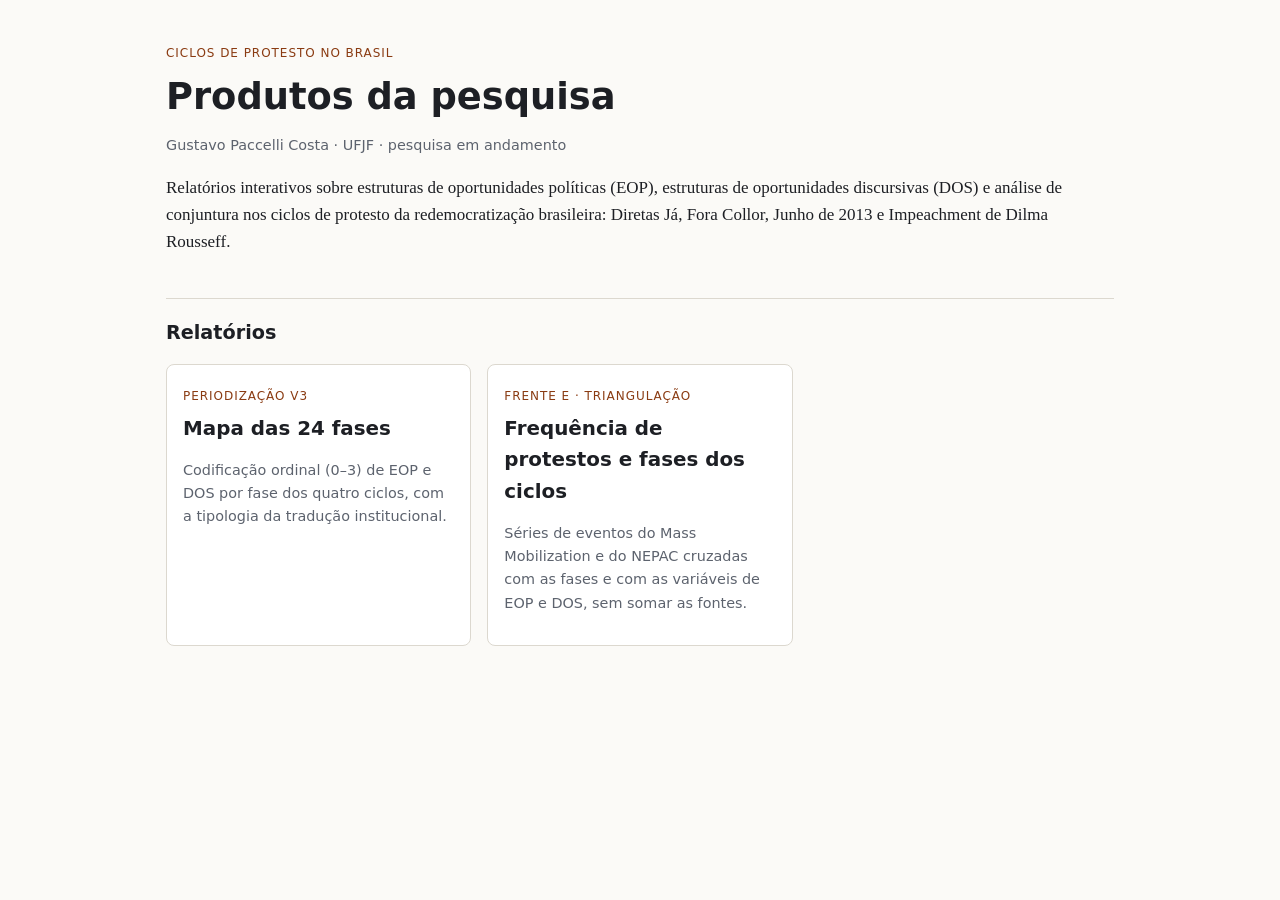
<file: produtos/index.html>
<!doctype html>
<html lang="pt-BR">
<head>
<meta charset="utf-8">
<meta name="viewport" content="width=device-width, initial-scale=1">
<title>Ciclos de Protesto: Produtos</title>
<meta name="description" content="Relatórios interativos da pesquisa Ciclos de Protesto no Brasil (Gustavo Paccelli Costa, UFJF).">
<link rel="stylesheet" href="estilo.css">
</head>
<body>
<main>
  <p class="kicker">Ciclos de Protesto no Brasil</p>
  <h1>Produtos da pesquisa</h1>
  <p class="meta">Gustavo Paccelli Costa · UFJF · pesquisa em andamento</p>
  <p>Relatórios interativos sobre estruturas de oportunidades políticas (EOP), estruturas de oportunidades discursivas (DOS) e análise de conjuntura nos ciclos de protesto da redemocratização brasileira: Diretas Já, Fora Collor, Junho de 2013 e Impeachment de Dilma Rousseff.</p>
  <h2>Relatórios</h2>
  <div class="cards">
    <a class="card" href="mapa-fases/">
      <span class="kicker">Periodização v3</span>
      <h3>Mapa das 24 fases</h3>
      <p class="meta">Codificação ordinal (0–3) de EOP e DOS por fase dos quatro ciclos, com a tipologia da tradução institucional.</p>
    </a>
    <a class="card" href="e1-triangulacao/">
      <span class="kicker">Frente E · Triangulação</span>
      <h3>Frequência de protestos e fases dos ciclos</h3>
      <p class="meta">Séries de eventos do Mass Mobilization e do NEPAC cruzadas com as fases e com as variáveis de EOP e DOS, sem somar as fontes.</p>
    </a>
  </div>
</main>
</body>
</html>
</file>
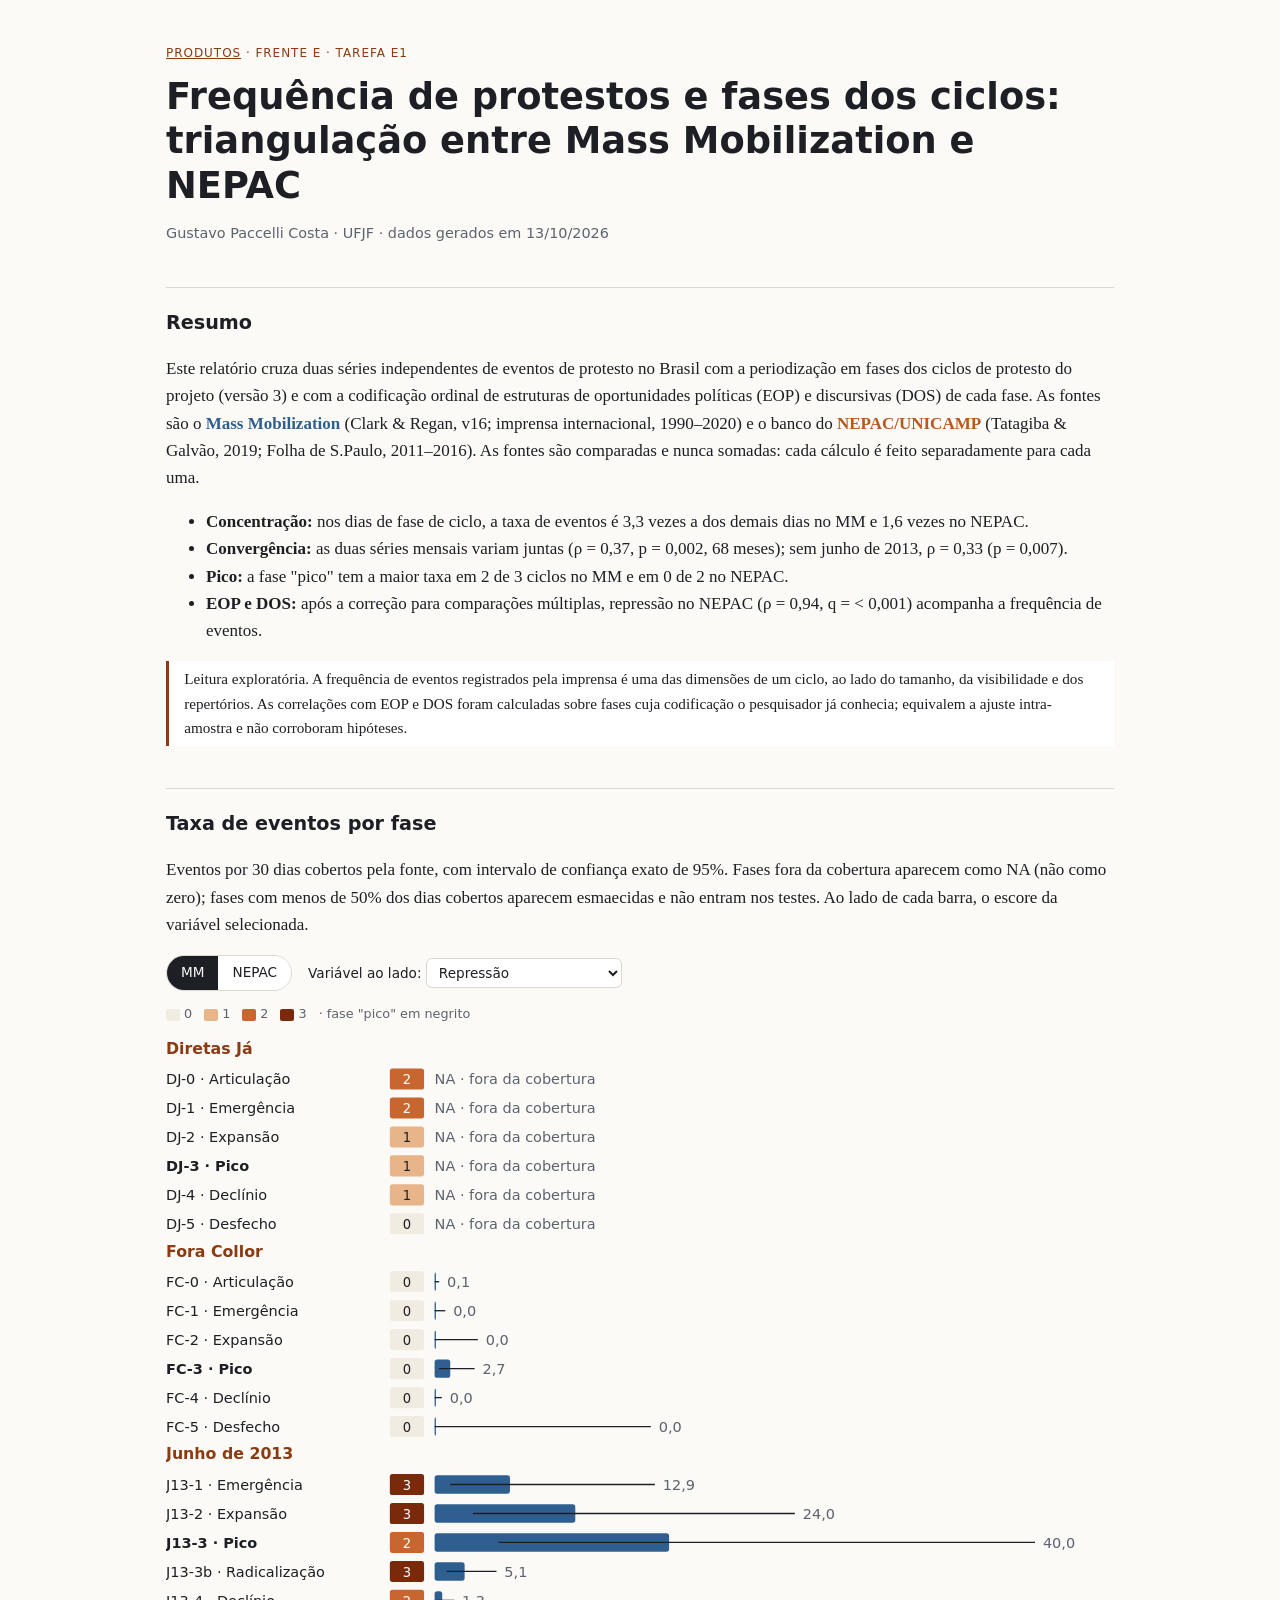
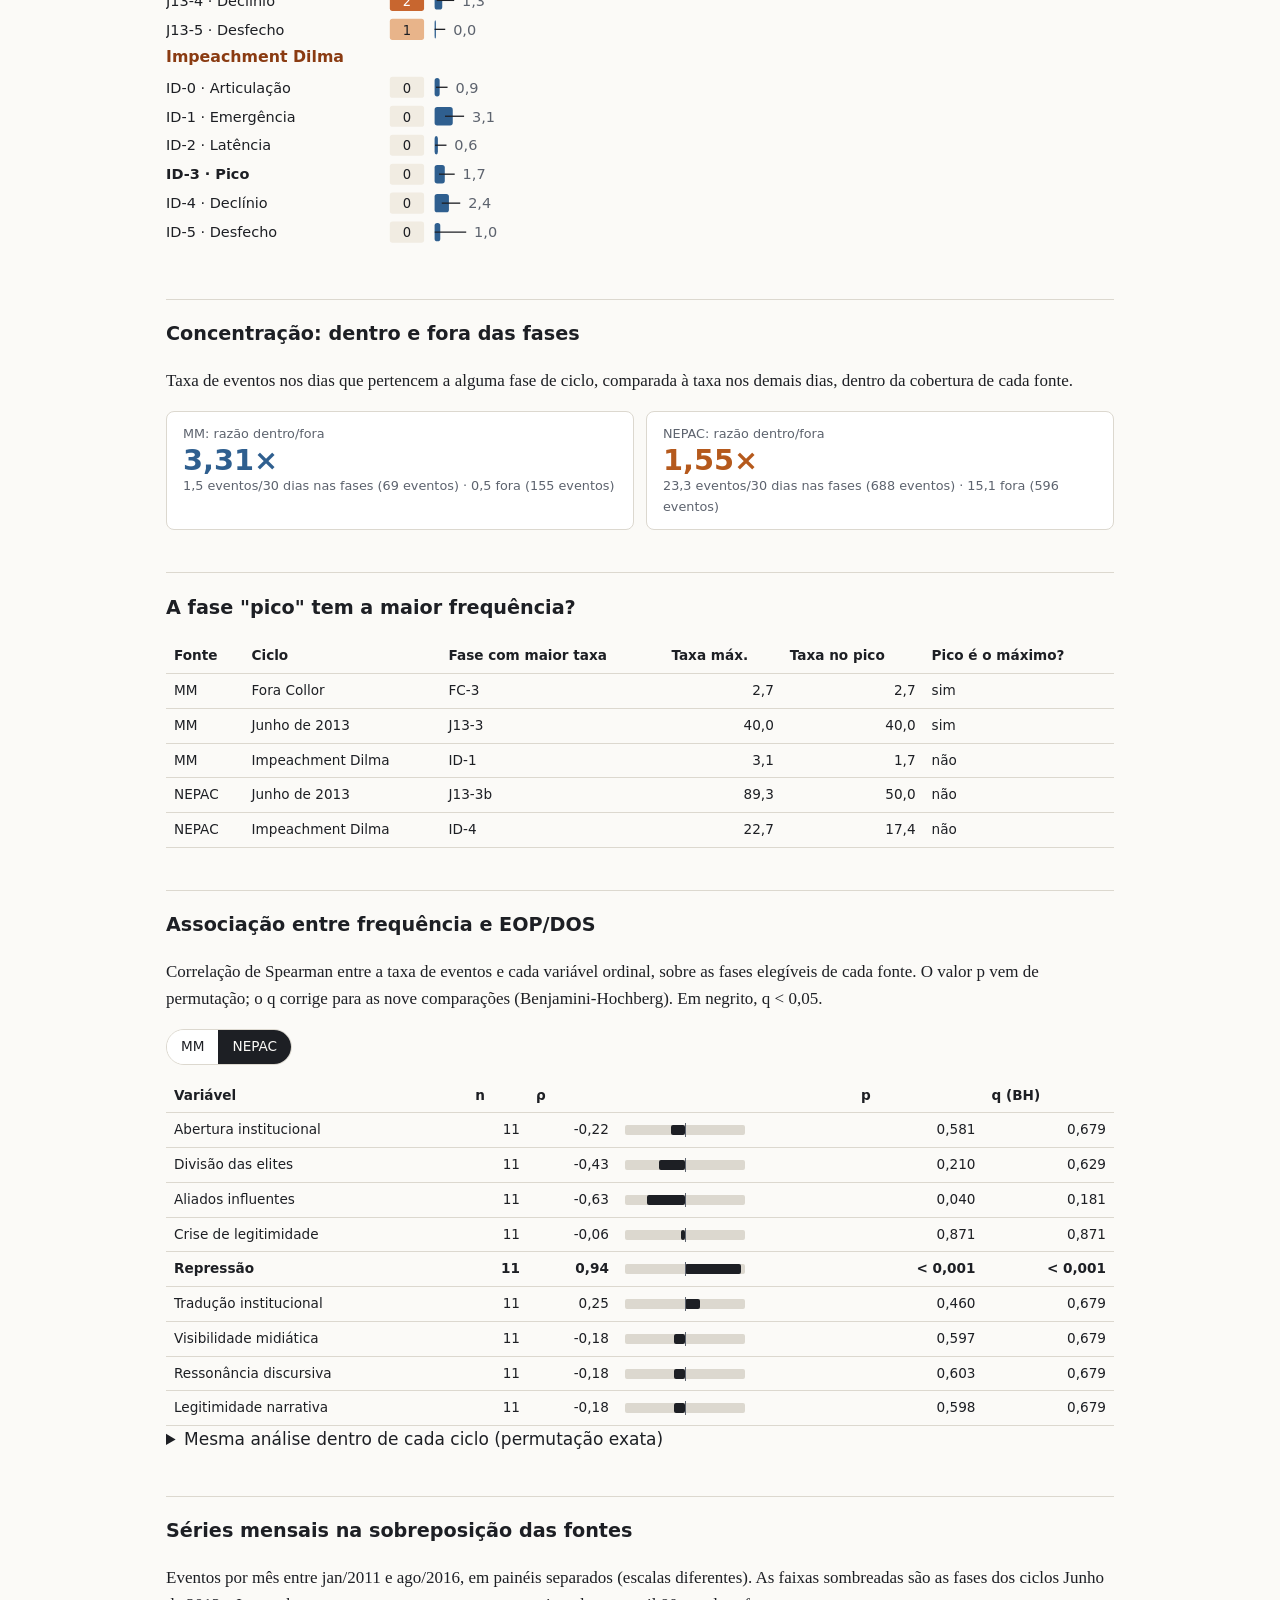
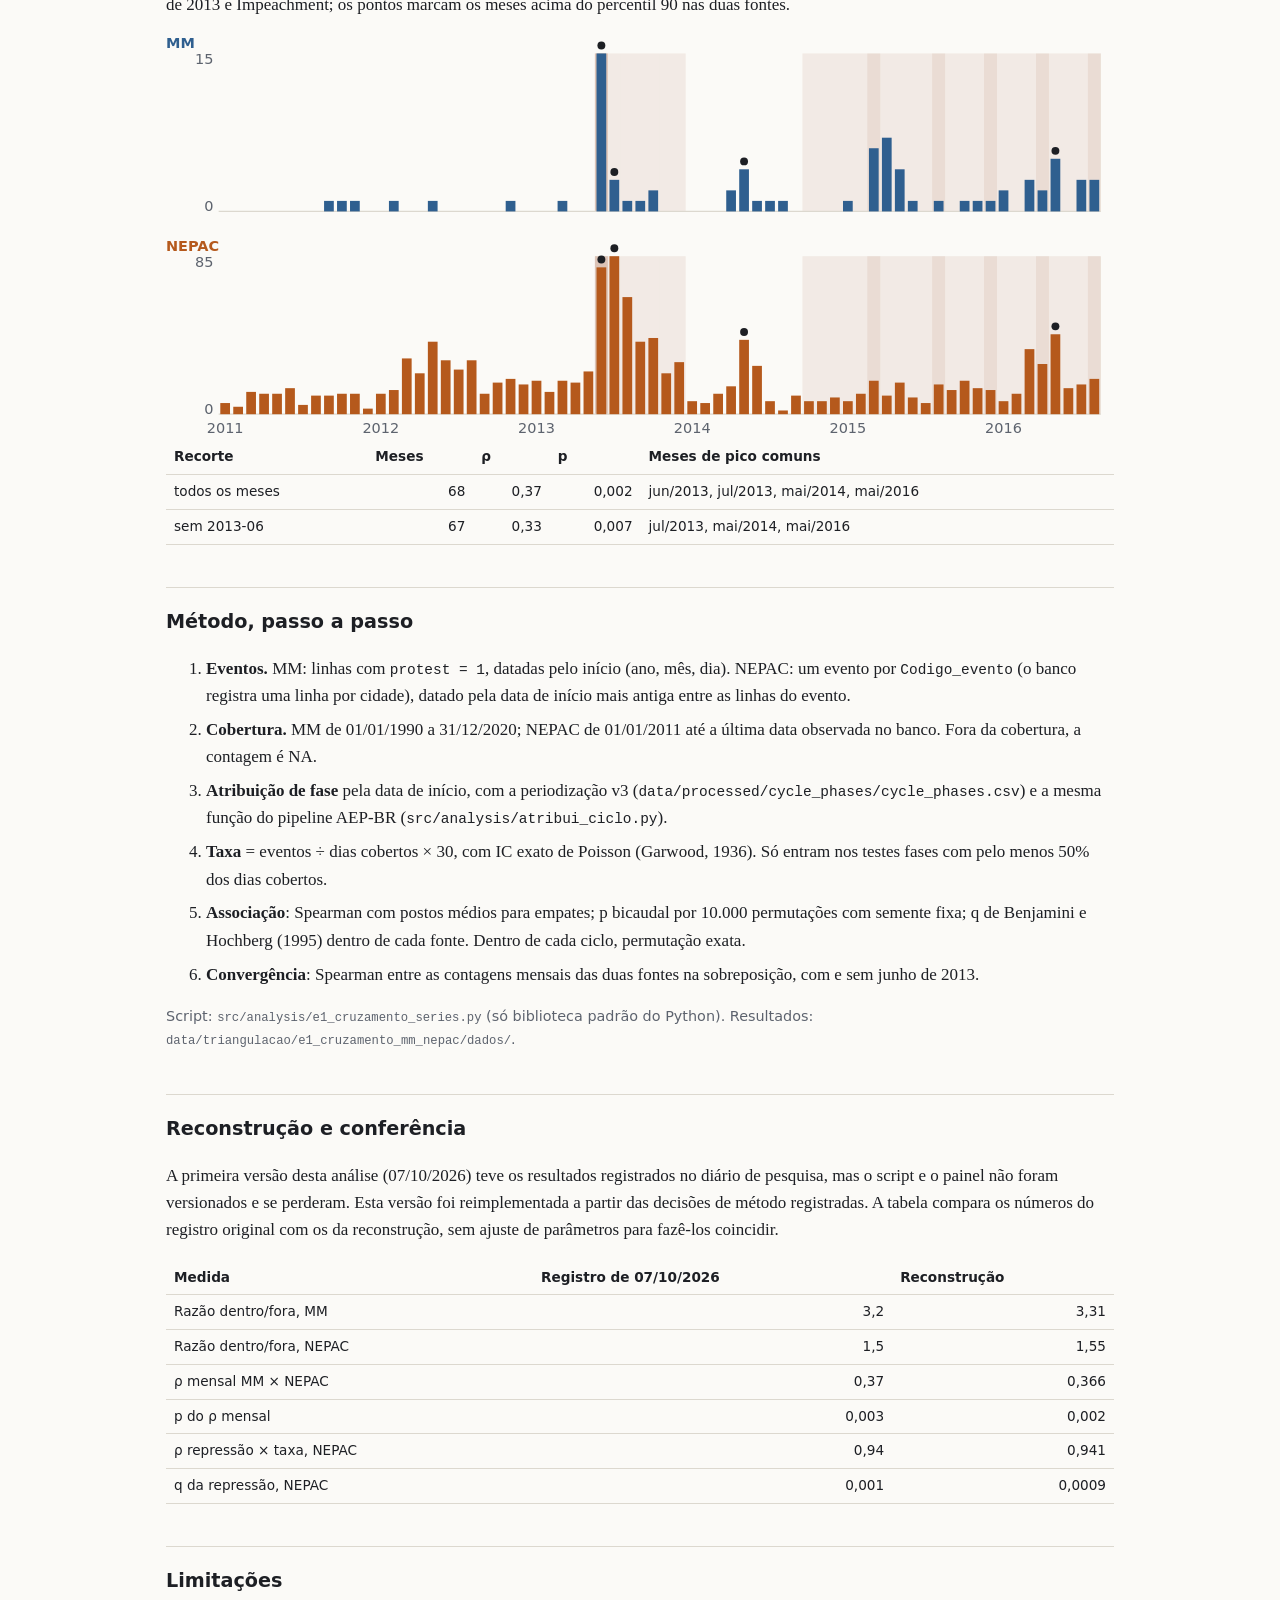
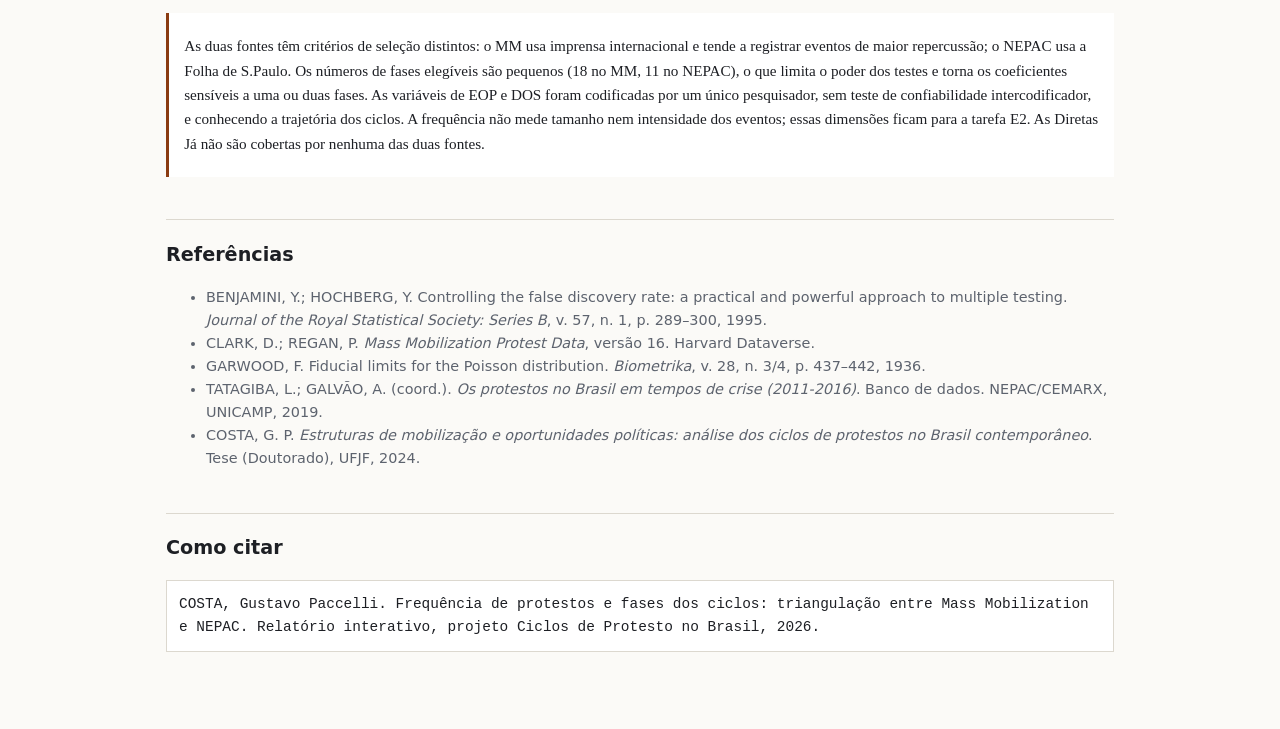
<file: produtos/e1-triangulacao/index.html>
<!doctype html>
<html lang="pt-BR">
<head>
<meta charset="utf-8">
<meta name="viewport" content="width=device-width, initial-scale=1">
<title>Triangulação MM × NEPAC</title>
<meta name="description" content="Cruzamento das séries de eventos do Mass Mobilization e do NEPAC com as fases dos ciclos de protesto no Brasil (tarefa E1).">
<link rel="stylesheet" href="../estilo.css">
<style>
  :root { --mm: #2f5f8f; --nepac: #b5591c; --faixa: rgba(138, 59, 18, .08); }
  @media (prefers-color-scheme: dark) { :root:not([data-theme="light"]) { --mm: #7fb0e0; --nepac: #f0a06a; --faixa: rgba(240, 160, 106, .10); } }
  :root[data-theme="dark"] { --mm: #7fb0e0; --nepac: #f0a06a; --faixa: rgba(240, 160, 106, .10); }
  .controles { display: flex; flex-wrap: wrap; gap: 8px 16px; align-items: center; margin: 1em 0; font-family: var(--sans); font-size: .85rem; }
  .seg { display: inline-flex; border: 1px solid var(--line); border-radius: 999px; overflow: hidden; }
  .seg button { font: inherit; padding: 6px 14px; border: 0; background: var(--card); color: var(--fg); cursor: pointer; }
  .seg button[aria-pressed="true"] { background: var(--fg); color: var(--bg); }
  select { font: inherit; padding: 5px 8px; background: var(--card); color: var(--fg); border: 1px solid var(--line); border-radius: 6px; max-width: 100%; }
  .tiles { display: grid; grid-template-columns: repeat(auto-fit, minmax(200px, 1fr)); gap: 12px; margin: 1em 0; }
  .tile { background: var(--card); border: 1px solid var(--line); border-radius: 8px; padding: 12px 16px; font-family: var(--sans); }
  .tile .num { font-size: 1.8rem; font-weight: 700; line-height: 1.1; }
  .tile .rot { font-size: .8rem; color: var(--muted); }
  .mm { color: var(--mm); } .nepac { color: var(--nepac); }
  svg { display: block; width: 100%; height: auto; font-family: var(--sans); }
  .grafico { min-width: 600px; }
  svg text { fill: var(--fg); font-size: 11px; }
  svg .muted { fill: var(--muted); }
  svg .eixo { stroke: var(--line); }
  table.dados { border-collapse: collapse; font-family: var(--sans); font-size: .85rem; width: 100%; }
  .dados th, .dados td { text-align: left; padding: 6px 8px; border-bottom: 1px solid var(--line); vertical-align: middle; }
  .dados td.n { text-align: right; font-variant-numeric: tabular-nums; }
  .dados tr.destaque td { font-weight: 700; }
  .rho { display: inline-block; width: 120px; height: 10px; background: var(--line); position: relative; vertical-align: middle; border-radius: 2px; }
  .rho span { position: absolute; top: 0; height: 10px; background: var(--fg); border-radius: 2px; }
  .rho::after { content: ""; position: absolute; left: 50%; top: -2px; height: 14px; border-left: 1px solid var(--muted); }
  .legenda { display: flex; flex-wrap: wrap; gap: 12px; font-family: var(--sans); font-size: .8rem; color: var(--muted); align-items: center; }
  .sw { display: inline-block; width: 14px; height: 12px; border-radius: 2px; vertical-align: middle; margin-right: 4px; }
  .v0 { background: var(--s0); } .v1 { background: var(--s1); } .v2 { background: var(--s2); } .v3 { background: var(--s3); }
  ol.passos li { margin-bottom: .4em; }
</style>
</head>
<body>
<main>
  <p class="kicker"><a href="../">Produtos</a> · Frente E · Tarefa E1</p>
  <h1>Frequência de protestos e fases dos ciclos: triangulação entre Mass Mobilization e NEPAC</h1>
  <p class="meta">Gustavo Paccelli Costa · UFJF · dados gerados em <span id="gerado"></span></p>

  <h2>Resumo</h2>
  <p>Este relatório cruza duas séries independentes de eventos de protesto no Brasil com a periodização em fases dos ciclos de protesto do projeto (versão 3) e com a codificação ordinal de estruturas de oportunidades políticas (EOP) e discursivas (DOS) de cada fase. As fontes são o <strong class="mm">Mass Mobilization</strong> (Clark &amp; Regan, v16; imprensa internacional, 1990–2020) e o banco do <strong class="nepac">NEPAC/UNICAMP</strong> (Tatagiba &amp; Galvão, 2019; Folha de S.Paulo, 2011–2016). As fontes são comparadas e nunca somadas: cada cálculo é feito separadamente para cada uma.</p>
  <ul id="resumo"></ul>
  <p class="nota">Leitura exploratória. A frequência de eventos registrados pela imprensa é uma das dimensões de um ciclo, ao lado do tamanho, da visibilidade e dos repertórios. As correlações com EOP e DOS foram calculadas sobre fases cuja codificação o pesquisador já conhecia; equivalem a ajuste intra-amostra e não corroboram hipóteses.</p>

  <h2>Taxa de eventos por fase</h2>
  <p>Eventos por 30 dias cobertos pela fonte, com intervalo de confiança exato de 95%. Fases fora da cobertura aparecem como NA (não como zero); fases com menos de 50% dos dias cobertos aparecem esmaecidas e não entram nos testes. Ao lado de cada barra, o escore da variável selecionada.</p>
  <div class="controles">
    <span class="seg" role="group" aria-label="Fonte" id="fonteTaxa"></span>
    <label>Variável ao lado: <select id="varTaxa"></select></label>
  </div>
  <div class="legenda"><span><span class="sw v0"></span>0</span><span><span class="sw v1"></span>1</span><span><span class="sw v2"></span>2</span><span><span class="sw v3"></span>3</span><span>· fase "pico" em negrito</span></div>
  <div class="scroll"><div id="graficoTaxa" class="grafico"></div></div>

  <h2>Concentração: dentro e fora das fases</h2>
  <p>Taxa de eventos nos dias que pertencem a alguma fase de ciclo, comparada à taxa nos demais dias, dentro da cobertura de cada fonte.</p>
  <div class="tiles" id="tiles"></div>

  <h2>A fase "pico" tem a maior frequência?</h2>
  <div class="scroll"><table class="dados" id="picos"></table></div>

  <h2>Associação entre frequência e EOP/DOS</h2>
  <p>Correlação de Spearman entre a taxa de eventos e cada variável ordinal, sobre as fases elegíveis de cada fonte. O valor p vem de permutação; o q corrige para as nove comparações (Benjamini-Hochberg). Em negrito, q &lt; 0,05.</p>
  <div class="controles"><span class="seg" role="group" aria-label="Fonte" id="fonteAssoc"></span></div>
  <div class="scroll"><table class="dados" id="assoc"></table></div>
  <details>
    <summary class="sans">Mesma análise dentro de cada ciclo (permutação exata)</summary>
    <p class="meta">Com 5 ou 6 fases por ciclo, o menor p possível é cerca de 0,003 (1/720 ou 1/120 ordenações); sem correção para comparações múltiplas. Células vazias: a variável não varia dentro do ciclo.</p>
    <div class="scroll"><table class="dados" id="intra"></table></div>
  </details>

  <h2>Séries mensais na sobreposição das fontes</h2>
  <p>Eventos por mês entre <span id="perMensal"></span>, em painéis separados (escalas diferentes). As faixas sombreadas são as fases dos ciclos Junho de 2013 e Impeachment; os pontos marcam os meses acima do percentil 90 nas duas fontes.</p>
  <div class="scroll"><div id="graficoMensal" class="grafico"></div></div>
  <div class="scroll"><table class="dados" id="conv"></table></div>

  <h2>Método, passo a passo</h2>
  <ol class="passos">
    <li><strong>Eventos.</strong> MM: linhas com <code>protest = 1</code>, datadas pelo início (ano, mês, dia). NEPAC: um evento por <code>Codigo_evento</code> (o banco registra uma linha por cidade), datado pela data de início mais antiga entre as linhas do evento.</li>
    <li><strong>Cobertura.</strong> MM de 01/01/1990 a 31/12/2020; NEPAC de 01/01/2011 até a última data observada no banco. Fora da cobertura, a contagem é NA.</li>
    <li><strong>Atribuição de fase</strong> pela data de início, com a periodização v3 (<code>data/processed/cycle_phases/cycle_phases.csv</code>) e a mesma função do pipeline AEP-BR (<code>src/analysis/atribui_ciclo.py</code>).</li>
    <li><strong>Taxa</strong> = eventos ÷ dias cobertos × 30, com IC exato de Poisson (Garwood, 1936). Só entram nos testes fases com pelo menos 50% dos dias cobertos.</li>
    <li><strong>Associação</strong>: Spearman com postos médios para empates; p bicaudal por 10.000 permutações com semente fixa; q de Benjamini e Hochberg (1995) dentro de cada fonte. Dentro de cada ciclo, permutação exata.</li>
    <li><strong>Convergência</strong>: Spearman entre as contagens mensais das duas fontes na sobreposição, com e sem junho de 2013.</li>
  </ol>
  <p class="meta">Script: <code>src/analysis/e1_cruzamento_series.py</code> (só biblioteca padrão do Python). Resultados: <code>data/triangulacao/e1_cruzamento_mm_nepac/dados/</code>.</p>

  <h2>Reconstrução e conferência</h2>
  <p>A primeira versão desta análise (07/10/2026) teve os resultados registrados no diário de pesquisa, mas o script e o painel não foram versionados e se perderam. Esta versão foi reimplementada a partir das decisões de método registradas. A tabela compara os números do registro original com os da reconstrução, sem ajuste de parâmetros para fazê-los coincidir.</p>
  <div class="scroll"><table class="dados" id="comparacao"></table></div>

  <h2>Limitações</h2>
  <div class="nota">
    <p>As duas fontes têm critérios de seleção distintos: o MM usa imprensa internacional e tende a registrar eventos de maior repercussão; o NEPAC usa a Folha de S.Paulo. Os números de fases elegíveis são pequenos (18 no MM, 11 no NEPAC), o que limita o poder dos testes e torna os coeficientes sensíveis a uma ou duas fases. As variáveis de EOP e DOS foram codificadas por um único pesquisador, sem teste de confiabilidade intercodificador, e conhecendo a trajetória dos ciclos. A frequência não mede tamanho nem intensidade dos eventos; essas dimensões ficam para a tarefa E2. As Diretas Já não são cobertas por nenhuma das duas fontes.</p>
  </div>

  <h2>Referências</h2>
  <ul class="meta">
    <li>BENJAMINI, Y.; HOCHBERG, Y. Controlling the false discovery rate: a practical and powerful approach to multiple testing. <em>Journal of the Royal Statistical Society: Series B</em>, v. 57, n. 1, p. 289–300, 1995.</li>
    <li>CLARK, D.; REGAN, P. <em>Mass Mobilization Protest Data</em>, versão 16. Harvard Dataverse.</li>
    <li>GARWOOD, F. Fiducial limits for the Poisson distribution. <em>Biometrika</em>, v. 28, n. 3/4, p. 437–442, 1936.</li>
    <li>TATAGIBA, L.; GALVÃO, A. (coord.). <em>Os protestos no Brasil em tempos de crise (2011-2016)</em>. Banco de dados. NEPAC/CEMARX, UNICAMP, 2019.</li>
    <li>COSTA, G. P. <em>Estruturas de mobilização e oportunidades políticas: análise dos ciclos de protestos no Brasil contemporâneo</em>. Tese (Doutorado), UFJF, 2024.</li>
  </ul>

  <h2>Como citar</h2>
  <pre>COSTA, Gustavo Paccelli. Frequência de protestos e fases dos ciclos: triangulação entre Mass Mobilization e NEPAC. Relatório interativo, projeto Ciclos de Protesto no Brasil, 2026.</pre>
</main>
<script>
const D = {"meta": {"gerado_em": "2026-10-13", "n_permutacoes": 10000, "semente": 20261007, "cobertura_min": 0.5, "fontes": {"MM": {"n_eventos": 224, "ini": "1990-01-01", "fim": "2020-12-31"}, "NEPAC": {"n_eventos": 1284, "ini": "2011-01-01", "fim": "2016-08-31"}}, "comparacao_log": [{"medida": "razao_dentro_fora_MM", "log_2026_10_07": 3.2, "reconstrucao": 3.31}, {"medida": "razao_dentro_fora_NEPAC", "log_2026_10_07": 1.5, "reconstrucao": 1.55}, {"medida": "rho_mensal", "log_2026_10_07": 0.37, "reconstrucao": 0.366}, {"medida": "p_mensal", "log_2026_10_07": 0.003, "reconstrucao": 0.002}, {"medida": "rho_repressao_NEPAC", "log_2026_10_07": 0.94, "reconstrucao": 0.941}, {"medida": "q_repressao_NEPAC", "log_2026_10_07": 0.001, "reconstrucao": 0.0009}]}, "variaveis": ["op_abertura_institucional", "op_divisao_elites", "op_aliados_influentes", "op_crise_legitimidade", "op_repressao", "traducao_institucional", "od_visibilidade_midia", "od_ressonancia_discursiva", "od_legitimidade_narrativa"], "fases": [{"phase_id": "DJ-0", "cycle": "diretas_ja", "phase": "articulacao", "date_start": "1982-11-15", "date_end": "1983-02-28", "fonte": "MM", "dias": 106, "dias_cobertos": 0, "cobertura": 0.0, "n_eventos": null, "taxa_30d": null, "ic_inf": null, "ic_sup": null, "elegivel": false, "op_abertura_institucional": "1", "op_divisao_elites": "1", "op_aliados_influentes": "1", "op_crise_legitimidade": "1", "op_repressao": "2", "traducao_institucional": "0", "od_visibilidade_midia": "1", "od_ressonancia_discursiva": "1", "od_legitimidade_narrativa": "1"}, {"phase_id": "DJ-0", "cycle": "diretas_ja", "phase": "articulacao", "date_start": "1982-11-15", "date_end": "1983-02-28", "fonte": "NEPAC", "dias": 106, "dias_cobertos": 0, "cobertura": 0.0, "n_eventos": null, "taxa_30d": null, "ic_inf": null, "ic_sup": null, "elegivel": false, "op_abertura_institucional": "1", "op_divisao_elites": "1", "op_aliados_influentes": "1", "op_crise_legitimidade": "1", "op_repressao": "2", "traducao_institucional": "0", "od_visibilidade_midia": "1", "od_ressonancia_discursiva": "1", "od_legitimidade_narrativa": "1"}, {"phase_id": "DJ-1", "cycle": "diretas_ja", "phase": "emergencia", "date_start": "1983-03-01", "date_end": "1983-12-31", "fonte": "MM", "dias": 306, "dias_cobertos": 0, "cobertura": 0.0, "n_eventos": null, "taxa_30d": null, "ic_inf": null, "ic_sup": null, "elegivel": false, "op_abertura_institucional": "1", "op_divisao_elites": "1", "op_aliados_influentes": "1", "op_crise_legitimidade": "2", "op_repressao": "2", "traducao_institucional": "0", "od_visibilidade_midia": "1", "od_ressonancia_discursiva": "2", "od_legitimidade_narrativa": "2"}, {"phase_id": "DJ-1", "cycle": "diretas_ja", "phase": "emergencia", "date_start": "1983-03-01", "date_end": "1983-12-31", "fonte": "NEPAC", "dias": 306, "dias_cobertos": 0, "cobertura": 0.0, "n_eventos": null, "taxa_30d": null, "ic_inf": null, "ic_sup": null, "elegivel": false, "op_abertura_institucional": "1", "op_divisao_elites": "1", "op_aliados_influentes": "1", "op_crise_legitimidade": "2", "op_repressao": "2", "traducao_institucional": "0", "od_visibilidade_midia": "1", "od_ressonancia_discursiva": "2", "od_legitimidade_narrativa": "2"}, {"phase_id": "DJ-2", "cycle": "diretas_ja", "phase": "expansao", "date_start": "1984-01-01", "date_end": "1984-03-31", "fonte": "MM", "dias": 91, "dias_cobertos": 0, "cobertura": 0.0, "n_eventos": null, "taxa_30d": null, "ic_inf": null, "ic_sup": null, "elegivel": false, "op_abertura_institucional": "1", "op_divisao_elites": "2", "op_aliados_influentes": "2", "op_crise_legitimidade": "2", "op_repressao": "1", "traducao_institucional": "0", "od_visibilidade_midia": "2", "od_ressonancia_discursiva": "3", "od_legitimidade_narrativa": "3"}, {"phase_id": "DJ-2", "cycle": "diretas_ja", "phase": "expansao", "date_start": "1984-01-01", "date_end": "1984-03-31", "fonte": "NEPAC", "dias": 91, "dias_cobertos": 0, "cobertura": 0.0, "n_eventos": null, "taxa_30d": null, "ic_inf": null, "ic_sup": null, "elegivel": false, "op_abertura_institucional": "1", "op_divisao_elites": "2", "op_aliados_influentes": "2", "op_crise_legitimidade": "2", "op_repressao": "1", "traducao_institucional": "0", "od_visibilidade_midia": "2", "od_ressonancia_discursiva": "3", "od_legitimidade_narrativa": "3"}, {"phase_id": "DJ-3", "cycle": "diretas_ja", "phase": "pico", "date_start": "1984-04-01", "date_end": "1984-04-30", "fonte": "MM", "dias": 30, "dias_cobertos": 0, "cobertura": 0.0, "n_eventos": null, "taxa_30d": null, "ic_inf": null, "ic_sup": null, "elegivel": false, "op_abertura_institucional": "1", "op_divisao_elites": "3", "op_aliados_influentes": "3", "op_crise_legitimidade": "3", "op_repressao": "1", "traducao_institucional": "0", "od_visibilidade_midia": "3", "od_ressonancia_discursiva": "3", "od_legitimidade_narrativa": "3"}, {"phase_id": "DJ-3", "cycle": "diretas_ja", "phase": "pico", "date_start": "1984-04-01", "date_end": "1984-04-30", "fonte": "NEPAC", "dias": 30, "dias_cobertos": 0, "cobertura": 0.0, "n_eventos": null, "taxa_30d": null, "ic_inf": null, "ic_sup": null, "elegivel": false, "op_abertura_institucional": "1", "op_divisao_elites": "3", "op_aliados_influentes": "3", "op_crise_legitimidade": "3", "op_repressao": "1", "traducao_institucional": "0", "od_visibilidade_midia": "3", "od_ressonancia_discursiva": "3", "od_legitimidade_narrativa": "3"}, {"phase_id": "DJ-4", "cycle": "diretas_ja", "phase": "declinio", "date_start": "1984-05-01", "date_end": "1984-12-31", "fonte": "MM", "dias": 245, "dias_cobertos": 0, "cobertura": 0.0, "n_eventos": null, "taxa_30d": null, "ic_inf": null, "ic_sup": null, "elegivel": false, "op_abertura_institucional": "1", "op_divisao_elites": "3", "op_aliados_influentes": "2", "op_crise_legitimidade": "2", "op_repressao": "1", "traducao_institucional": "1", "od_visibilidade_midia": "2", "od_ressonancia_discursiva": "2", "od_legitimidade_narrativa": "2"}, {"phase_id": "DJ-4", "cycle": "diretas_ja", "phase": "declinio", "date_start": "1984-05-01", "date_end": "1984-12-31", "fonte": "NEPAC", "dias": 245, "dias_cobertos": 0, "cobertura": 0.0, "n_eventos": null, "taxa_30d": null, "ic_inf": null, "ic_sup": null, "elegivel": false, "op_abertura_institucional": "1", "op_divisao_elites": "3", "op_aliados_influentes": "2", "op_crise_legitimidade": "2", "op_repressao": "1", "traducao_institucional": "1", "od_visibilidade_midia": "2", "od_ressonancia_discursiva": "2", "od_legitimidade_narrativa": "2"}, {"phase_id": "DJ-5", "cycle": "diretas_ja", "phase": "desfecho", "date_start": "1985-01-01", "date_end": "1985-03-31", "fonte": "MM", "dias": 90, "dias_cobertos": 0, "cobertura": 0.0, "n_eventos": null, "taxa_30d": null, "ic_inf": null, "ic_sup": null, "elegivel": false, "op_abertura_institucional": "2", "op_divisao_elites": "3", "op_aliados_influentes": "3", "op_crise_legitimidade": "2", "op_repressao": "0", "traducao_institucional": "2", "od_visibilidade_midia": "2", "od_ressonancia_discursiva": "2", "od_legitimidade_narrativa": "2"}, {"phase_id": "DJ-5", "cycle": "diretas_ja", "phase": "desfecho", "date_start": "1985-01-01", "date_end": "1985-03-31", "fonte": "NEPAC", "dias": 90, "dias_cobertos": 0, "cobertura": 0.0, "n_eventos": null, "taxa_30d": null, "ic_inf": null, "ic_sup": null, "elegivel": false, "op_abertura_institucional": "2", "op_divisao_elites": "3", "op_aliados_influentes": "3", "op_crise_legitimidade": "2", "op_repressao": "0", "traducao_institucional": "2", "od_visibilidade_midia": "2", "od_ressonancia_discursiva": "2", "od_legitimidade_narrativa": "2"}, {"phase_id": "FC-0", "cycle": "fora_collor", "phase": "articulacao", "date_start": "1991-11-01", "date_end": "1992-05-31", "fonte": "MM", "dias": 213, "dias_cobertos": 213, "cobertura": 1.0, "n_eventos": 1, "taxa_30d": 0.141, "ic_inf": 0.004, "ic_sup": 0.785, "elegivel": true, "op_abertura_institucional": "2", "op_divisao_elites": "1", "op_aliados_influentes": "1", "op_crise_legitimidade": "2", "op_repressao": "0", "traducao_institucional": "0", "od_visibilidade_midia": "1", "od_ressonancia_discursiva": "1", "od_legitimidade_narrativa": "1"}, {"phase_id": "FC-0", "cycle": "fora_collor", "phase": "articulacao", "date_start": "1991-11-01", "date_end": "1992-05-31", "fonte": "NEPAC", "dias": 213, "dias_cobertos": 0, "cobertura": 0.0, "n_eventos": null, "taxa_30d": null, "ic_inf": null, "ic_sup": null, "elegivel": false, "op_abertura_institucional": "2", "op_divisao_elites": "1", "op_aliados_influentes": "1", "op_crise_legitimidade": "2", "op_repressao": "0", "traducao_institucional": "0", "od_visibilidade_midia": "1", "od_ressonancia_discursiva": "1", "od_legitimidade_narrativa": "1"}, {"phase_id": "FC-1", "cycle": "fora_collor", "phase": "emergencia", "date_start": "1992-06-01", "date_end": "1992-07-31", "fonte": "MM", "dias": 61, "dias_cobertos": 61, "cobertura": 1.0, "n_eventos": 0, "taxa_30d": 0.0, "ic_inf": 0.0, "ic_sup": 1.814, "elegivel": true, "op_abertura_institucional": "2", "op_divisao_elites": "2", "op_aliados_influentes": "1", "op_crise_legitimidade": "2", "op_repressao": "0", "traducao_institucional": "0", "od_visibilidade_midia": "2", "od_ressonancia_discursiva": "1", "od_legitimidade_narrativa": "2"}, {"phase_id": "FC-1", "cycle": "fora_collor", "phase": "emergencia", "date_start": "1992-06-01", "date_end": "1992-07-31", "fonte": "NEPAC", "dias": 61, "dias_cobertos": 0, "cobertura": 0.0, "n_eventos": null, "taxa_30d": null, "ic_inf": null, "ic_sup": null, "elegivel": false, "op_abertura_institucional": "2", "op_divisao_elites": "2", "op_aliados_influentes": "1", "op_crise_legitimidade": "2", "op_repressao": "0", "traducao_institucional": "0", "od_visibilidade_midia": "2", "od_ressonancia_discursiva": "1", "od_legitimidade_narrativa": "2"}, {"phase_id": "FC-2", "cycle": "fora_collor", "phase": "expansao", "date_start": "1992-08-01", "date_end": "1992-08-15", "fonte": "MM", "dias": 15, "dias_cobertos": 15, "cobertura": 1.0, "n_eventos": 0, "taxa_30d": 0.0, "ic_inf": 0.0, "ic_sup": 7.378, "elegivel": true, "op_abertura_institucional": "3", "op_divisao_elites": "3", "op_aliados_influentes": "2", "op_crise_legitimidade": "3", "op_repressao": "0", "traducao_institucional": "1", "od_visibilidade_midia": "3", "od_ressonancia_discursiva": "2", "od_legitimidade_narrativa": "3"}, {"phase_id": "FC-2", "cycle": "fora_collor", "phase": "expansao", "date_start": "1992-08-01", "date_end": "1992-08-15", "fonte": "NEPAC", "dias": 15, "dias_cobertos": 0, "cobertura": 0.0, "n_eventos": null, "taxa_30d": null, "ic_inf": null, "ic_sup": null, "elegivel": false, "op_abertura_institucional": "3", "op_divisao_elites": "3", "op_aliados_influentes": "2", "op_crise_legitimidade": "3", "op_repressao": "0", "traducao_institucional": "1", "od_visibilidade_midia": "3", "od_ressonancia_discursiva": "2", "od_legitimidade_narrativa": "3"}, {"phase_id": "FC-3", "cycle": "fora_collor", "phase": "pico", "date_start": "1992-08-16", "date_end": "1992-09-29", "fonte": "MM", "dias": 45, "dias_cobertos": 45, "cobertura": 1.0, "n_eventos": 4, "taxa_30d": 2.667, "ic_inf": 0.727, "ic_sup": 6.828, "elegivel": true, "op_abertura_institucional": "3", "op_divisao_elites": "3", "op_aliados_influentes": "3", "op_crise_legitimidade": "3", "op_repressao": "0", "traducao_institucional": "2", "od_visibilidade_midia": "3", "od_ressonancia_discursiva": "3", "od_legitimidade_narrativa": "3"}, {"phase_id": "FC-3", "cycle": "fora_collor", "phase": "pico", "date_start": "1992-08-16", "date_end": "1992-09-29", "fonte": "NEPAC", "dias": 45, "dias_cobertos": 0, "cobertura": 0.0, "n_eventos": null, "taxa_30d": null, "ic_inf": null, "ic_sup": null, "elegivel": false, "op_abertura_institucional": "3", "op_divisao_elites": "3", "op_aliados_influentes": "3", "op_crise_legitimidade": "3", "op_repressao": "0", "traducao_institucional": "2", "od_visibilidade_midia": "3", "od_ressonancia_discursiva": "3", "od_legitimidade_narrativa": "3"}, {"phase_id": "FC-4", "cycle": "fora_collor", "phase": "declinio", "date_start": "1992-09-30", "date_end": "1992-12-28", "fonte": "MM", "dias": 90, "dias_cobertos": 90, "cobertura": 1.0, "n_eventos": 0, "taxa_30d": 0.0, "ic_inf": 0.0, "ic_sup": 1.23, "elegivel": true, "op_abertura_institucional": "3", "op_divisao_elites": "2", "op_aliados_influentes": "2", "op_crise_legitimidade": "2", "op_repressao": "0", "traducao_institucional": "3", "od_visibilidade_midia": "2", "od_ressonancia_discursiva": "2", "od_legitimidade_narrativa": "2"}, {"phase_id": "FC-4", "cycle": "fora_collor", "phase": "declinio", "date_start": "1992-09-30", "date_end": "1992-12-28", "fonte": "NEPAC", "dias": 90, "dias_cobertos": 0, "cobertura": 0.0, "n_eventos": null, "taxa_30d": null, "ic_inf": null, "ic_sup": null, "elegivel": false, "op_abertura_institucional": "3", "op_divisao_elites": "2", "op_aliados_influentes": "2", "op_crise_legitimidade": "2", "op_repressao": "0", "traducao_institucional": "3", "od_visibilidade_midia": "2", "od_ressonancia_discursiva": "2", "od_legitimidade_narrativa": "2"}, {"phase_id": "FC-5", "cycle": "fora_collor", "phase": "desfecho", "date_start": "1992-12-29", "date_end": "1992-12-31", "fonte": "MM", "dias": 3, "dias_cobertos": 3, "cobertura": 1.0, "n_eventos": 0, "taxa_30d": 0.0, "ic_inf": 0.0, "ic_sup": 36.889, "elegivel": true, "op_abertura_institucional": "3", "op_divisao_elites": "1", "op_aliados_influentes": "2", "op_crise_legitimidade": "1", "op_repressao": "0", "traducao_institucional": "3", "od_visibilidade_midia": "2", "od_ressonancia_discursiva": "1", "od_legitimidade_narrativa": "2"}, {"phase_id": "FC-5", "cycle": "fora_collor", "phase": "desfecho", "date_start": "1992-12-29", "date_end": "1992-12-31", "fonte": "NEPAC", "dias": 3, "dias_cobertos": 0, "cobertura": 0.0, "n_eventos": null, "taxa_30d": null, "ic_inf": null, "ic_sup": null, "elegivel": false, "op_abertura_institucional": "3", "op_divisao_elites": "1", "op_aliados_influentes": "2", "op_crise_legitimidade": "1", "op_repressao": "0", "traducao_institucional": "3", "od_visibilidade_midia": "2", "od_ressonancia_discursiva": "1", "od_legitimidade_narrativa": "2"}, {"phase_id": "J13-1", "cycle": "junho_2013", "phase": "emergencia", "date_start": "2013-06-06", "date_end": "2013-06-12", "fonte": "MM", "dias": 7, "dias_cobertos": 7, "cobertura": 1.0, "n_eventos": 3, "taxa_30d": 12.857, "ic_inf": 2.651, "ic_sup": 37.574, "elegivel": true, "op_abertura_institucional": "2", "op_divisao_elites": "1", "op_aliados_influentes": "0", "op_crise_legitimidade": "1", "op_repressao": "3", "traducao_institucional": "0", "od_visibilidade_midia": "1", "od_ressonancia_discursiva": "1", "od_legitimidade_narrativa": "1"}, {"phase_id": "J13-1", "cycle": "junho_2013", "phase": "emergencia", "date_start": "2013-06-06", "date_end": "2013-06-12", "fonte": "NEPAC", "dias": 7, "dias_cobertos": 7, "cobertura": 1.0, "n_eventos": 17, "taxa_30d": 72.857, "ic_inf": 42.442, "ic_sup": 116.651, "elegivel": true, "op_abertura_institucional": "2", "op_divisao_elites": "1", "op_aliados_influentes": "0", "op_crise_legitimidade": "1", "op_repressao": "3", "traducao_institucional": "0", "od_visibilidade_midia": "1", "od_ressonancia_discursiva": "1", "od_legitimidade_narrativa": "1"}, {"phase_id": "J13-2", "cycle": "junho_2013", "phase": "expansao", "date_start": "2013-06-13", "date_end": "2013-06-17", "fonte": "MM", "dias": 5, "dias_cobertos": 5, "cobertura": 1.0, "n_eventos": 4, "taxa_30d": 24.0, "ic_inf": 6.539, "ic_sup": 61.45, "elegivel": true, "op_abertura_institucional": "2", "op_divisao_elites": "1", "op_aliados_influentes": "1", "op_crise_legitimidade": "2", "op_repressao": "3", "traducao_institucional": "0", "od_visibilidade_midia": "3", "od_ressonancia_discursiva": "2", "od_legitimidade_narrativa": "2"}, {"phase_id": "J13-2", "cycle": "junho_2013", "phase": "expansao", "date_start": "2013-06-13", "date_end": "2013-06-17", "fonte": "NEPAC", "dias": 5, "dias_cobertos": 5, "cobertura": 1.0, "n_eventos": 11, "taxa_30d": 66.0, "ic_inf": 32.947, "ic_sup": 118.092, "elegivel": true, "op_abertura_institucional": "2", "op_divisao_elites": "1", "op_aliados_influentes": "1", "op_crise_legitimidade": "2", "op_repressao": "3", "traducao_institucional": "0", "od_visibilidade_midia": "3", "od_ressonancia_discursiva": "2", "od_legitimidade_narrativa": "2"}, {"phase_id": "J13-3", "cycle": "junho_2013", "phase": "pico", "date_start": "2013-06-18", "date_end": "2013-06-20", "fonte": "MM", "dias": 3, "dias_cobertos": 3, "cobertura": 1.0, "n_eventos": 4, "taxa_30d": 40.0, "ic_inf": 10.899, "ic_sup": 102.416, "elegivel": true, "op_abertura_institucional": "2", "op_divisao_elites": "2", "op_aliados_influentes": "1", "op_crise_legitimidade": "3", "op_repressao": "2", "traducao_institucional": "2", "od_visibilidade_midia": "3", "od_ressonancia_discursiva": "3", "od_legitimidade_narrativa": "3"}, {"phase_id": "J13-3", "cycle": "junho_2013", "phase": "pico", "date_start": "2013-06-18", "date_end": "2013-06-20", "fonte": "NEPAC", "dias": 3, "dias_cobertos": 3, "cobertura": 1.0, "n_eventos": 5, "taxa_30d": 50.0, "ic_inf": 16.235, "ic_sup": 116.683, "elegivel": true, "op_abertura_institucional": "2", "op_divisao_elites": "2", "op_aliados_influentes": "1", "op_crise_legitimidade": "3", "op_repressao": "2", "traducao_institucional": "2", "od_visibilidade_midia": "3", "od_ressonancia_discursiva": "3", "od_legitimidade_narrativa": "3"}, {"phase_id": "J13-3b", "cycle": "junho_2013", "phase": "radicalizacao", "date_start": "2013-06-21", "date_end": "2013-07-31", "fonte": "MM", "dias": 41, "dias_cobertos": 41, "cobertura": 1.0, "n_eventos": 7, "taxa_30d": 5.122, "ic_inf": 2.059, "ic_sup": 10.553, "elegivel": true, "op_abertura_institucional": "2", "op_divisao_elites": "2", "op_aliados_influentes": "1", "op_crise_legitimidade": "3", "op_repressao": "3", "traducao_institucional": "1", "od_visibilidade_midia": "2", "od_ressonancia_discursiva": "1", "od_legitimidade_narrativa": "1"}, {"phase_id": "J13-3b", "cycle": "junho_2013", "phase": "radicalizacao", "date_start": "2013-06-21", "date_end": "2013-07-31", "fonte": "NEPAC", "dias": 41, "dias_cobertos": 41, "cobertura": 1.0, "n_eventos": 122, "taxa_30d": 89.268, "ic_inf": 74.132, "ic_sup": 106.586, "elegivel": true, "op_abertura_institucional": "2", "op_divisao_elites": "2", "op_aliados_influentes": "1", "op_crise_legitimidade": "3", "op_repressao": "3", "traducao_institucional": "1", "od_visibilidade_midia": "2", "od_ressonancia_discursiva": "1", "od_legitimidade_narrativa": "1"}, {"phase_id": "J13-4", "cycle": "junho_2013", "phase": "declinio", "date_start": "2013-08-01", "date_end": "2013-10-31", "fonte": "MM", "dias": 92, "dias_cobertos": 92, "cobertura": 1.0, "n_eventos": 4, "taxa_30d": 1.304, "ic_inf": 0.355, "ic_sup": 3.34, "elegivel": true, "op_abertura_institucional": "2", "op_divisao_elites": "2", "op_aliados_influentes": "1", "op_crise_legitimidade": "2", "op_repressao": "2", "traducao_institucional": "1", "od_visibilidade_midia": "2", "od_ressonancia_discursiva": "2", "od_legitimidade_narrativa": "2"}, {"phase_id": "J13-4", "cycle": "junho_2013", "phase": "declinio", "date_start": "2013-08-01", "date_end": "2013-10-31", "fonte": "NEPAC", "dias": 92, "dias_cobertos": 92, "cobertura": 1.0, "n_eventos": 143, "taxa_30d": 46.63, "ic_inf": 39.301, "ic_sup": 54.93, "elegivel": true, "op_abertura_institucional": "2", "op_divisao_elites": "2", "op_aliados_influentes": "1", "op_crise_legitimidade": "2", "op_repressao": "2", "traducao_institucional": "1", "od_visibilidade_midia": "2", "od_ressonancia_discursiva": "2", "od_legitimidade_narrativa": "2"}, {"phase_id": "J13-5", "cycle": "junho_2013", "phase": "desfecho", "date_start": "2013-11-01", "date_end": "2013-12-31", "fonte": "MM", "dias": 61, "dias_cobertos": 61, "cobertura": 1.0, "n_eventos": 0, "taxa_30d": 0.0, "ic_inf": 0.0, "ic_sup": 1.814, "elegivel": true, "op_abertura_institucional": "2", "op_divisao_elites": "2", "op_aliados_influentes": "1", "op_crise_legitimidade": "2", "op_repressao": "1", "traducao_institucional": "1", "od_visibilidade_midia": "1", "od_ressonancia_discursiva": "1", "od_legitimidade_narrativa": "1"}, {"phase_id": "J13-5", "cycle": "junho_2013", "phase": "desfecho", "date_start": "2013-11-01", "date_end": "2013-12-31", "fonte": "NEPAC", "dias": 61, "dias_cobertos": 61, "cobertura": 1.0, "n_eventos": 50, "taxa_30d": 24.59, "ic_inf": 18.251, "ic_sup": 32.419, "elegivel": true, "op_abertura_institucional": "2", "op_divisao_elites": "2", "op_aliados_influentes": "1", "op_crise_legitimidade": "2", "op_repressao": "1", "traducao_institucional": "1", "od_visibilidade_midia": "1", "od_ressonancia_discursiva": "1", "od_legitimidade_narrativa": "1"}, {"phase_id": "ID-0", "cycle": "impeachment_dilma", "phase": "articulacao", "date_start": "2014-10-27", "date_end": "2015-03-14", "fonte": "MM", "dias": 139, "dias_cobertos": 139, "cobertura": 1.0, "n_eventos": 4, "taxa_30d": 0.863, "ic_inf": 0.235, "ic_sup": 2.21, "elegivel": true, "op_abertura_institucional": "2", "op_divisao_elites": "1", "op_aliados_influentes": "1", "op_crise_legitimidade": "1", "op_repressao": "0", "traducao_institucional": "0", "od_visibilidade_midia": "2", "od_ressonancia_discursiva": "1", "od_legitimidade_narrativa": "1"}, {"phase_id": "ID-0", "cycle": "impeachment_dilma", "phase": "articulacao", "date_start": "2014-10-27", "date_end": "2015-03-14", "fonte": "NEPAC", "dias": 139, "dias_cobertos": 139, "cobertura": 1.0, "n_eventos": 42, "taxa_30d": 9.065, "ic_inf": 6.533, "ic_sup": 12.253, "elegivel": true, "op_abertura_institucional": "2", "op_divisao_elites": "1", "op_aliados_influentes": "1", "op_crise_legitimidade": "1", "op_repressao": "0", "traducao_institucional": "0", "od_visibilidade_midia": "2", "od_ressonancia_discursiva": "1", "od_legitimidade_narrativa": "1"}, {"phase_id": "ID-1", "cycle": "impeachment_dilma", "phase": "emergencia", "date_start": "2015-03-15", "date_end": "2015-08-16", "fonte": "MM", "dias": 155, "dias_cobertos": 155, "cobertura": 1.0, "n_eventos": 16, "taxa_30d": 3.097, "ic_inf": 1.77, "ic_sup": 5.029, "elegivel": true, "op_abertura_institucional": "2", "op_divisao_elites": "3", "op_aliados_influentes": "2", "op_crise_legitimidade": "3", "op_repressao": "0", "traducao_institucional": "0", "od_visibilidade_midia": "3", "od_ressonancia_discursiva": "2", "od_legitimidade_narrativa": "2"}, {"phase_id": "ID-1", "cycle": "impeachment_dilma", "phase": "emergencia", "date_start": "2015-03-15", "date_end": "2015-08-16", "fonte": "NEPAC", "dias": 155, "dias_cobertos": 155, "cobertura": 1.0, "n_eventos": 63, "taxa_30d": 12.194, "ic_inf": 9.37, "ic_sup": 15.601, "elegivel": true, "op_abertura_institucional": "2", "op_divisao_elites": "3", "op_aliados_influentes": "2", "op_crise_legitimidade": "3", "op_repressao": "0", "traducao_institucional": "0", "od_visibilidade_midia": "3", "od_ressonancia_discursiva": "2", "od_legitimidade_narrativa": "2"}, {"phase_id": "ID-2", "cycle": "impeachment_dilma", "phase": "latencia", "date_start": "2015-08-17", "date_end": "2015-12-01", "fonte": "MM", "dias": 107, "dias_cobertos": 107, "cobertura": 1.0, "n_eventos": 2, "taxa_30d": 0.561, "ic_inf": 0.068, "ic_sup": 2.026, "elegivel": true, "op_abertura_institucional": "2", "op_divisao_elites": "3", "op_aliados_influentes": "2", "op_crise_legitimidade": "3", "op_repressao": "0", "traducao_institucional": "0", "od_visibilidade_midia": "2", "od_ressonancia_discursiva": "2", "od_legitimidade_narrativa": "2"}, {"phase_id": "ID-2", "cycle": "impeachment_dilma", "phase": "latencia", "date_start": "2015-08-17", "date_end": "2015-12-01", "fonte": "NEPAC", "dias": 107, "dias_cobertos": 107, "cobertura": 1.0, "n_eventos": 51, "taxa_30d": 14.299, "ic_inf": 10.647, "ic_sup": 18.801, "elegivel": true, "op_abertura_institucional": "2", "op_divisao_elites": "3", "op_aliados_influentes": "2", "op_crise_legitimidade": "3", "op_repressao": "0", "traducao_institucional": "0", "od_visibilidade_midia": "2", "od_ressonancia_discursiva": "2", "od_legitimidade_narrativa": "2"}, {"phase_id": "ID-3", "cycle": "impeachment_dilma", "phase": "pico", "date_start": "2015-12-02", "date_end": "2016-04-17", "fonte": "MM", "dias": 138, "dias_cobertos": 138, "cobertura": 1.0, "n_eventos": 8, "taxa_30d": 1.739, "ic_inf": 0.751, "ic_sup": 3.427, "elegivel": true, "op_abertura_institucional": "3", "op_divisao_elites": "3", "op_aliados_influentes": "3", "op_crise_legitimidade": "3", "op_repressao": "0", "traducao_institucional": "1", "od_visibilidade_midia": "3", "od_ressonancia_discursiva": "3", "od_legitimidade_narrativa": "3"}, {"phase_id": "ID-3", "cycle": "impeachment_dilma", "phase": "pico", "date_start": "2015-12-02", "date_end": "2016-04-17", "fonte": "NEPAC", "dias": 138, "dias_cobertos": 138, "cobertura": 1.0, "n_eventos": 80, "taxa_30d": 17.391, "ic_inf": 13.79, "ic_sup": 21.645, "elegivel": true, "op_abertura_institucional": "3", "op_divisao_elites": "3", "op_aliados_influentes": "3", "op_crise_legitimidade": "3", "op_repressao": "0", "traducao_institucional": "1", "od_visibilidade_midia": "3", "od_ressonancia_discursiva": "3", "od_legitimidade_narrativa": "3"}, {"phase_id": "ID-4", "cycle": "impeachment_dilma", "phase": "declinio", "date_start": "2016-04-18", "date_end": "2016-08-30", "fonte": "MM", "dias": 135, "dias_cobertos": 135, "cobertura": 1.0, "n_eventos": 11, "taxa_30d": 2.444, "ic_inf": 1.22, "ic_sup": 4.374, "elegivel": true, "op_abertura_institucional": "3", "op_divisao_elites": "2", "op_aliados_influentes": "2", "op_crise_legitimidade": "2", "op_repressao": "0", "traducao_institucional": "2", "od_visibilidade_midia": "2", "od_ressonancia_discursiva": "2", "od_legitimidade_narrativa": "2"}, {"phase_id": "ID-4", "cycle": "impeachment_dilma", "phase": "declinio", "date_start": "2016-04-18", "date_end": "2016-08-30", "fonte": "NEPAC", "dias": 135, "dias_cobertos": 135, "cobertura": 1.0, "n_eventos": 102, "taxa_30d": 22.667, "ic_inf": 18.482, "ic_sup": 27.516, "elegivel": true, "op_abertura_institucional": "3", "op_divisao_elites": "2", "op_aliados_influentes": "2", "op_crise_legitimidade": "2", "op_repressao": "0", "traducao_institucional": "2", "od_visibilidade_midia": "2", "od_ressonancia_discursiva": "2", "od_legitimidade_narrativa": "2"}, {"phase_id": "ID-5", "cycle": "impeachment_dilma", "phase": "desfecho", "date_start": "2016-08-31", "date_end": "2016-09-30", "fonte": "MM", "dias": 31, "dias_cobertos": 31, "cobertura": 1.0, "n_eventos": 1, "taxa_30d": 0.968, "ic_inf": 0.025, "ic_sup": 5.392, "elegivel": true, "op_abertura_institucional": "3", "op_divisao_elites": "1", "op_aliados_influentes": "2", "op_crise_legitimidade": "1", "op_repressao": "0", "traducao_institucional": "3", "od_visibilidade_midia": "2", "od_ressonancia_discursiva": "1", "od_legitimidade_narrativa": "1"}, {"phase_id": "ID-5", "cycle": "impeachment_dilma", "phase": "desfecho", "date_start": "2016-08-31", "date_end": "2016-09-30", "fonte": "NEPAC", "dias": 31, "dias_cobertos": 1, "cobertura": 0.032, "n_eventos": 2, "taxa_30d": 60.0, "ic_inf": 7.266, "ic_sup": 216.741, "elegivel": false, "op_abertura_institucional": "3", "op_divisao_elites": "1", "op_aliados_influentes": "2", "op_crise_legitimidade": "1", "op_repressao": "0", "traducao_institucional": "3", "od_visibilidade_midia": "2", "od_ressonancia_discursiva": "1", "od_legitimidade_narrativa": "1"}], "linha_de_base": [{"fonte": "MM", "dias_dentro": 1341, "eventos_dentro": 69, "taxa_dentro_30d": 1.544, "dias_fora": 9982, "eventos_fora": 155, "taxa_fora_30d": 0.466, "razao": 3.31}, {"fonte": "NEPAC", "dias_dentro": 884, "eventos_dentro": 688, "taxa_dentro_30d": 23.348, "dias_fora": 1186, "eventos_fora": 596, "taxa_fora_30d": 15.076, "razao": 1.55}], "picos": [{"fonte": "MM", "ciclo": "fora_collor", "fase_maior_taxa": "FC-3", "taxa_maior": 2.667, "taxa_pico": 2.667, "pico_e_maximo": true}, {"fonte": "MM", "ciclo": "junho_2013", "fase_maior_taxa": "J13-3", "taxa_maior": 40.0, "taxa_pico": 40.0, "pico_e_maximo": true}, {"fonte": "MM", "ciclo": "impeachment_dilma", "fase_maior_taxa": "ID-1", "taxa_maior": 3.097, "taxa_pico": 1.739, "pico_e_maximo": false}, {"fonte": "NEPAC", "ciclo": "junho_2013", "fase_maior_taxa": "J13-3b", "taxa_maior": 89.268, "taxa_pico": 50.0, "pico_e_maximo": false}, {"fonte": "NEPAC", "ciclo": "impeachment_dilma", "fase_maior_taxa": "ID-4", "taxa_maior": 22.667, "taxa_pico": 17.391, "pico_e_maximo": false}], "associacao": [{"fonte": "MM", "variavel": "op_abertura_institucional", "n_fases": 18, "rho": -0.277, "p_perm": 0.2838, "q_bh": 0.5515}, {"fonte": "MM", "variavel": "op_divisao_elites", "n_fases": 18, "rho": -0.022, "p_perm": 0.9339, "q_bh": 0.9339}, {"fonte": "MM", "variavel": "op_aliados_influentes", "n_fases": 18, "rho": -0.193, "p_perm": 0.4391, "q_bh": 0.6586}, {"fonte": "MM", "variavel": "op_crise_legitimidade", "n_fases": 18, "rho": 0.251, "p_perm": 0.3064, "q_bh": 0.5515}, {"fonte": "MM", "variavel": "op_repressao", "n_fases": 18, "rho": 0.585, "p_perm": 0.0113, "q_bh": 0.1017}, {"fonte": "MM", "variavel": "traducao_institucional", "n_fases": 18, "rho": -0.139, "p_perm": 0.5789, "q_bh": 0.7443}, {"fonte": "MM", "variavel": "od_visibilidade_midia", "n_fases": 18, "rho": 0.373, "p_perm": 0.1269, "q_bh": 0.3882}, {"fonte": "MM", "variavel": "od_ressonancia_discursiva", "n_fases": 18, "rho": 0.373, "p_perm": 0.1294, "q_bh": 0.3882}, {"fonte": "MM", "variavel": "od_legitimidade_narrativa", "n_fases": 18, "rho": 0.094, "p_perm": 0.7067, "q_bh": 0.795}, {"fonte": "NEPAC", "variavel": "op_abertura_institucional", "n_fases": 11, "rho": -0.224, "p_perm": 0.5809, "q_bh": 0.6788}, {"fonte": "NEPAC", "variavel": "op_divisao_elites", "n_fases": 11, "rho": -0.428, "p_perm": 0.2096, "q_bh": 0.6288}, {"fonte": "NEPAC", "variavel": "op_aliados_influentes", "n_fases": 11, "rho": -0.631, "p_perm": 0.0403, "q_bh": 0.1814}, {"fonte": "NEPAC", "variavel": "op_crise_legitimidade", "n_fases": 11, "rho": -0.059, "p_perm": 0.8713, "q_bh": 0.8713}, {"fonte": "NEPAC", "variavel": "op_repressao", "n_fases": 11, "rho": 0.941, "p_perm": 0.0001, "q_bh": 0.0009}, {"fonte": "NEPAC", "variavel": "traducao_institucional", "n_fases": 11, "rho": 0.25, "p_perm": 0.4601, "q_bh": 0.6788}, {"fonte": "NEPAC", "variavel": "od_visibilidade_midia", "n_fases": 11, "rho": -0.181, "p_perm": 0.597, "q_bh": 0.6788}, {"fonte": "NEPAC", "variavel": "od_ressonancia_discursiva", "n_fases": 11, "rho": -0.177, "p_perm": 0.6034, "q_bh": 0.6788}, {"fonte": "NEPAC", "variavel": "od_legitimidade_narrativa", "n_fases": 11, "rho": -0.177, "p_perm": 0.5984, "q_bh": 0.6788}], "intraciclo": [{"fonte": "MM", "ciclo": "fora_collor", "variavel": "op_abertura_institucional", "n_fases": 6, "rho": -0.122, "p_exato": 1.0}, {"fonte": "MM", "ciclo": "fora_collor", "variavel": "op_divisao_elites", "n_fases": 6, "rho": 0.141, "p_exato": 0.9333}, {"fonte": "MM", "ciclo": "fora_collor", "variavel": "op_aliados_influentes", "n_fases": 6, "rho": 0.274, "p_exato": 0.5333}, {"fonte": "MM", "ciclo": "fora_collor", "variavel": "op_crise_legitimidade", "n_fases": 6, "rho": 0.42, "p_exato": 0.4667}, {"fonte": "MM", "ciclo": "fora_collor", "variavel": "op_repressao", "n_fases": 6, "rho": null, "p_exato": null}, {"fonte": "MM", "ciclo": "fora_collor", "variavel": "traducao_institucional", "n_fases": 6, "rho": -0.226, "p_exato": 0.6667}, {"fonte": "MM", "ciclo": "fora_collor", "variavel": "od_visibilidade_midia", "n_fases": 6, "rho": 0.055, "p_exato": 1.0}, {"fonte": "MM", "ciclo": "fora_collor", "variavel": "od_ressonancia_discursiva", "n_fases": 6, "rho": 0.365, "p_exato": 0.5}, {"fonte": "MM", "ciclo": "fora_collor", "variavel": "od_legitimidade_narrativa", "n_fases": 6, "rho": 0.055, "p_exato": 1.0}, {"fonte": "MM", "ciclo": "junho_2013", "variavel": "op_abertura_institucional", "n_fases": 6, "rho": null, "p_exato": null}, {"fonte": "MM", "ciclo": "junho_2013", "variavel": "op_divisao_elites", "n_fases": 6, "rho": -0.414, "p_exato": 0.5333}, {"fonte": "MM", "ciclo": "junho_2013", "variavel": "op_aliados_influentes", "n_fases": 6, "rho": -0.131, "p_exato": 1.0}, {"fonte": "MM", "ciclo": "junho_2013", "variavel": "op_crise_legitimidade", "n_fases": 6, "rho": 0.247, "p_exato": 0.6333}, {"fonte": "MM", "ciclo": "junho_2013", "variavel": "op_repressao", "n_fases": 6, "rho": 0.463, "p_exato": 0.3667}, {"fonte": "MM", "ciclo": "junho_2013", "variavel": "traducao_institucional", "n_fases": 6, "rho": 0.0, "p_exato": 1.0}, {"fonte": "MM", "ciclo": "junho_2013", "variavel": "od_visibilidade_midia", "n_fases": 6, "rho": 0.717, "p_exato": 0.1778}, {"fonte": "MM", "ciclo": "junho_2013", "variavel": "od_ressonancia_discursiva", "n_fases": 6, "rho": 0.617, "p_exato": 0.2333}, {"fonte": "MM", "ciclo": "junho_2013", "variavel": "od_legitimidade_narrativa", "n_fases": 6, "rho": 0.617, "p_exato": 0.2333}, {"fonte": "MM", "ciclo": "impeachment_dilma", "variavel": "op_abertura_institucional", "n_fases": 6, "rho": 0.293, "p_exato": 0.7}, {"fonte": "MM", "ciclo": "impeachment_dilma", "variavel": "op_divisao_elites", "n_fases": 6, "rho": 0.247, "p_exato": 0.6667}, {"fonte": "MM", "ciclo": "impeachment_dilma", "variavel": "op_aliados_influentes", "n_fases": 6, "rho": 0.338, "p_exato": 0.6667}, {"fonte": "MM", "ciclo": "impeachment_dilma", "variavel": "op_crise_legitimidade", "n_fases": 6, "rho": 0.247, "p_exato": 0.6667}, {"fonte": "MM", "ciclo": "impeachment_dilma", "variavel": "op_repressao", "n_fases": 6, "rho": null, "p_exato": null}, {"fonte": "MM", "ciclo": "impeachment_dilma", "variavel": "traducao_institucional", "n_fases": 6, "rho": 0.213, "p_exato": 0.7333}, {"fonte": "MM", "ciclo": "impeachment_dilma", "variavel": "od_visibilidade_midia", "n_fases": 6, "rho": 0.621, "p_exato": 0.2667}, {"fonte": "MM", "ciclo": "impeachment_dilma", "variavel": "od_ressonancia_discursiva", "n_fases": 6, "rho": 0.37, "p_exato": 0.4667}, {"fonte": "MM", "ciclo": "impeachment_dilma", "variavel": "od_legitimidade_narrativa", "n_fases": 6, "rho": 0.37, "p_exato": 0.4667}, {"fonte": "NEPAC", "ciclo": "junho_2013", "variavel": "op_abertura_institucional", "n_fases": 6, "rho": null, "p_exato": null}, {"fonte": "NEPAC", "ciclo": "junho_2013", "variavel": "op_divisao_elites", "n_fases": 6, "rho": -0.414, "p_exato": 0.5333}, {"fonte": "NEPAC", "ciclo": "junho_2013", "variavel": "op_aliados_influentes", "n_fases": 6, "rho": -0.393, "p_exato": 0.6667}, {"fonte": "NEPAC", "ciclo": "junho_2013", "variavel": "op_crise_legitimidade", "n_fases": 6, "rho": 0.123, "p_exato": 0.8}, {"fonte": "NEPAC", "ciclo": "junho_2013", "variavel": "op_repressao", "n_fases": 6, "rho": 0.926, "p_exato": 0.0333}, {"fonte": "NEPAC", "ciclo": "junho_2013", "variavel": "traducao_institucional", "n_fases": 6, "rho": -0.37, "p_exato": 0.4667}, {"fonte": "NEPAC", "ciclo": "junho_2013", "variavel": "od_visibilidade_midia", "n_fases": 6, "rho": 0.12, "p_exato": 0.8444}, {"fonte": "NEPAC", "ciclo": "junho_2013", "variavel": "od_ressonancia_discursiva", "n_fases": 6, "rho": -0.278, "p_exato": 0.6333}, {"fonte": "NEPAC", "ciclo": "junho_2013", "variavel": "od_legitimidade_narrativa", "n_fases": 6, "rho": -0.278, "p_exato": 0.6333}, {"fonte": "NEPAC", "ciclo": "impeachment_dilma", "variavel": "op_abertura_institucional", "n_fases": 5, "rho": 0.866, "p_exato": 0.2}, {"fonte": "NEPAC", "ciclo": "impeachment_dilma", "variavel": "op_divisao_elites", "n_fases": 5, "rho": 0.224, "p_exato": 0.8}, {"fonte": "NEPAC", "ciclo": "impeachment_dilma", "variavel": "op_aliados_influentes", "n_fases": 5, "rho": 0.671, "p_exato": 0.3}, {"fonte": "NEPAC", "ciclo": "impeachment_dilma", "variavel": "op_crise_legitimidade", "n_fases": 5, "rho": 0.224, "p_exato": 0.8}, {"fonte": "NEPAC", "ciclo": "impeachment_dilma", "variavel": "op_repressao", "n_fases": 5, "rho": null, "p_exato": null}, {"fonte": "NEPAC", "ciclo": "impeachment_dilma", "variavel": "traducao_institucional", "n_fases": 5, "rho": 0.894, "p_exato": 0.1}, {"fonte": "NEPAC", "ciclo": "impeachment_dilma", "variavel": "od_visibilidade_midia", "n_fases": 5, "rho": 0.0, "p_exato": 1.0}, {"fonte": "NEPAC", "ciclo": "impeachment_dilma", "variavel": "od_ressonancia_discursiva", "n_fases": 5, "rho": 0.671, "p_exato": 0.3}, {"fonte": "NEPAC", "ciclo": "impeachment_dilma", "variavel": "od_legitimidade_narrativa", "n_fases": 5, "rho": 0.671, "p_exato": 0.3}], "mensal": [{"ano_mes": "2011-01", "MM": 0, "NEPAC": 6}, {"ano_mes": "2011-02", "MM": 0, "NEPAC": 4}, {"ano_mes": "2011-03", "MM": 0, "NEPAC": 12}, {"ano_mes": "2011-04", "MM": 0, "NEPAC": 11}, {"ano_mes": "2011-05", "MM": 0, "NEPAC": 11}, {"ano_mes": "2011-06", "MM": 0, "NEPAC": 14}, {"ano_mes": "2011-07", "MM": 0, "NEPAC": 5}, {"ano_mes": "2011-08", "MM": 0, "NEPAC": 10}, {"ano_mes": "2011-09", "MM": 1, "NEPAC": 10}, {"ano_mes": "2011-10", "MM": 1, "NEPAC": 11}, {"ano_mes": "2011-11", "MM": 1, "NEPAC": 11}, {"ano_mes": "2011-12", "MM": 0, "NEPAC": 3}, {"ano_mes": "2012-01", "MM": 0, "NEPAC": 11}, {"ano_mes": "2012-02", "MM": 1, "NEPAC": 13}, {"ano_mes": "2012-03", "MM": 0, "NEPAC": 30}, {"ano_mes": "2012-04", "MM": 0, "NEPAC": 22}, {"ano_mes": "2012-05", "MM": 1, "NEPAC": 39}, {"ano_mes": "2012-06", "MM": 0, "NEPAC": 29}, {"ano_mes": "2012-07", "MM": 0, "NEPAC": 24}, {"ano_mes": "2012-08", "MM": 0, "NEPAC": 29}, {"ano_mes": "2012-09", "MM": 0, "NEPAC": 11}, {"ano_mes": "2012-10", "MM": 0, "NEPAC": 17}, {"ano_mes": "2012-11", "MM": 1, "NEPAC": 19}, {"ano_mes": "2012-12", "MM": 0, "NEPAC": 16}, {"ano_mes": "2013-01", "MM": 0, "NEPAC": 18}, {"ano_mes": "2013-02", "MM": 0, "NEPAC": 12}, {"ano_mes": "2013-03", "MM": 1, "NEPAC": 18}, {"ano_mes": "2013-04", "MM": 0, "NEPAC": 17}, {"ano_mes": "2013-05", "MM": 0, "NEPAC": 23}, {"ano_mes": "2013-06", "MM": 15, "NEPAC": 79}, {"ano_mes": "2013-07", "MM": 3, "NEPAC": 85}, {"ano_mes": "2013-08", "MM": 1, "NEPAC": 63}, {"ano_mes": "2013-09", "MM": 1, "NEPAC": 39}, {"ano_mes": "2013-10", "MM": 2, "NEPAC": 41}, {"ano_mes": "2013-11", "MM": 0, "NEPAC": 22}, {"ano_mes": "2013-12", "MM": 0, "NEPAC": 28}, {"ano_mes": "2014-01", "MM": 0, "NEPAC": 7}, {"ano_mes": "2014-02", "MM": 0, "NEPAC": 6}, {"ano_mes": "2014-03", "MM": 0, "NEPAC": 11}, {"ano_mes": "2014-04", "MM": 2, "NEPAC": 15}, {"ano_mes": "2014-05", "MM": 4, "NEPAC": 40}, {"ano_mes": "2014-06", "MM": 1, "NEPAC": 26}, {"ano_mes": "2014-07", "MM": 1, "NEPAC": 7}, {"ano_mes": "2014-08", "MM": 1, "NEPAC": 2}, {"ano_mes": "2014-09", "MM": 0, "NEPAC": 10}, {"ano_mes": "2014-10", "MM": 0, "NEPAC": 7}, {"ano_mes": "2014-11", "MM": 0, "NEPAC": 7}, {"ano_mes": "2014-12", "MM": 0, "NEPAC": 9}, {"ano_mes": "2015-01", "MM": 1, "NEPAC": 7}, {"ano_mes": "2015-02", "MM": 0, "NEPAC": 11}, {"ano_mes": "2015-03", "MM": 6, "NEPAC": 18}, {"ano_mes": "2015-04", "MM": 7, "NEPAC": 10}, {"ano_mes": "2015-05", "MM": 4, "NEPAC": 17}, {"ano_mes": "2015-06", "MM": 1, "NEPAC": 9}, {"ano_mes": "2015-07", "MM": 0, "NEPAC": 6}, {"ano_mes": "2015-08", "MM": 1, "NEPAC": 16}, {"ano_mes": "2015-09", "MM": 0, "NEPAC": 13}, {"ano_mes": "2015-10", "MM": 1, "NEPAC": 18}, {"ano_mes": "2015-11", "MM": 1, "NEPAC": 14}, {"ano_mes": "2015-12", "MM": 1, "NEPAC": 13}, {"ano_mes": "2016-01", "MM": 2, "NEPAC": 7}, {"ano_mes": "2016-02", "MM": 0, "NEPAC": 11}, {"ano_mes": "2016-03", "MM": 3, "NEPAC": 35}, {"ano_mes": "2016-04", "MM": 2, "NEPAC": 27}, {"ano_mes": "2016-05", "MM": 5, "NEPAC": 43}, {"ano_mes": "2016-06", "MM": 0, "NEPAC": 14}, {"ano_mes": "2016-07", "MM": 3, "NEPAC": 16}, {"ano_mes": "2016-08", "MM": 3, "NEPAC": 19}], "convergencia": [{"recorte": "todos os meses", "n_meses": 68, "rho": 0.366, "p_perm": 0.002, "limiar_p90_MM": 3, "limiar_p90_NEPAC": 39, "meses_pico_comuns": "2013-06;2013-07;2014-05;2016-05"}, {"recorte": "sem 2013-06", "n_meses": 67, "rho": 0.334, "p_perm": 0.0073, "limiar_p90_MM": 3, "limiar_p90_NEPAC": 39, "meses_pico_comuns": "2013-07;2014-05;2016-05"}], "meses_pico_comuns": ["2013-06", "2013-07", "2014-05", "2016-05"]};
const CICLOS = {diretas_ja:"Diretas Já", fora_collor:"Fora Collor", junho_2013:"Junho de 2013", impeachment_dilma:"Impeachment Dilma"};
const FASES = {articulacao:"Articulação",emergencia:"Emergência",expansao:"Expansão",pico:"Pico",latencia:"Latência",radicalizacao:"Radicalização",declinio:"Declínio",desfecho:"Desfecho"};
const VARS = {op_abertura_institucional:"Abertura institucional",op_divisao_elites:"Divisão das elites",op_aliados_influentes:"Aliados influentes",op_crise_legitimidade:"Crise de legitimidade",op_repressao:"Repressão",traducao_institucional:"Tradução institucional",od_visibilidade_midia:"Visibilidade midiática",od_ressonancia_discursiva:"Ressonância discursiva",od_legitimidade_narrativa:"Legitimidade narrativa"};
const COR = {MM:"var(--mm)", NEPAC:"var(--nepac)"};
const esc = s => String(s).replace(/[&<>"]/g, c => ({"&":"&amp;","<":"&lt;",">":"&gt;",'"':"&quot;"}[c]));
const num = (x, d=2) => x === null || x === undefined ? "NA" : Number(x).toLocaleString("pt-BR", {minimumFractionDigits:d, maximumFractionDigits:d});
const pv = x => x === null ? "NA" : x < 0.001 ? "< 0,001" : num(x, 3);
const fmtD = d => d.split("-").reverse().join("/");
const mesTxt = m => { const [a, b] = m.split("-"); return ["jan","fev","mar","abr","mai","jun","jul","ago","set","out","nov","dez"][+b-1] + "/" + a; };
document.getElementById("gerado").textContent = fmtD(D.meta.gerado_em);

function seg(id, ini, cb) {
  const el = document.getElementById(id);
  el.innerHTML = ["MM","NEPAC"].map(f => `<button data-f="${f}" aria-pressed="${f===ini}">${f}</button>`).join("");
  el.addEventListener("click", e => { const b = e.target.closest("button"); if (!b) return;
    el.querySelectorAll("button").forEach(x => x.setAttribute("aria-pressed", x === b)); cb(b.dataset.f); });
}

// ---------- resumo (gerado dos dados) ----------
(() => {
  const b = Object.fromEntries(D.linha_de_base.map(x => [x.fonte, x]));
  const c = D.convergencia;
  const sig = D.associacao.filter(a => a.q_bh !== null && a.q_bh < 0.05);
  const pk = f => D.picos.filter(p => p.fonte === f);
  const li = [
    `<strong>Concentração:</strong> nos dias de fase de ciclo, a taxa de eventos é ${num(b.MM.razao,1)} vezes a dos demais dias no MM e ${num(b.NEPAC.razao,1)} vezes no NEPAC.`,
    `<strong>Convergência:</strong> as duas séries mensais variam juntas (ρ = ${num(c[0].rho)}, p = ${pv(c[0].p_perm)}, ${c[0].n_meses} meses); sem junho de 2013, ρ = ${num(c[1].rho)} (p = ${pv(c[1].p_perm)}).`,
    `<strong>Pico:</strong> a fase "pico" tem a maior taxa em ${pk("MM").filter(p => p.pico_e_maximo).length} de ${pk("MM").length} ciclos no MM e em ${pk("NEPAC").filter(p => p.pico_e_maximo).length} de ${pk("NEPAC").length} no NEPAC.`,
    `<strong>EOP e DOS:</strong> após a correção para comparações múltiplas, ${sig.length ? sig.map(a => `${VARS[a.variavel].toLowerCase()} no ${a.fonte} (ρ = ${num(a.rho)}, q = ${pv(a.q_bh)})`).join("; ") : "nenhuma variável"} acompanha a frequência de eventos.`
  ];
  document.getElementById("resumo").innerHTML = li.map(x => `<li>${x}</li>`).join("");
})();

// ---------- taxa por fase ----------
let fonteT = "MM", varT = "op_repressao";
const selV = document.getElementById("varTaxa");
selV.innerHTML = D.variaveis.map(v => `<option value="${v}"${v===varT?" selected":""}>${VARS[v]}</option>`).join("");
selV.addEventListener("change", () => { varT = selV.value; taxa(); });
seg("fonteTaxa", fonteT, f => { fonteT = f; taxa(); });

function taxa() {
  const rows = D.fases.filter(f => f.fonte === fonteT);
  const max = Math.max(...rows.filter(r => r.ic_sup !== null && r.elegivel).map(r => r.ic_sup));
  const W = 720, rot = 170, sc = 26, x0 = rot + sc + 8, larg = W - x0 - 60, h = 22;
  let y = 8, s = "";
  let ciclo = null;
  rows.forEach(r => {
    if (r.cycle !== ciclo) { ciclo = r.cycle; y += 14; s += `<text x="0" y="${y}" style="font-weight:700;font-size:12px;fill:var(--accent)">${CICLOS[ciclo]}</text>`; y += 8; }
    const pico = r.phase === "pico";
    s += `<text x="0" y="${y + 15}" ${pico ? 'style="font-weight:700"' : ""}>${esc(r.phase_id)} · ${FASES[r.phase] || esc(r.phase)}</text>`;
    const v = r[varT];
    s += `<rect x="${rot}" y="${y + 3}" width="${sc}" height="${h - 6}" rx="2" class="v${v}" style="fill:var(--s${v === "NA" ? 0 : v})"><title>${VARS[varT]}: ${v}</title></rect>`;
    s += `<text x="${rot + sc / 2}" y="${y + 15}" text-anchor="middle" style="font-size:10px;fill:var(--s${v === "NA" || v < 2 ? 0 : v}-fg)">${v}</text>`;
    if (r.taxa_30d === null) {
      s += `<text x="${x0}" y="${y + 15}" class="muted">NA · fora da cobertura</text>`;
    } else {
      const k = x => Math.min(larg, x / max * larg);
      const op = r.elegivel ? 1 : .3;
      s += `<g opacity="${op}"><rect x="${x0}" y="${y + 4}" width="${Math.max(1, k(r.taxa_30d))}" height="${h - 8}" rx="2" fill="${COR[fonteT]}"><title>${esc(r.phase_id)}: ${r.n_eventos} eventos em ${r.dias_cobertos} dias; ${num(r.taxa_30d)} por 30 dias (IC 95%: ${num(r.ic_inf)}–${num(r.ic_sup)})</title></rect>`;
      s += `<line x1="${x0 + k(r.ic_inf)}" x2="${x0 + k(r.ic_sup)}" y1="${y + h / 2}" y2="${y + h / 2}" stroke="var(--fg)" stroke-width="1"/>`;
      s += `<text x="${x0 + k(r.ic_sup) + 6}" y="${y + 15}" class="muted">${num(r.taxa_30d, 1)}${r.elegivel ? "" : " · cobertura " + Math.round(r.cobertura * 100) + "%"}</text></g>`;
    }
    y += h;
  });
  document.getElementById("graficoTaxa").innerHTML = `<svg viewBox="0 0 ${W} ${y + 8}" role="img" aria-label="Taxa de eventos por fase, fonte ${fonteT}">${s}</svg>`;
}
taxa();

// ---------- linha de base ----------
document.getElementById("tiles").innerHTML = D.linha_de_base.map(b => `
  <div class="tile"><div class="rot">${b.fonte}: razão dentro/fora</div><div class="num ${b.fonte.toLowerCase()}">${num(b.razao, 2)}×</div>
  <div class="rot">${num(b.taxa_dentro_30d, 1)} eventos/30 dias nas fases (${b.eventos_dentro} eventos) · ${num(b.taxa_fora_30d, 1)} fora (${b.eventos_fora} eventos)</div></div>`).join("");

// ---------- picos ----------
document.getElementById("picos").innerHTML = `<thead><tr><th>Fonte</th><th>Ciclo</th><th>Fase com maior taxa</th><th class="n">Taxa máx.</th><th class="n">Taxa no pico</th><th>Pico é o máximo?</th></tr></thead><tbody>` +
  D.picos.map(p => `<tr><td>${p.fonte}</td><td>${CICLOS[p.ciclo]}</td><td>${esc(p.fase_maior_taxa)}</td><td class="n">${num(p.taxa_maior,1)}</td><td class="n">${num(p.taxa_pico,1)}</td><td>${p.pico_e_maximo ? "sim" : "não"}</td></tr>`).join("") + `</tbody>`;

// ---------- associação ----------
const barra = r => r === null ? "" : `<span class="rho" aria-hidden="true"><span style="left:${r < 0 ? 50 + r * 50 : 50}%;width:${Math.abs(r) * 50}%"></span></span>`;
function assoc(f) {
  document.getElementById("assoc").innerHTML = `<thead><tr><th>Variável</th><th class="n">n</th><th class="n">ρ</th><th></th><th class="n">p</th><th class="n">q (BH)</th></tr></thead><tbody>` +
    D.associacao.filter(a => a.fonte === f).map(a => `<tr class="${a.q_bh !== null && a.q_bh < 0.05 ? "destaque" : ""}"><td>${VARS[a.variavel]}</td><td class="n">${a.n_fases}</td><td class="n">${num(a.rho)}</td><td>${barra(a.rho)}</td><td class="n">${pv(a.p_perm)}</td><td class="n">${pv(a.q_bh)}</td></tr>`).join("") + `</tbody>`;
}
seg("fonteAssoc", "NEPAC", assoc); assoc("NEPAC");
const grupos = [...new Set(D.intraciclo.map(i => i.fonte + "|" + i.ciclo))];
document.getElementById("intra").innerHTML = `<thead><tr><th>Variável</th>${grupos.map(g => { const [f, c] = g.split("|"); return `<th>${f}<br>${CICLOS[c]}</th>`; }).join("")}</tr></thead><tbody>` +
  D.variaveis.map(v => `<tr><td>${VARS[v]}</td>${grupos.map(g => { const [f, c] = g.split("|"); const i = D.intraciclo.find(x => x.fonte === f && x.ciclo === c && x.variavel === v);
    return `<td class="n">${i.rho === null ? "" : `ρ ${num(i.rho)}<br><span class="meta">p ${pv(i.p_exato)}</span>`}</td>`; }).join("")}</tr>`).join("") + `</tbody>`;

// ---------- séries mensais ----------
(() => {
  const M = D.mensal, n = M.length, W = 720, esq = 40, dir = 10, ph = 120, gap = 34;
  const x = i => esq + (i + .5) * (W - esq - dir) / n, bw = (W - esq - dir) / n * .75;
  const comuns = new Set(D.meses_pico_comuns);
  const idx = Object.fromEntries(M.map((m, i) => [m.ano_mes, i]));
  const faixas = D.fases.filter(f => f.fonte === "NEPAC" && (f.cycle === "junho_2013" || f.cycle === "impeachment_dilma")).map(f => {
    const a = f.date_start.slice(0, 7), b = f.date_end.slice(0, 7);
    if (!(a in idx) && !(b in idx)) return "";
    const i0 = idx[a] ?? 0, i1 = idx[b] ?? n - 1;
    return [i0, i1];
  }).filter(Boolean);
  let s = "";
  ["MM", "NEPAC"].forEach((f, k) => {
    const top = 14 + k * (ph + gap), max = Math.max(...M.map(m => m[f]));
    faixas.forEach(([i0, i1]) => s += `<rect x="${x(i0) - bw / 1.5}" y="${top}" width="${x(i1) - x(i0) + bw * 1.33}" height="${ph}" fill="var(--faixa)"/>`);
    s += `<text x="0" y="${top - 4}" style="font-weight:700;fill:${COR[f]}">${f}</text><text x="${esq - 4}" y="${top + 8}" text-anchor="end" class="muted">${max}</text><text x="${esq - 4}" y="${top + ph}" text-anchor="end" class="muted">0</text>`;
    s += `<line x1="${esq}" x2="${W - dir}" y1="${top + ph}" y2="${top + ph}" class="eixo"/>`;
    M.forEach((m, i) => {
      const hh = m[f] / max * ph;
      s += `<rect x="${x(i) - bw / 2}" y="${top + ph - hh}" width="${bw}" height="${Math.max(hh, 0)}" fill="${COR[f]}"><title>${mesTxt(m.ano_mes)}: ${m[f]} eventos (${f})</title></rect>`;
      if (comuns.has(m.ano_mes)) s += `<circle cx="${x(i)}" cy="${top + ph - hh - 6}" r="3" fill="var(--fg)"/>`;
    });
  });
  const base = 14 + 2 * (ph + gap) - gap + 14;
  M.forEach((m, i) => { if (m.ano_mes.endsWith("-01")) s += `<text x="${x(i)}" y="${base}" text-anchor="middle" class="muted">${m.ano_mes.slice(0, 4)}</text>`; });
  document.getElementById("graficoMensal").innerHTML = `<svg viewBox="0 0 ${W} ${base + 6}" role="img" aria-label="Eventos por mês, MM e NEPAC, em painéis separados">${s}</svg>`;
  document.getElementById("perMensal").textContent = `${mesTxt(M[0].ano_mes)} e ${mesTxt(M[n - 1].ano_mes)}`;
  document.getElementById("conv").innerHTML = `<thead><tr><th>Recorte</th><th class="n">Meses</th><th class="n">ρ</th><th class="n">p</th><th>Meses de pico comuns</th></tr></thead><tbody>` +
    D.convergencia.map(c => `<tr><td>${c.recorte}</td><td class="n">${c.n_meses}</td><td class="n">${num(c.rho)}</td><td class="n">${pv(c.p_perm)}</td><td>${c.meses_pico_comuns.split(";").filter(Boolean).map(mesTxt).join(", ")}</td></tr>`).join("") + `</tbody>`;
})();

// ---------- comparação com o registro original ----------
const NOMES_CMP = {razao_dentro_fora_MM:"Razão dentro/fora, MM", razao_dentro_fora_NEPAC:"Razão dentro/fora, NEPAC", rho_mensal:"ρ mensal MM × NEPAC", p_mensal:"p do ρ mensal", rho_repressao_NEPAC:"ρ repressão × taxa, NEPAC", q_repressao_NEPAC:"q da repressão, NEPAC"};
document.getElementById("comparacao").innerHTML = `<thead><tr><th>Medida</th><th class="n">Registro de 07/10/2026</th><th class="n">Reconstrução</th></tr></thead><tbody>` +
  D.meta.comparacao_log.map(c => `<tr><td>${NOMES_CMP[c.medida]}</td><td class="n">${String(c.log_2026_10_07).replace(".", ",")}</td><td class="n">${String(c.reconstrucao).replace(".", ",")}</td></tr>`).join("") + `</tbody>`;
</script>
</body>
</html>
</file>
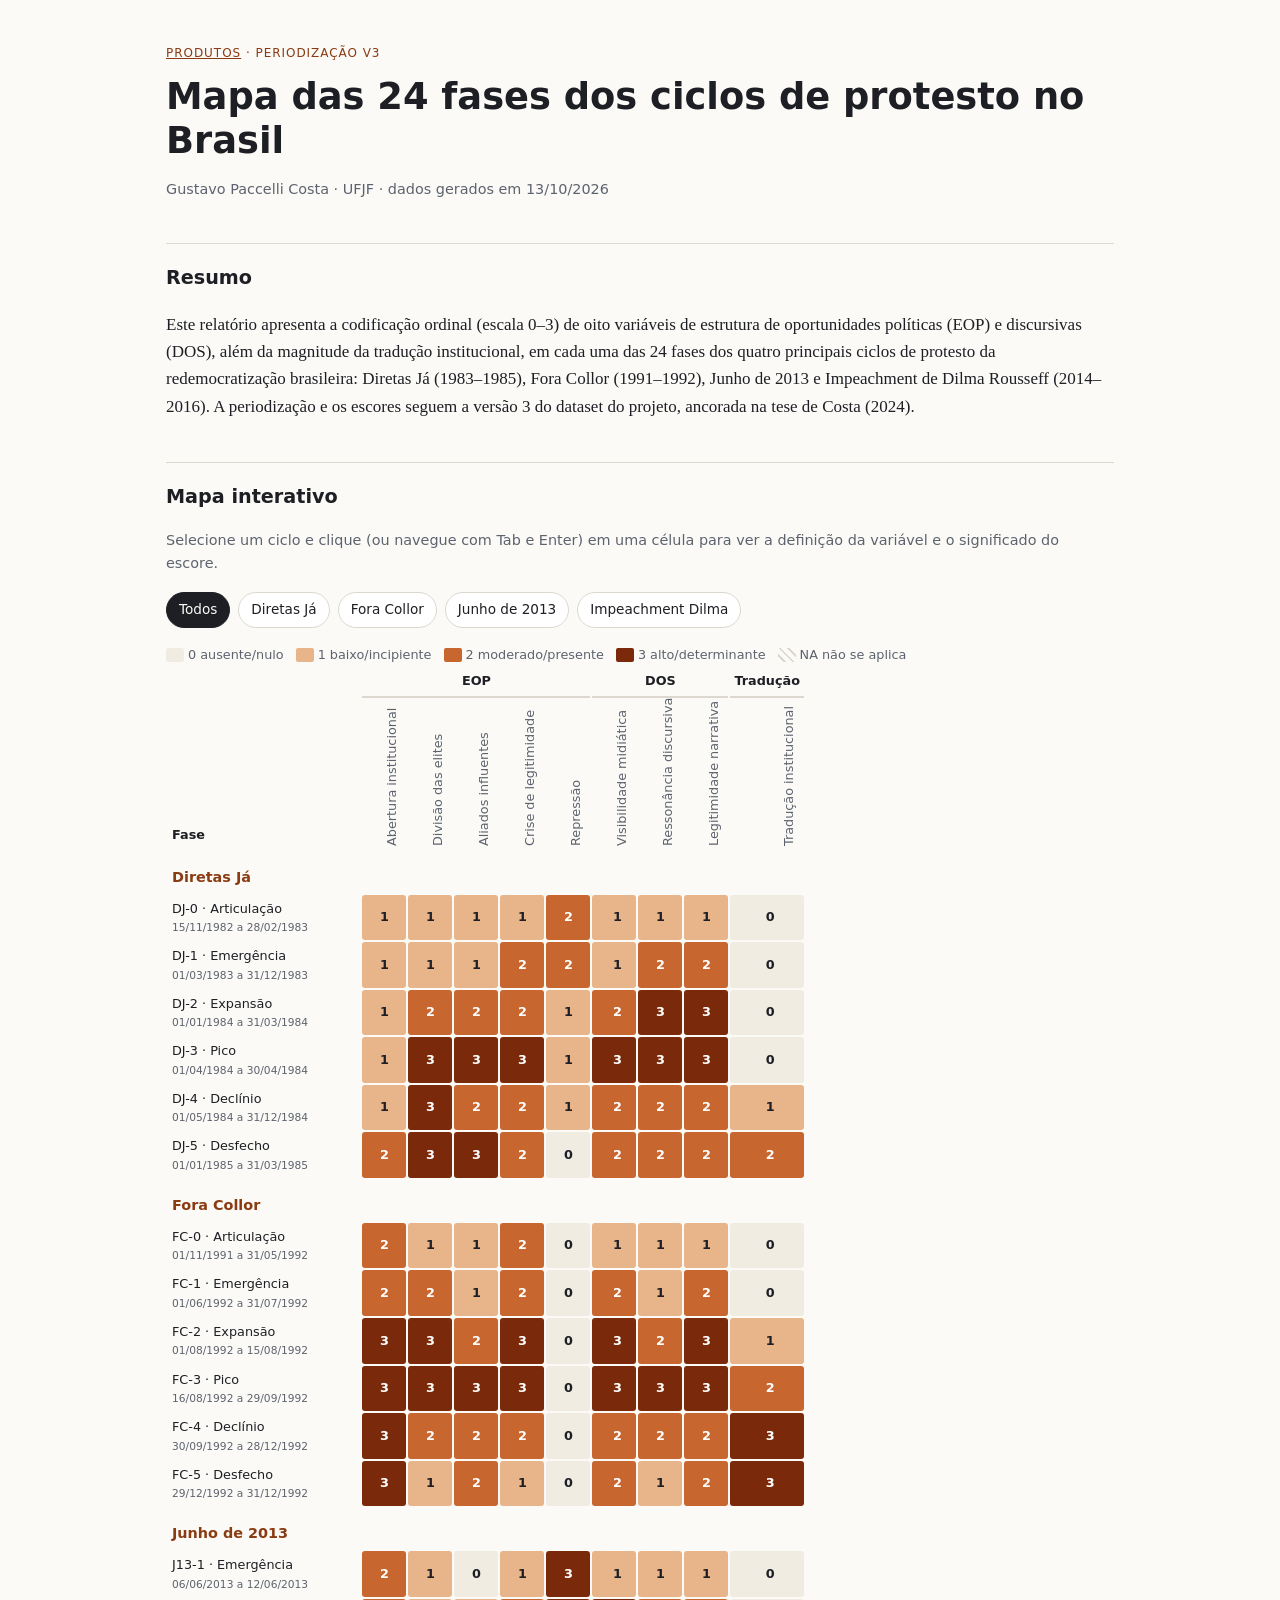
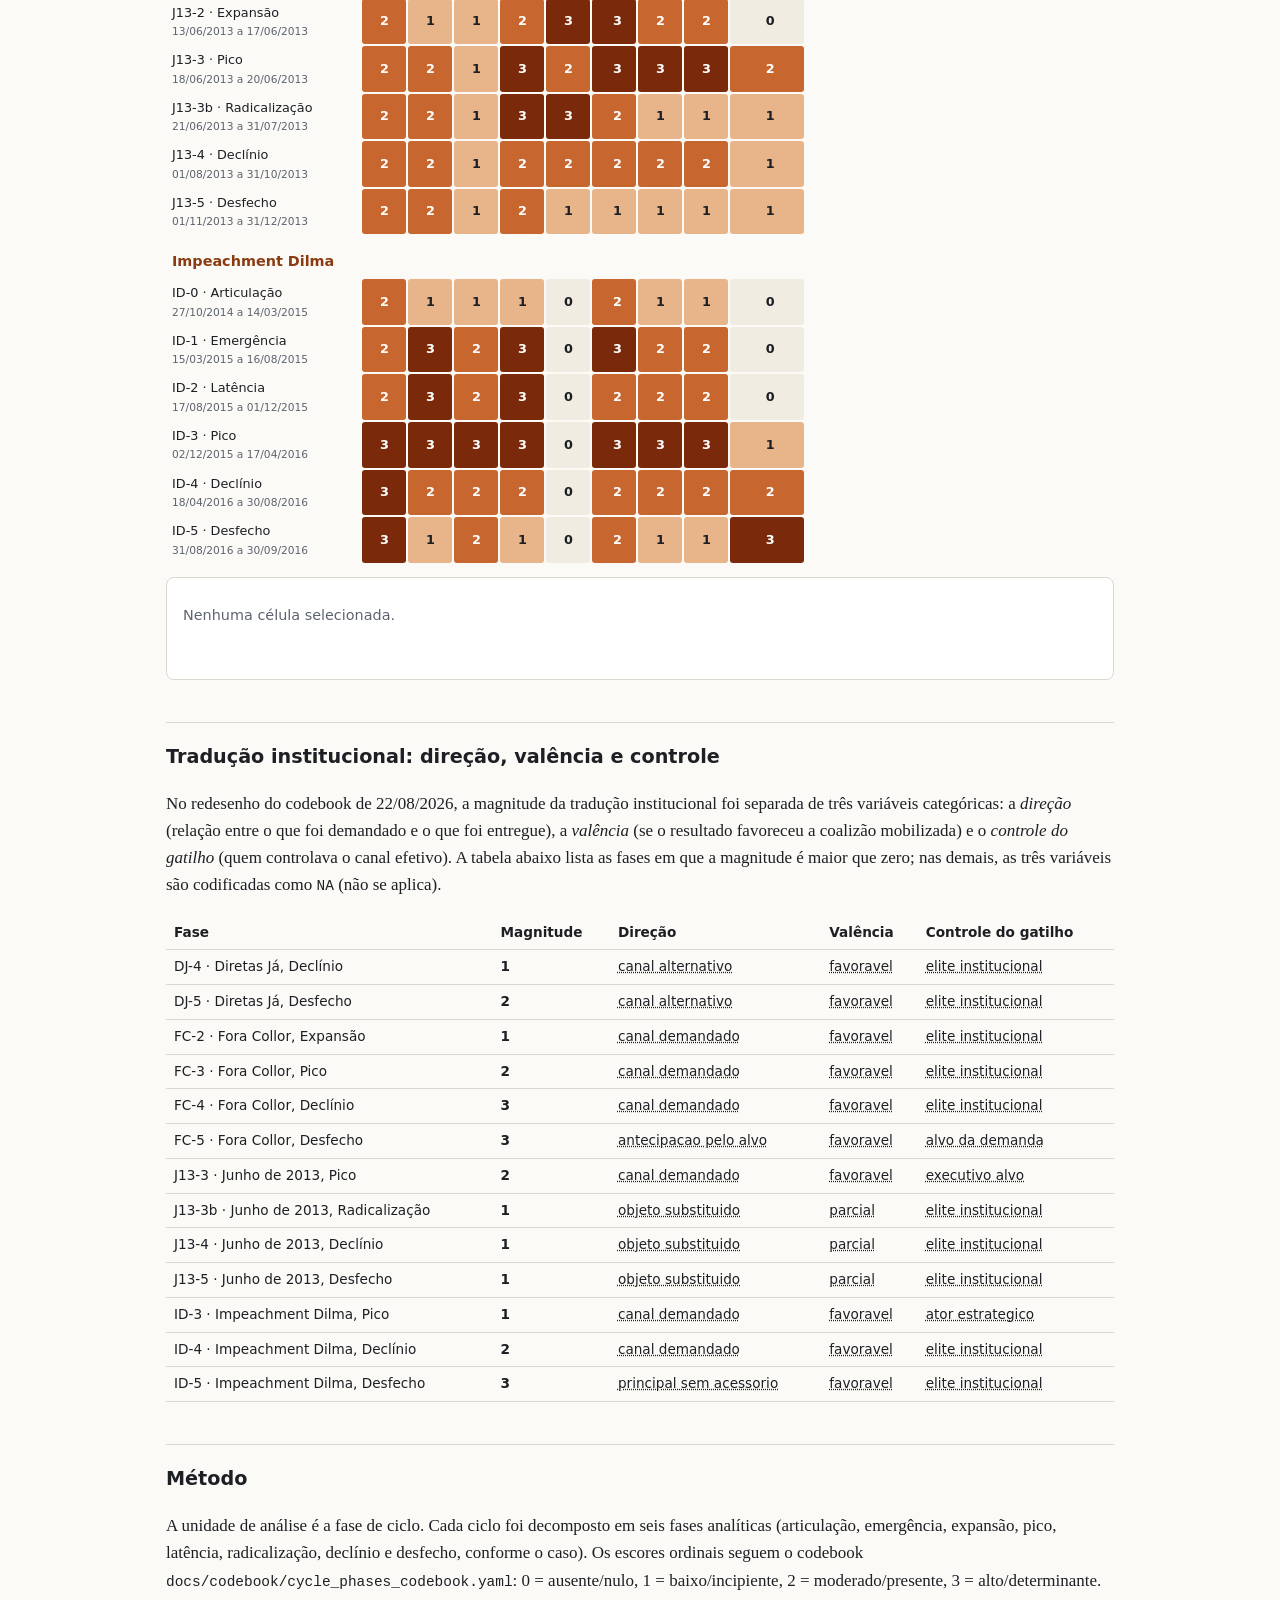
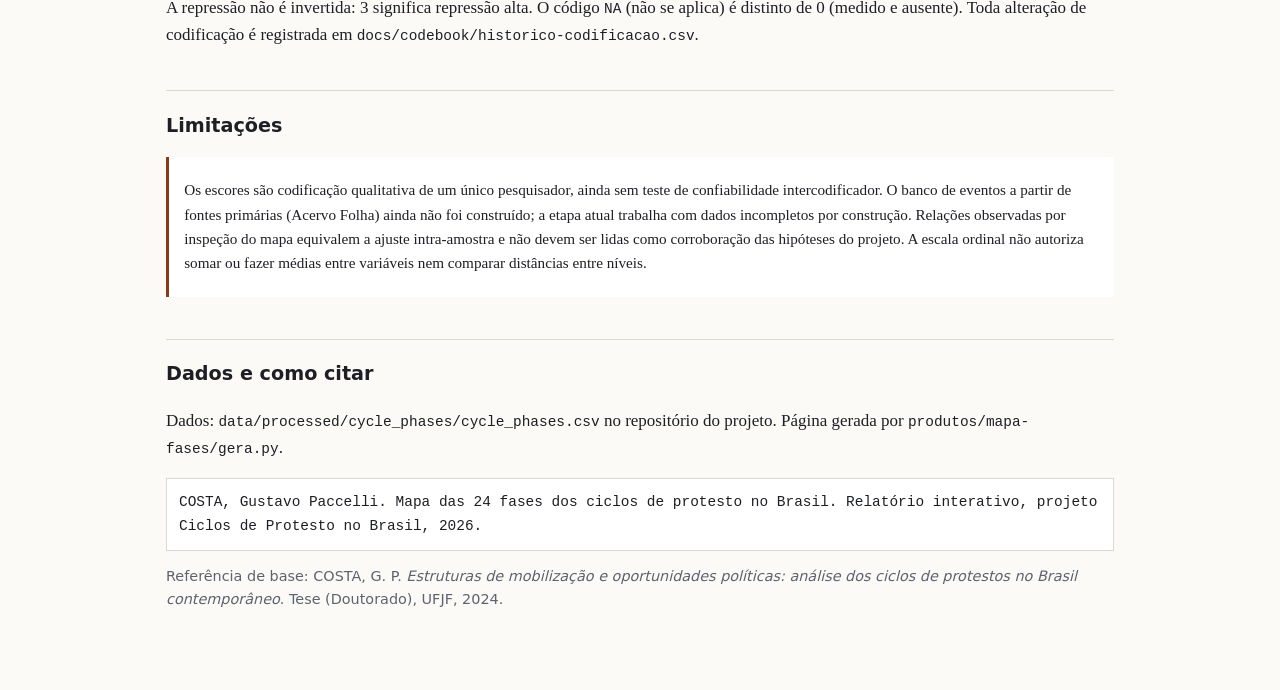
<file: produtos/mapa-fases/index.html>
<!doctype html>
<html lang="pt-BR">
<head>
<meta charset="utf-8">
<meta name="viewport" content="width=device-width, initial-scale=1">
<title>Mapa das 24 Fases</title>
<meta name="description" content="Codificação ordinal de EOP e DOS nas 24 fases dos quatro ciclos de protesto da redemocratização brasileira.">
<link rel="stylesheet" href="../estilo.css">
<style>
  .filtros { display: flex; flex-wrap: wrap; gap: 8px; margin: 1em 0; font-family: var(--sans); }
  .filtros button { font: inherit; font-size: .85rem; padding: 6px 12px; border: 1px solid var(--line); background: var(--card); color: var(--fg); border-radius: 999px; cursor: pointer; }
  .filtros button[aria-pressed="true"] { background: var(--fg); color: var(--bg); border-color: var(--fg); }
  table.mapa { border-collapse: separate; border-spacing: 2px; font-size: .8rem; min-width: 640px; }
  .mapa th { font-weight: 600; text-align: left; vertical-align: bottom; padding: 4px; }
  .mapa thead th.var { writing-mode: vertical-rl; transform: rotate(180deg); height: 150px; white-space: nowrap; font-weight: 500; color: var(--muted); }
  .mapa thead th.bloco { text-align: center; border-bottom: 2px solid var(--line); writing-mode: horizontal-tb; transform: none; height: auto; }
  .mapa th.fase { white-space: nowrap; font-weight: 500; position: sticky; left: 0; background: var(--bg); z-index: 1; }
  .mapa th.fase small { color: var(--muted); display: block; font-weight: 400; }
  .mapa tr.ciclo th { padding-top: 14px; font-size: .9rem; color: var(--accent); }
  .mapa td { width: 44px; height: 34px; text-align: center; font-weight: 600; border-radius: 3px; cursor: pointer; }
  .mapa td:focus-visible, .mapa td.ativa { outline: 2px solid var(--fg); outline-offset: 1px; }
  .v0 { background: var(--s0); color: var(--s0-fg); } .v1 { background: var(--s1); color: var(--s1-fg); }
  .v2 { background: var(--s2); color: var(--s2-fg); } .v3 { background: var(--s3); color: var(--s3-fg); }
  .vNA { background: var(--na); color: var(--muted); }
  .sep { border-left: 6px solid transparent; }
  .legenda { display: flex; flex-wrap: wrap; gap: 12px; font-family: var(--sans); font-size: .8rem; color: var(--muted); align-items: center; }
  .legenda span.sw { display: inline-block; width: 18px; height: 14px; border-radius: 2px; vertical-align: middle; margin-right: 4px; }
  #detalhe { min-height: 7em; background: var(--card); border: 1px solid var(--line); border-radius: 8px; padding: 12px 16px; font-size: .92rem; margin-top: 12px; }
  #detalhe h3 { margin: 0 0 .3em; font-size: 1rem; }
  table.trad { border-collapse: collapse; font-size: .85rem; width: 100%; min-width: 560px; }
  .trad th, .trad td { text-align: left; padding: 6px 8px; border-bottom: 1px solid var(--line); vertical-align: top; }
  .trad td.n { font-weight: 600; }
  abbr { text-decoration: underline dotted; cursor: help; }
</style>
</head>
<body>
<main>
  <p class="kicker"><a href="../">Produtos</a> · Periodização v3</p>
  <h1>Mapa das 24 fases dos ciclos de protesto no Brasil</h1>
  <p class="meta">Gustavo Paccelli Costa · UFJF · dados gerados em <span id="gerado"></span></p>

  <h2>Resumo</h2>
  <p>Este relatório apresenta a codificação ordinal (escala 0–3) de oito variáveis de estrutura de oportunidades políticas (EOP) e discursivas (DOS), além da magnitude da tradução institucional, em cada uma das 24 fases dos quatro principais ciclos de protesto da redemocratização brasileira: Diretas Já (1983–1985), Fora Collor (1991–1992), Junho de 2013 e Impeachment de Dilma Rousseff (2014–2016). A periodização e os escores seguem a versão 3 do dataset do projeto, ancorada na tese de Costa (2024).</p>

  <h2>Mapa interativo</h2>
  <p class="sans meta">Selecione um ciclo e clique (ou navegue com Tab e Enter) em uma célula para ver a definição da variável e o significado do escore.</p>
  <div class="filtros" role="group" aria-label="Filtrar por ciclo" id="filtros"></div>
  <div class="legenda" id="legenda"></div>
  <div class="scroll"><table class="mapa" id="mapa"></table></div>
  <div id="detalhe" aria-live="polite"><p class="meta">Nenhuma célula selecionada.</p></div>

  <h2>Tradução institucional: direção, valência e controle</h2>
  <p>No redesenho do codebook de 22/08/2026, a magnitude da tradução institucional foi separada de três variáveis categóricas: a <em>direção</em> (relação entre o que foi demandado e o que foi entregue), a <em>valência</em> (se o resultado favoreceu a coalizão mobilizada) e o <em>controle do gatilho</em> (quem controlava o canal efetivo). A tabela abaixo lista as fases em que a magnitude é maior que zero; nas demais, as três variáveis são codificadas como <code>NA</code> (não se aplica).</p>
  <div class="scroll"><table class="trad" id="trad"></table></div>

  <h2>Método</h2>
  <p>A unidade de análise é a fase de ciclo. Cada ciclo foi decomposto em seis fases analíticas (articulação, emergência, expansão, pico, latência, radicalização, declínio e desfecho, conforme o caso). Os escores ordinais seguem o codebook <code>docs/codebook/cycle_phases_codebook.yaml</code>: 0 = ausente/nulo, 1 = baixo/incipiente, 2 = moderado/presente, 3 = alto/determinante. A repressão não é invertida: 3 significa repressão alta. O código <code>NA</code> (não se aplica) é distinto de 0 (medido e ausente). Toda alteração de codificação é registrada em <code>docs/codebook/historico-codificacao.csv</code>.</p>

  <h2>Limitações</h2>
  <div class="nota">
    <p>Os escores são codificação qualitativa de um único pesquisador, ainda sem teste de confiabilidade intercodificador. O banco de eventos a partir de fontes primárias (Acervo Folha) ainda não foi construído; a etapa atual trabalha com dados incompletos por construção. Relações observadas por inspeção do mapa equivalem a ajuste intra-amostra e não devem ser lidas como corroboração das hipóteses do projeto. A escala ordinal não autoriza somar ou fazer médias entre variáveis nem comparar distâncias entre níveis.</p>
  </div>

  <h2>Dados e como citar</h2>
  <p>Dados: <code>data/processed/cycle_phases/cycle_phases.csv</code> no repositório do projeto. Página gerada por <code>produtos/mapa-fases/gera.py</code>.</p>
  <pre>COSTA, Gustavo Paccelli. Mapa das 24 fases dos ciclos de protesto no Brasil. Relatório interativo, projeto Ciclos de Protesto no Brasil, 2026.</pre>
  <p class="meta">Referência de base: COSTA, G. P. <em>Estruturas de mobilização e oportunidades políticas: análise dos ciclos de protestos no Brasil contemporâneo</em>. Tese (Doutorado), UFJF, 2024.</p>
</main>
<script>
const D = {"ciclos": {"diretas_ja": {"nome": "Diretas Já", "periodo": "1983-03 a 1985-03"}, "fora_collor": {"nome": "Fora Collor", "periodo": "1991-11 a 1992-12 (articulação desde nov/1991)"}, "junho_2013": {"nome": "Junho de 2013", "periodo": "2013-06 a 2013-12"}, "impeachment_dilma": {"nome": "Impeachment Dilma", "periodo": "2014-10 a 2016-09"}}, "variaveis": [{"id": "op_abertura_institucional", "bloco": "EOP", "rotulo": "Abertura institucional", "descricao": "Grau de abertura do sistema político a demandas externas", "fundamento": "Tarrow (2009); McAdam (1982); Kriesi et al. (1995)", "escala": {"0": "ausente/nulo", "1": "baixo/incipiente", "2": "moderado/presente", "3": "alto/determinante"}}, {"id": "op_divisao_elites", "bloco": "EOP", "rotulo": "Divisão das elites", "descricao": "Divisão ou dissensão entre elites governantes", "fundamento": "Tarrow (2009); McAdam, Tarrow & Tilly (2001) — defecção de elites", "escala": {"0": "ausente/nulo", "1": "baixo/incipiente", "2": "moderado/presente", "3": "alto/determinante"}}, {"id": "op_aliados_influentes", "bloco": "EOP", "rotulo": "Aliados influentes", "descricao": "Presença de aliados dentro do sistema político", "fundamento": "Tarrow (2009)", "escala": {"0": "ausente/nulo", "1": "baixo/incipiente", "2": "moderado/presente", "3": "alto/determinante"}}, {"id": "op_crise_legitimidade", "bloco": "EOP", "rotulo": "Crise de legitimidade", "descricao": "Crise de legitimidade do governo/regime", "fundamento": "Costa (2024); Weyland (1993)", "escala": {"0": "ausente/nulo", "1": "baixo/incipiente", "2": "moderado/presente", "3": "alto/determinante"}}, {"id": "op_repressao", "bloco": "EOP", "rotulo": "Repressão", "descricao": "Nível de repressão estatal ao protesto (codificação NÃO invertida: 3 = repressão alta)", "fundamento": "Tarrow (2009); della Porta (2018) — repressão como detonador em 2013", "escala": {"0": "ausente/nulo", "1": "baixo/incipiente", "2": "moderado/presente", "3": "alto/determinante"}}, {"id": "od_visibilidade_midia", "bloco": "DOS", "rotulo": "Visibilidade midiática", "descricao": "Cobertura e enquadramento midiático favorável", "fundamento": "Koopmans & Olzak (2004) — visibilidade; Ferree et al. (2002) — mídia como gatekeeper", "escala": {"0": "ausente/nulo", "1": "baixo/incipiente", "2": "moderado/presente", "3": "alto/determinante"}}, {"id": "od_ressonancia_discursiva", "bloco": "DOS", "rotulo": "Ressonância discursiva", "descricao": "Ressonância dos frames do movimento junto ao público", "fundamento": "Koopmans & Statham (1999); Snow & Benford (1988); Ferree (2003)", "escala": {"0": "ausente/nulo", "1": "baixo/incipiente", "2": "moderado/presente", "3": "alto/determinante"}}, {"id": "od_legitimidade_narrativa", "bloco": "DOS", "rotulo": "Legitimidade narrativa", "descricao": "Legitimidade pública da narrativa dos manifestantes", "fundamento": "Koopmans & Olzak (2004) — legitimidade; McCammon et al. (2007)", "escala": {"0": "ausente/nulo", "1": "baixo/incipiente", "2": "moderado/presente", "3": "alto/determinante"}}, {"id": "traducao_institucional", "bloco": "Tradução", "rotulo": "Tradução institucional", "descricao": "Magnitude da conversão da mobilização em resultado institucional, por qualquer canal. NÃO julga o canal — isso é traducao_direcao.", "fundamento": "Costa (2024); nota_consolidada_v2 dos artefatos (2026); redesenhada em 2026-08-22", "escala": {"0": "Nenhuma tradução; demanda ignorada", "1": "Tradução parcial ou simbólica; concessões marginais", "2": "Tradução substantiva; parte central da demanda convertida em resultado", "3": "Tradução plena; demanda central integralmente convertida"}}], "categorias": {"traducao_direcao": {"NA": "Não se aplica — magnitude 0", "canal_demandado": "Atendida pela via que o ciclo pleiteava", "canal_alternativo": "Mesmo objetivo, outra via institucional", "objeto_substituido": "A instituição responde a objetivo diverso do demandado", "principal_sem_acessorio": "Objetivo principal obtido; efeito acessório negado", "acessorio_sem_principal": "Principal extinto ou negado; acessório obtido", "antecipacao_pelo_alvo": "O alvo esvazia o canal demandado por ação própria, entregando ainda assim o objetivo substantivo. Categoria derivada da evidência: a renúncia de Collor prejudicou o pedido de perda do cargo (Resolução 101/1992), de modo que o desfecho não veio nem do canal demandado nem de um canal alternativo acionado pelo ciclo. Sem ela, C2 seria forçado em outra categoria e a diferença com C4 se perderia."}, "traducao_valencia": {"NA": "Não se aplica — magnitude 0", "favoravel": "O resultado atende ao interesse da coalizão mobilizada", "parcial": "Atende em parte, ou atende deslocando a pauta original", "adversa": "O resultado contraria o interesse da coalizão mobilizada"}, "traducao_controle_gatilho": {"NA": "Não se aplica — magnitude 0", "elite_institucional": "Órgão colegiado do sistema político (Congresso, Colégio Eleitoral, Senado)", "ator_estrategico": "Veto player individual que decide o timing da abertura", "coalizao_do_ciclo": "A própria coalizão mobilizada", "executivo_alvo": "O Executivo alvo da demanda, cedendo por ato próprio", "alvo_da_demanda": "O alvo pessoal da demanda, por ação que antecipa o desfecho", "difuso_sem_alvo_unico": "Sem alvo institucional único identificável"}}, "fases": [{"phase_id": "DJ-0", "cycle": "diretas_ja", "phase": "articulacao", "date_start": "1982-11-15", "date_end": "1983-02-28", "op_abertura_institucional": "1", "op_divisao_elites": "1", "op_aliados_influentes": "1", "op_crise_legitimidade": "1", "op_repressao": "2", "traducao_institucional": "0", "od_visibilidade_midia": "1", "od_ressonancia_discursiva": "1", "od_legitimidade_narrativa": "1", "traducao_direcao": "NA", "traducao_valencia": "NA", "traducao_controle_gatilho": "NA"}, {"phase_id": "DJ-1", "cycle": "diretas_ja", "phase": "emergencia", "date_start": "1983-03-01", "date_end": "1983-12-31", "op_abertura_institucional": "1", "op_divisao_elites": "1", "op_aliados_influentes": "1", "op_crise_legitimidade": "2", "op_repressao": "2", "traducao_institucional": "0", "od_visibilidade_midia": "1", "od_ressonancia_discursiva": "2", "od_legitimidade_narrativa": "2", "traducao_direcao": "NA", "traducao_valencia": "NA", "traducao_controle_gatilho": "NA"}, {"phase_id": "DJ-2", "cycle": "diretas_ja", "phase": "expansao", "date_start": "1984-01-01", "date_end": "1984-03-31", "op_abertura_institucional": "1", "op_divisao_elites": "2", "op_aliados_influentes": "2", "op_crise_legitimidade": "2", "op_repressao": "1", "traducao_institucional": "0", "od_visibilidade_midia": "2", "od_ressonancia_discursiva": "3", "od_legitimidade_narrativa": "3", "traducao_direcao": "NA", "traducao_valencia": "NA", "traducao_controle_gatilho": "NA"}, {"phase_id": "DJ-3", "cycle": "diretas_ja", "phase": "pico", "date_start": "1984-04-01", "date_end": "1984-04-30", "op_abertura_institucional": "1", "op_divisao_elites": "3", "op_aliados_influentes": "3", "op_crise_legitimidade": "3", "op_repressao": "1", "traducao_institucional": "0", "od_visibilidade_midia": "3", "od_ressonancia_discursiva": "3", "od_legitimidade_narrativa": "3", "traducao_direcao": "NA", "traducao_valencia": "NA", "traducao_controle_gatilho": "NA"}, {"phase_id": "DJ-4", "cycle": "diretas_ja", "phase": "declinio", "date_start": "1984-05-01", "date_end": "1984-12-31", "op_abertura_institucional": "1", "op_divisao_elites": "3", "op_aliados_influentes": "2", "op_crise_legitimidade": "2", "op_repressao": "1", "traducao_institucional": "1", "od_visibilidade_midia": "2", "od_ressonancia_discursiva": "2", "od_legitimidade_narrativa": "2", "traducao_direcao": "canal_alternativo", "traducao_valencia": "favoravel", "traducao_controle_gatilho": "elite_institucional"}, {"phase_id": "DJ-5", "cycle": "diretas_ja", "phase": "desfecho", "date_start": "1985-01-01", "date_end": "1985-03-31", "op_abertura_institucional": "2", "op_divisao_elites": "3", "op_aliados_influentes": "3", "op_crise_legitimidade": "2", "op_repressao": "0", "traducao_institucional": "2", "od_visibilidade_midia": "2", "od_ressonancia_discursiva": "2", "od_legitimidade_narrativa": "2", "traducao_direcao": "canal_alternativo", "traducao_valencia": "favoravel", "traducao_controle_gatilho": "elite_institucional"}, {"phase_id": "FC-0", "cycle": "fora_collor", "phase": "articulacao", "date_start": "1991-11-01", "date_end": "1992-05-31", "op_abertura_institucional": "2", "op_divisao_elites": "1", "op_aliados_influentes": "1", "op_crise_legitimidade": "2", "op_repressao": "0", "traducao_institucional": "0", "od_visibilidade_midia": "1", "od_ressonancia_discursiva": "1", "od_legitimidade_narrativa": "1", "traducao_direcao": "NA", "traducao_valencia": "NA", "traducao_controle_gatilho": "NA"}, {"phase_id": "FC-1", "cycle": "fora_collor", "phase": "emergencia", "date_start": "1992-06-01", "date_end": "1992-07-31", "op_abertura_institucional": "2", "op_divisao_elites": "2", "op_aliados_influentes": "1", "op_crise_legitimidade": "2", "op_repressao": "0", "traducao_institucional": "0", "od_visibilidade_midia": "2", "od_ressonancia_discursiva": "1", "od_legitimidade_narrativa": "2", "traducao_direcao": "NA", "traducao_valencia": "NA", "traducao_controle_gatilho": "NA"}, {"phase_id": "FC-2", "cycle": "fora_collor", "phase": "expansao", "date_start": "1992-08-01", "date_end": "1992-08-15", "op_abertura_institucional": "3", "op_divisao_elites": "3", "op_aliados_influentes": "2", "op_crise_legitimidade": "3", "op_repressao": "0", "traducao_institucional": "1", "od_visibilidade_midia": "3", "od_ressonancia_discursiva": "2", "od_legitimidade_narrativa": "3", "traducao_direcao": "canal_demandado", "traducao_valencia": "favoravel", "traducao_controle_gatilho": "elite_institucional"}, {"phase_id": "FC-3", "cycle": "fora_collor", "phase": "pico", "date_start": "1992-08-16", "date_end": "1992-09-29", "op_abertura_institucional": "3", "op_divisao_elites": "3", "op_aliados_influentes": "3", "op_crise_legitimidade": "3", "op_repressao": "0", "traducao_institucional": "2", "od_visibilidade_midia": "3", "od_ressonancia_discursiva": "3", "od_legitimidade_narrativa": "3", "traducao_direcao": "canal_demandado", "traducao_valencia": "favoravel", "traducao_controle_gatilho": "elite_institucional"}, {"phase_id": "FC-4", "cycle": "fora_collor", "phase": "declinio", "date_start": "1992-09-30", "date_end": "1992-12-28", "op_abertura_institucional": "3", "op_divisao_elites": "2", "op_aliados_influentes": "2", "op_crise_legitimidade": "2", "op_repressao": "0", "traducao_institucional": "3", "od_visibilidade_midia": "2", "od_ressonancia_discursiva": "2", "od_legitimidade_narrativa": "2", "traducao_direcao": "canal_demandado", "traducao_valencia": "favoravel", "traducao_controle_gatilho": "elite_institucional"}, {"phase_id": "FC-5", "cycle": "fora_collor", "phase": "desfecho", "date_start": "1992-12-29", "date_end": "1992-12-31", "op_abertura_institucional": "3", "op_divisao_elites": "1", "op_aliados_influentes": "2", "op_crise_legitimidade": "1", "op_repressao": "0", "traducao_institucional": "3", "od_visibilidade_midia": "2", "od_ressonancia_discursiva": "1", "od_legitimidade_narrativa": "2", "traducao_direcao": "antecipacao_pelo_alvo", "traducao_valencia": "favoravel", "traducao_controle_gatilho": "alvo_da_demanda"}, {"phase_id": "J13-1", "cycle": "junho_2013", "phase": "emergencia", "date_start": "2013-06-06", "date_end": "2013-06-12", "op_abertura_institucional": "2", "op_divisao_elites": "1", "op_aliados_influentes": "0", "op_crise_legitimidade": "1", "op_repressao": "3", "traducao_institucional": "0", "od_visibilidade_midia": "1", "od_ressonancia_discursiva": "1", "od_legitimidade_narrativa": "1", "traducao_direcao": "NA", "traducao_valencia": "NA", "traducao_controle_gatilho": "NA"}, {"phase_id": "J13-2", "cycle": "junho_2013", "phase": "expansao", "date_start": "2013-06-13", "date_end": "2013-06-17", "op_abertura_institucional": "2", "op_divisao_elites": "1", "op_aliados_influentes": "1", "op_crise_legitimidade": "2", "op_repressao": "3", "traducao_institucional": "0", "od_visibilidade_midia": "3", "od_ressonancia_discursiva": "2", "od_legitimidade_narrativa": "2", "traducao_direcao": "NA", "traducao_valencia": "NA", "traducao_controle_gatilho": "NA"}, {"phase_id": "J13-3", "cycle": "junho_2013", "phase": "pico", "date_start": "2013-06-18", "date_end": "2013-06-20", "op_abertura_institucional": "2", "op_divisao_elites": "2", "op_aliados_influentes": "1", "op_crise_legitimidade": "3", "op_repressao": "2", "traducao_institucional": "2", "od_visibilidade_midia": "3", "od_ressonancia_discursiva": "3", "od_legitimidade_narrativa": "3", "traducao_direcao": "canal_demandado", "traducao_valencia": "favoravel", "traducao_controle_gatilho": "executivo_alvo"}, {"phase_id": "J13-3b", "cycle": "junho_2013", "phase": "radicalizacao", "date_start": "2013-06-21", "date_end": "2013-07-31", "op_abertura_institucional": "2", "op_divisao_elites": "2", "op_aliados_influentes": "1", "op_crise_legitimidade": "3", "op_repressao": "3", "traducao_institucional": "1", "od_visibilidade_midia": "2", "od_ressonancia_discursiva": "1", "od_legitimidade_narrativa": "1", "traducao_direcao": "objeto_substituido", "traducao_valencia": "parcial", "traducao_controle_gatilho": "elite_institucional"}, {"phase_id": "J13-4", "cycle": "junho_2013", "phase": "declinio", "date_start": "2013-08-01", "date_end": "2013-10-31", "op_abertura_institucional": "2", "op_divisao_elites": "2", "op_aliados_influentes": "1", "op_crise_legitimidade": "2", "op_repressao": "2", "traducao_institucional": "1", "od_visibilidade_midia": "2", "od_ressonancia_discursiva": "2", "od_legitimidade_narrativa": "2", "traducao_direcao": "objeto_substituido", "traducao_valencia": "parcial", "traducao_controle_gatilho": "elite_institucional"}, {"phase_id": "J13-5", "cycle": "junho_2013", "phase": "desfecho", "date_start": "2013-11-01", "date_end": "2013-12-31", "op_abertura_institucional": "2", "op_divisao_elites": "2", "op_aliados_influentes": "1", "op_crise_legitimidade": "2", "op_repressao": "1", "traducao_institucional": "1", "od_visibilidade_midia": "1", "od_ressonancia_discursiva": "1", "od_legitimidade_narrativa": "1", "traducao_direcao": "objeto_substituido", "traducao_valencia": "parcial", "traducao_controle_gatilho": "elite_institucional"}, {"phase_id": "ID-0", "cycle": "impeachment_dilma", "phase": "articulacao", "date_start": "2014-10-27", "date_end": "2015-03-14", "op_abertura_institucional": "2", "op_divisao_elites": "1", "op_aliados_influentes": "1", "op_crise_legitimidade": "1", "op_repressao": "0", "traducao_institucional": "0", "od_visibilidade_midia": "2", "od_ressonancia_discursiva": "1", "od_legitimidade_narrativa": "1", "traducao_direcao": "NA", "traducao_valencia": "NA", "traducao_controle_gatilho": "NA"}, {"phase_id": "ID-1", "cycle": "impeachment_dilma", "phase": "emergencia", "date_start": "2015-03-15", "date_end": "2015-08-16", "op_abertura_institucional": "2", "op_divisao_elites": "3", "op_aliados_influentes": "2", "op_crise_legitimidade": "3", "op_repressao": "0", "traducao_institucional": "0", "od_visibilidade_midia": "3", "od_ressonancia_discursiva": "2", "od_legitimidade_narrativa": "2", "traducao_direcao": "NA", "traducao_valencia": "NA", "traducao_controle_gatilho": "NA"}, {"phase_id": "ID-2", "cycle": "impeachment_dilma", "phase": "latencia", "date_start": "2015-08-17", "date_end": "2015-12-01", "op_abertura_institucional": "2", "op_divisao_elites": "3", "op_aliados_influentes": "2", "op_crise_legitimidade": "3", "op_repressao": "0", "traducao_institucional": "0", "od_visibilidade_midia": "2", "od_ressonancia_discursiva": "2", "od_legitimidade_narrativa": "2", "traducao_direcao": "NA", "traducao_valencia": "NA", "traducao_controle_gatilho": "NA"}, {"phase_id": "ID-3", "cycle": "impeachment_dilma", "phase": "pico", "date_start": "2015-12-02", "date_end": "2016-04-17", "op_abertura_institucional": "3", "op_divisao_elites": "3", "op_aliados_influentes": "3", "op_crise_legitimidade": "3", "op_repressao": "0", "traducao_institucional": "1", "od_visibilidade_midia": "3", "od_ressonancia_discursiva": "3", "od_legitimidade_narrativa": "3", "traducao_direcao": "canal_demandado", "traducao_valencia": "favoravel", "traducao_controle_gatilho": "ator_estrategico"}, {"phase_id": "ID-4", "cycle": "impeachment_dilma", "phase": "declinio", "date_start": "2016-04-18", "date_end": "2016-08-30", "op_abertura_institucional": "3", "op_divisao_elites": "2", "op_aliados_influentes": "2", "op_crise_legitimidade": "2", "op_repressao": "0", "traducao_institucional": "2", "od_visibilidade_midia": "2", "od_ressonancia_discursiva": "2", "od_legitimidade_narrativa": "2", "traducao_direcao": "canal_demandado", "traducao_valencia": "favoravel", "traducao_controle_gatilho": "elite_institucional"}, {"phase_id": "ID-5", "cycle": "impeachment_dilma", "phase": "desfecho", "date_start": "2016-08-31", "date_end": "2016-09-30", "op_abertura_institucional": "3", "op_divisao_elites": "1", "op_aliados_influentes": "2", "op_crise_legitimidade": "1", "op_repressao": "0", "traducao_institucional": "3", "od_visibilidade_midia": "2", "od_ressonancia_discursiva": "1", "od_legitimidade_narrativa": "1", "traducao_direcao": "principal_sem_acessorio", "traducao_valencia": "favoravel", "traducao_controle_gatilho": "elite_institucional"}], "gerado_em": "2026-10-13"};
const NOMES_FASE = {articulacao:"Articulação",emergencia:"Emergência",expansao:"Expansão",pico:"Pico",latencia:"Latência",radicalizacao:"Radicalização",declinio:"Declínio",desfecho:"Desfecho"};
const fmt = d => d.split("-").reverse().join("/");
const esc = s => String(s).replace(/[&<>"]/g, c => ({"&":"&amp;","<":"&lt;",">":"&gt;",'"':"&quot;"}[c]));
const cat = (k, v) => v === "NA" ? "NA" : esc(v.replace(/_/g, " "));
document.getElementById("gerado").textContent = fmt(D.gerado_em);

const legenda = document.getElementById("legenda");
legenda.innerHTML = ["0","1","2","3"].map(n => `<span><span class="sw v${n}"></span>${n} ${esc(D.variaveis[0].escala[n])}</span>`).join("")
  + `<span><span class="sw vNA"></span>NA não se aplica</span>`;

let filtro = "todos";
const filtros = document.getElementById("filtros");
const opcoes = [["todos","Todos"], ...Object.entries(D.ciclos).map(([k,c]) => [k, c.nome])];
filtros.innerHTML = opcoes.map(([k,n]) => `<button data-c="${k}" aria-pressed="${k===filtro}">${esc(n)}</button>`).join("");
filtros.addEventListener("click", e => {
  const b = e.target.closest("button"); if (!b) return;
  filtro = b.dataset.c;
  filtros.querySelectorAll("button").forEach(x => x.setAttribute("aria-pressed", x === b));
  desenha();
});

function desenha() {
  const V = D.variaveis;
  const blocos = [];
  V.forEach(v => { const u = blocos[blocos.length-1]; u && u.b === v.bloco ? u.n++ : blocos.push({b:v.bloco,n:1}); });
  const ini = new Set(V.map((v,i) => i>0 && V[i-1].bloco !== v.bloco ? i : -1));
  let h = `<thead><tr><th></th>${blocos.map(b => `<th class="bloco" colspan="${b.n}">${b.b}</th>`).join("")}</tr>`;
  h += `<tr><th scope="col">Fase</th>${V.map((v,i) => `<th class="var${ini.has(i)?" sep":""}" scope="col">${esc(v.rotulo)}</th>`).join("")}</tr></thead><tbody>`;
  let ciclo = null;
  D.fases.filter(f => filtro === "todos" || f.cycle === filtro).forEach(f => {
    if (f.cycle !== ciclo) { ciclo = f.cycle; h += `<tr class="ciclo"><th colspan="${V.length+1}">${esc(D.ciclos[ciclo].nome)}</th></tr>`; }
    h += `<tr><th class="fase" scope="row">${esc(f.phase_id)} · ${NOMES_FASE[f.phase] || esc(f.phase)}<small>${fmt(f.date_start)} a ${fmt(f.date_end)}</small></th>`;
    V.forEach((v,i) => { const x = f[v.id];
      h += `<td tabindex="0" class="v${x}${ini.has(i)?" sep":""}" data-f="${esc(f.phase_id)}" data-v="${v.id}" aria-label="${esc(f.phase_id)}, ${esc(v.rotulo)}: ${x}">${x}</td>`; });
    h += `</tr>`;
  });
  document.getElementById("mapa").innerHTML = h + `</tbody>`;
}

function detalhe(td) {
  document.querySelectorAll("#mapa td.ativa").forEach(x => x.classList.remove("ativa"));
  td.classList.add("ativa");
  const f = D.fases.find(x => x.phase_id === td.dataset.f), v = D.variaveis.find(x => x.id === td.dataset.v), x = f[v.id];
  const sig = x === "NA" ? "não se aplica (distinto de 0)" : v.escala[x];
  document.getElementById("detalhe").innerHTML =
    `<h3>${esc(v.rotulo)} · ${esc(f.phase_id)} (${esc(D.ciclos[f.cycle].nome)}, ${NOMES_FASE[f.phase] || esc(f.phase)})</h3>
     <p><strong>Escore ${x}</strong>: ${esc(sig)}.</p>
     <p>${esc(v.descricao)}</p><p class="meta">Fundamentação no codebook: ${esc(v.fundamento)}</p>`;
}
const mapa = document.getElementById("mapa");
mapa.addEventListener("click", e => { const td = e.target.closest("td"); td && detalhe(td); });
mapa.addEventListener("keydown", e => { if ((e.key === "Enter" || e.key === " ") && e.target.matches("td")) { e.preventDefault(); detalhe(e.target); } });
desenha();

const C = D.categorias;
const tt = (k, v) => v === "NA" ? "NA" : `<abbr title="${esc(C[k][v] || "")}">${cat(k, v)}</abbr>`;
document.getElementById("trad").innerHTML =
  `<thead><tr><th>Fase</th><th>Magnitude</th><th>Direção</th><th>Valência</th><th>Controle do gatilho</th></tr></thead><tbody>` +
  D.fases.filter(f => f.traducao_institucional !== "0" && f.traducao_institucional !== "NA").map(f =>
    `<tr><td>${esc(f.phase_id)} · ${esc(D.ciclos[f.cycle].nome)}, ${NOMES_FASE[f.phase] || esc(f.phase)}</td>
     <td class="n">${f.traducao_institucional}</td><td>${tt("traducao_direcao", f.traducao_direcao)}</td>
     <td>${tt("traducao_valencia", f.traducao_valencia)}</td><td>${tt("traducao_controle_gatilho", f.traducao_controle_gatilho)}</td></tr>`).join("") + `</tbody>`;
</script>
</body>
</html>
</file>
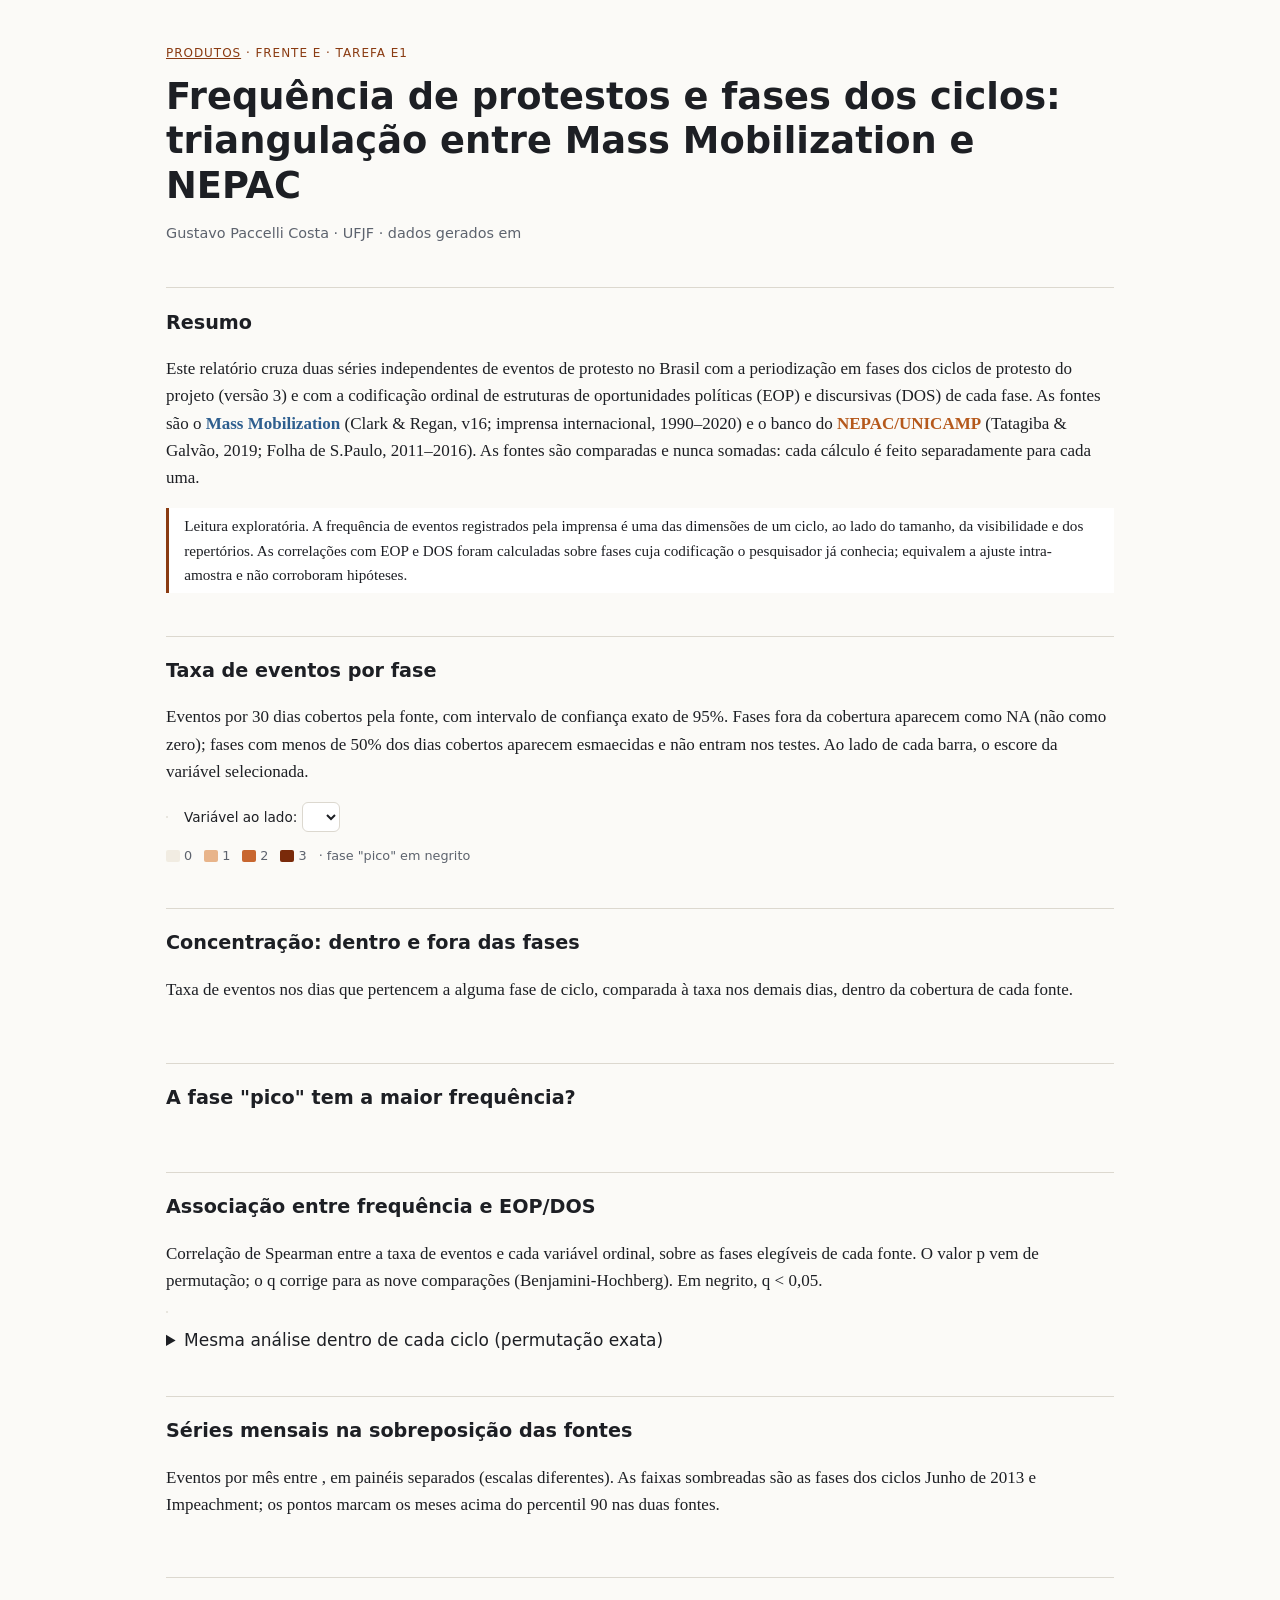
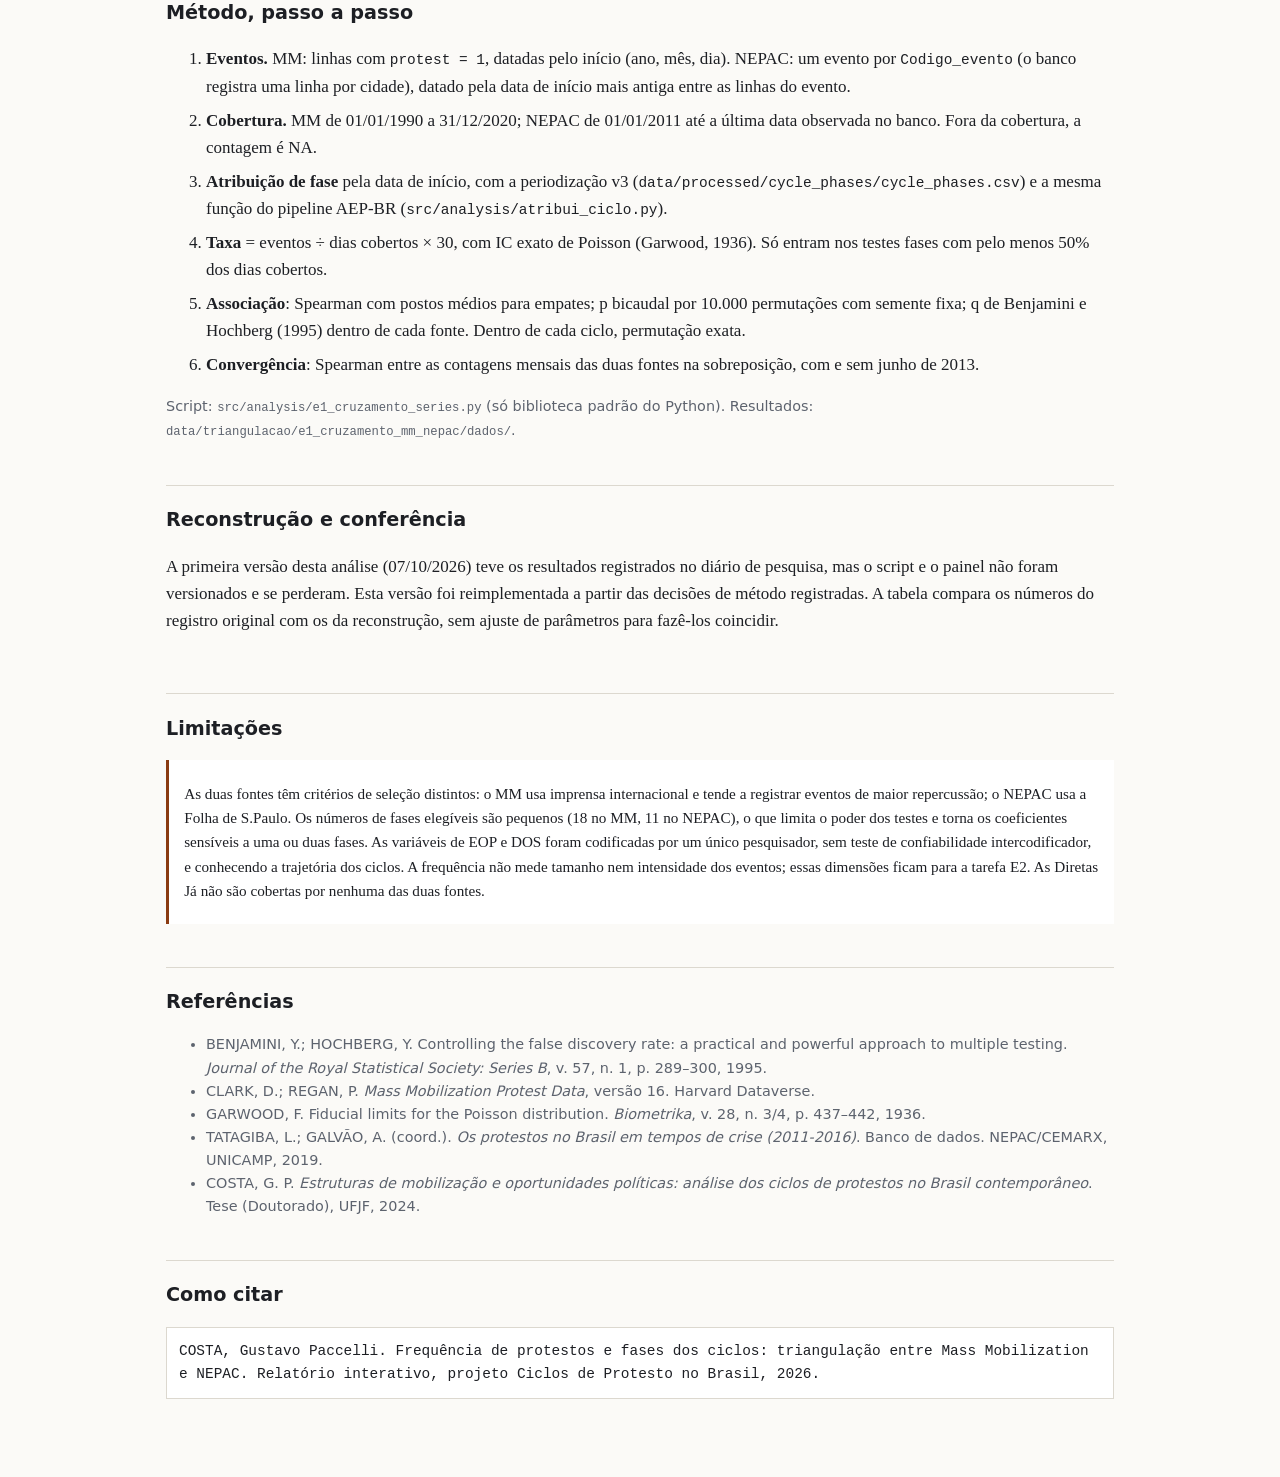
<file: produtos/e1-triangulacao/modelo.html>
<!doctype html>
<html lang="pt-BR">
<head>
<meta charset="utf-8">
<meta name="viewport" content="width=device-width, initial-scale=1">
<title>Triangulação MM × NEPAC</title>
<meta name="description" content="Cruzamento das séries de eventos do Mass Mobilization e do NEPAC com as fases dos ciclos de protesto no Brasil (tarefa E1).">
<link rel="stylesheet" href="../estilo.css">
<style>
  :root { --mm: #2f5f8f; --nepac: #b5591c; --faixa: rgba(138, 59, 18, .08); }
  @media (prefers-color-scheme: dark) { :root:not([data-theme="light"]) { --mm: #7fb0e0; --nepac: #f0a06a; --faixa: rgba(240, 160, 106, .10); } }
  :root[data-theme="dark"] { --mm: #7fb0e0; --nepac: #f0a06a; --faixa: rgba(240, 160, 106, .10); }
  .controles { display: flex; flex-wrap: wrap; gap: 8px 16px; align-items: center; margin: 1em 0; font-family: var(--sans); font-size: .85rem; }
  .seg { display: inline-flex; border: 1px solid var(--line); border-radius: 999px; overflow: hidden; }
  .seg button { font: inherit; padding: 6px 14px; border: 0; background: var(--card); color: var(--fg); cursor: pointer; }
  .seg button[aria-pressed="true"] { background: var(--fg); color: var(--bg); }
  select { font: inherit; padding: 5px 8px; background: var(--card); color: var(--fg); border: 1px solid var(--line); border-radius: 6px; max-width: 100%; }
  .tiles { display: grid; grid-template-columns: repeat(auto-fit, minmax(200px, 1fr)); gap: 12px; margin: 1em 0; }
  .tile { background: var(--card); border: 1px solid var(--line); border-radius: 8px; padding: 12px 16px; font-family: var(--sans); }
  .tile .num { font-size: 1.8rem; font-weight: 700; line-height: 1.1; }
  .tile .rot { font-size: .8rem; color: var(--muted); }
  .mm { color: var(--mm); } .nepac { color: var(--nepac); }
  svg { display: block; width: 100%; height: auto; font-family: var(--sans); }
  .grafico { min-width: 600px; }
  svg text { fill: var(--fg); font-size: 11px; }
  svg .muted { fill: var(--muted); }
  svg .eixo { stroke: var(--line); }
  table.dados { border-collapse: collapse; font-family: var(--sans); font-size: .85rem; width: 100%; }
  .dados th, .dados td { text-align: left; padding: 6px 8px; border-bottom: 1px solid var(--line); vertical-align: middle; }
  .dados td.n { text-align: right; font-variant-numeric: tabular-nums; }
  .dados tr.destaque td { font-weight: 700; }
  .rho { display: inline-block; width: 120px; height: 10px; background: var(--line); position: relative; vertical-align: middle; border-radius: 2px; }
  .rho span { position: absolute; top: 0; height: 10px; background: var(--fg); border-radius: 2px; }
  .rho::after { content: ""; position: absolute; left: 50%; top: -2px; height: 14px; border-left: 1px solid var(--muted); }
  .legenda { display: flex; flex-wrap: wrap; gap: 12px; font-family: var(--sans); font-size: .8rem; color: var(--muted); align-items: center; }
  .sw { display: inline-block; width: 14px; height: 12px; border-radius: 2px; vertical-align: middle; margin-right: 4px; }
  .v0 { background: var(--s0); } .v1 { background: var(--s1); } .v2 { background: var(--s2); } .v3 { background: var(--s3); }
  ol.passos li { margin-bottom: .4em; }
</style>
</head>
<body>
<main>
  <p class="kicker"><a href="../">Produtos</a> · Frente E · Tarefa E1</p>
  <h1>Frequência de protestos e fases dos ciclos: triangulação entre Mass Mobilization e NEPAC</h1>
  <p class="meta">Gustavo Paccelli Costa · UFJF · dados gerados em <span id="gerado"></span></p>

  <h2>Resumo</h2>
  <p>Este relatório cruza duas séries independentes de eventos de protesto no Brasil com a periodização em fases dos ciclos de protesto do projeto (versão 3) e com a codificação ordinal de estruturas de oportunidades políticas (EOP) e discursivas (DOS) de cada fase. As fontes são o <strong class="mm">Mass Mobilization</strong> (Clark &amp; Regan, v16; imprensa internacional, 1990–2020) e o banco do <strong class="nepac">NEPAC/UNICAMP</strong> (Tatagiba &amp; Galvão, 2019; Folha de S.Paulo, 2011–2016). As fontes são comparadas e nunca somadas: cada cálculo é feito separadamente para cada uma.</p>
  <ul id="resumo"></ul>
  <p class="nota">Leitura exploratória. A frequência de eventos registrados pela imprensa é uma das dimensões de um ciclo, ao lado do tamanho, da visibilidade e dos repertórios. As correlações com EOP e DOS foram calculadas sobre fases cuja codificação o pesquisador já conhecia; equivalem a ajuste intra-amostra e não corroboram hipóteses.</p>

  <h2>Taxa de eventos por fase</h2>
  <p>Eventos por 30 dias cobertos pela fonte, com intervalo de confiança exato de 95%. Fases fora da cobertura aparecem como NA (não como zero); fases com menos de 50% dos dias cobertos aparecem esmaecidas e não entram nos testes. Ao lado de cada barra, o escore da variável selecionada.</p>
  <div class="controles">
    <span class="seg" role="group" aria-label="Fonte" id="fonteTaxa"></span>
    <label>Variável ao lado: <select id="varTaxa"></select></label>
  </div>
  <div class="legenda"><span><span class="sw v0"></span>0</span><span><span class="sw v1"></span>1</span><span><span class="sw v2"></span>2</span><span><span class="sw v3"></span>3</span><span>· fase "pico" em negrito</span></div>
  <div class="scroll"><div id="graficoTaxa" class="grafico"></div></div>

  <h2>Concentração: dentro e fora das fases</h2>
  <p>Taxa de eventos nos dias que pertencem a alguma fase de ciclo, comparada à taxa nos demais dias, dentro da cobertura de cada fonte.</p>
  <div class="tiles" id="tiles"></div>

  <h2>A fase "pico" tem a maior frequência?</h2>
  <div class="scroll"><table class="dados" id="picos"></table></div>

  <h2>Associação entre frequência e EOP/DOS</h2>
  <p>Correlação de Spearman entre a taxa de eventos e cada variável ordinal, sobre as fases elegíveis de cada fonte. O valor p vem de permutação; o q corrige para as nove comparações (Benjamini-Hochberg). Em negrito, q &lt; 0,05.</p>
  <div class="controles"><span class="seg" role="group" aria-label="Fonte" id="fonteAssoc"></span></div>
  <div class="scroll"><table class="dados" id="assoc"></table></div>
  <details>
    <summary class="sans">Mesma análise dentro de cada ciclo (permutação exata)</summary>
    <p class="meta">Com 5 ou 6 fases por ciclo, o menor p possível é cerca de 0,003 (1/720 ou 1/120 ordenações); sem correção para comparações múltiplas. Células vazias: a variável não varia dentro do ciclo.</p>
    <div class="scroll"><table class="dados" id="intra"></table></div>
  </details>

  <h2>Séries mensais na sobreposição das fontes</h2>
  <p>Eventos por mês entre <span id="perMensal"></span>, em painéis separados (escalas diferentes). As faixas sombreadas são as fases dos ciclos Junho de 2013 e Impeachment; os pontos marcam os meses acima do percentil 90 nas duas fontes.</p>
  <div class="scroll"><div id="graficoMensal" class="grafico"></div></div>
  <div class="scroll"><table class="dados" id="conv"></table></div>

  <h2>Método, passo a passo</h2>
  <ol class="passos">
    <li><strong>Eventos.</strong> MM: linhas com <code>protest = 1</code>, datadas pelo início (ano, mês, dia). NEPAC: um evento por <code>Codigo_evento</code> (o banco registra uma linha por cidade), datado pela data de início mais antiga entre as linhas do evento.</li>
    <li><strong>Cobertura.</strong> MM de 01/01/1990 a 31/12/2020; NEPAC de 01/01/2011 até a última data observada no banco. Fora da cobertura, a contagem é NA.</li>
    <li><strong>Atribuição de fase</strong> pela data de início, com a periodização v3 (<code>data/processed/cycle_phases/cycle_phases.csv</code>) e a mesma função do pipeline AEP-BR (<code>src/analysis/atribui_ciclo.py</code>).</li>
    <li><strong>Taxa</strong> = eventos ÷ dias cobertos × 30, com IC exato de Poisson (Garwood, 1936). Só entram nos testes fases com pelo menos 50% dos dias cobertos.</li>
    <li><strong>Associação</strong>: Spearman com postos médios para empates; p bicaudal por 10.000 permutações com semente fixa; q de Benjamini e Hochberg (1995) dentro de cada fonte. Dentro de cada ciclo, permutação exata.</li>
    <li><strong>Convergência</strong>: Spearman entre as contagens mensais das duas fontes na sobreposição, com e sem junho de 2013.</li>
  </ol>
  <p class="meta">Script: <code>src/analysis/e1_cruzamento_series.py</code> (só biblioteca padrão do Python). Resultados: <code>data/triangulacao/e1_cruzamento_mm_nepac/dados/</code>.</p>

  <h2>Reconstrução e conferência</h2>
  <p>A primeira versão desta análise (07/10/2026) teve os resultados registrados no diário de pesquisa, mas o script e o painel não foram versionados e se perderam. Esta versão foi reimplementada a partir das decisões de método registradas. A tabela compara os números do registro original com os da reconstrução, sem ajuste de parâmetros para fazê-los coincidir.</p>
  <div class="scroll"><table class="dados" id="comparacao"></table></div>

  <h2>Limitações</h2>
  <div class="nota">
    <p>As duas fontes têm critérios de seleção distintos: o MM usa imprensa internacional e tende a registrar eventos de maior repercussão; o NEPAC usa a Folha de S.Paulo. Os números de fases elegíveis são pequenos (18 no MM, 11 no NEPAC), o que limita o poder dos testes e torna os coeficientes sensíveis a uma ou duas fases. As variáveis de EOP e DOS foram codificadas por um único pesquisador, sem teste de confiabilidade intercodificador, e conhecendo a trajetória dos ciclos. A frequência não mede tamanho nem intensidade dos eventos; essas dimensões ficam para a tarefa E2. As Diretas Já não são cobertas por nenhuma das duas fontes.</p>
  </div>

  <h2>Referências</h2>
  <ul class="meta">
    <li>BENJAMINI, Y.; HOCHBERG, Y. Controlling the false discovery rate: a practical and powerful approach to multiple testing. <em>Journal of the Royal Statistical Society: Series B</em>, v. 57, n. 1, p. 289–300, 1995.</li>
    <li>CLARK, D.; REGAN, P. <em>Mass Mobilization Protest Data</em>, versão 16. Harvard Dataverse.</li>
    <li>GARWOOD, F. Fiducial limits for the Poisson distribution. <em>Biometrika</em>, v. 28, n. 3/4, p. 437–442, 1936.</li>
    <li>TATAGIBA, L.; GALVÃO, A. (coord.). <em>Os protestos no Brasil em tempos de crise (2011-2016)</em>. Banco de dados. NEPAC/CEMARX, UNICAMP, 2019.</li>
    <li>COSTA, G. P. <em>Estruturas de mobilização e oportunidades políticas: análise dos ciclos de protestos no Brasil contemporâneo</em>. Tese (Doutorado), UFJF, 2024.</li>
  </ul>

  <h2>Como citar</h2>
  <pre>COSTA, Gustavo Paccelli. Frequência de protestos e fases dos ciclos: triangulação entre Mass Mobilization e NEPAC. Relatório interativo, projeto Ciclos de Protesto no Brasil, 2026.</pre>
</main>
<script>
const D = /*DADOS*/null;
const CICLOS = {diretas_ja:"Diretas Já", fora_collor:"Fora Collor", junho_2013:"Junho de 2013", impeachment_dilma:"Impeachment Dilma"};
const FASES = {articulacao:"Articulação",emergencia:"Emergência",expansao:"Expansão",pico:"Pico",latencia:"Latência",radicalizacao:"Radicalização",declinio:"Declínio",desfecho:"Desfecho"};
const VARS = {op_abertura_institucional:"Abertura institucional",op_divisao_elites:"Divisão das elites",op_aliados_influentes:"Aliados influentes",op_crise_legitimidade:"Crise de legitimidade",op_repressao:"Repressão",traducao_institucional:"Tradução institucional",od_visibilidade_midia:"Visibilidade midiática",od_ressonancia_discursiva:"Ressonância discursiva",od_legitimidade_narrativa:"Legitimidade narrativa"};
const COR = {MM:"var(--mm)", NEPAC:"var(--nepac)"};
const esc = s => String(s).replace(/[&<>"]/g, c => ({"&":"&amp;","<":"&lt;",">":"&gt;",'"':"&quot;"}[c]));
const num = (x, d=2) => x === null || x === undefined ? "NA" : Number(x).toLocaleString("pt-BR", {minimumFractionDigits:d, maximumFractionDigits:d});
const pv = x => x === null ? "NA" : x < 0.001 ? "< 0,001" : num(x, 3);
const fmtD = d => d.split("-").reverse().join("/");
const mesTxt = m => { const [a, b] = m.split("-"); return ["jan","fev","mar","abr","mai","jun","jul","ago","set","out","nov","dez"][+b-1] + "/" + a; };
document.getElementById("gerado").textContent = fmtD(D.meta.gerado_em);

function seg(id, ini, cb) {
  const el = document.getElementById(id);
  el.innerHTML = ["MM","NEPAC"].map(f => `<button data-f="${f}" aria-pressed="${f===ini}">${f}</button>`).join("");
  el.addEventListener("click", e => { const b = e.target.closest("button"); if (!b) return;
    el.querySelectorAll("button").forEach(x => x.setAttribute("aria-pressed", x === b)); cb(b.dataset.f); });
}

// ---------- resumo (gerado dos dados) ----------
(() => {
  const b = Object.fromEntries(D.linha_de_base.map(x => [x.fonte, x]));
  const c = D.convergencia;
  const sig = D.associacao.filter(a => a.q_bh !== null && a.q_bh < 0.05);
  const pk = f => D.picos.filter(p => p.fonte === f);
  const li = [
    `<strong>Concentração:</strong> nos dias de fase de ciclo, a taxa de eventos é ${num(b.MM.razao,1)} vezes a dos demais dias no MM e ${num(b.NEPAC.razao,1)} vezes no NEPAC.`,
    `<strong>Convergência:</strong> as duas séries mensais variam juntas (ρ = ${num(c[0].rho)}, p = ${pv(c[0].p_perm)}, ${c[0].n_meses} meses); sem junho de 2013, ρ = ${num(c[1].rho)} (p = ${pv(c[1].p_perm)}).`,
    `<strong>Pico:</strong> a fase "pico" tem a maior taxa em ${pk("MM").filter(p => p.pico_e_maximo).length} de ${pk("MM").length} ciclos no MM e em ${pk("NEPAC").filter(p => p.pico_e_maximo).length} de ${pk("NEPAC").length} no NEPAC.`,
    `<strong>EOP e DOS:</strong> após a correção para comparações múltiplas, ${sig.length ? sig.map(a => `${VARS[a.variavel].toLowerCase()} no ${a.fonte} (ρ = ${num(a.rho)}, q = ${pv(a.q_bh)})`).join("; ") : "nenhuma variável"} acompanha a frequência de eventos.`
  ];
  document.getElementById("resumo").innerHTML = li.map(x => `<li>${x}</li>`).join("");
})();

// ---------- taxa por fase ----------
let fonteT = "MM", varT = "op_repressao";
const selV = document.getElementById("varTaxa");
selV.innerHTML = D.variaveis.map(v => `<option value="${v}"${v===varT?" selected":""}>${VARS[v]}</option>`).join("");
selV.addEventListener("change", () => { varT = selV.value; taxa(); });
seg("fonteTaxa", fonteT, f => { fonteT = f; taxa(); });

function taxa() {
  const rows = D.fases.filter(f => f.fonte === fonteT);
  const max = Math.max(...rows.filter(r => r.ic_sup !== null && r.elegivel).map(r => r.ic_sup));
  const W = 720, rot = 170, sc = 26, x0 = rot + sc + 8, larg = W - x0 - 60, h = 22;
  let y = 8, s = "";
  let ciclo = null;
  rows.forEach(r => {
    if (r.cycle !== ciclo) { ciclo = r.cycle; y += 14; s += `<text x="0" y="${y}" style="font-weight:700;font-size:12px;fill:var(--accent)">${CICLOS[ciclo]}</text>`; y += 8; }
    const pico = r.phase === "pico";
    s += `<text x="0" y="${y + 15}" ${pico ? 'style="font-weight:700"' : ""}>${esc(r.phase_id)} · ${FASES[r.phase] || esc(r.phase)}</text>`;
    const v = r[varT];
    s += `<rect x="${rot}" y="${y + 3}" width="${sc}" height="${h - 6}" rx="2" class="v${v}" style="fill:var(--s${v === "NA" ? 0 : v})"><title>${VARS[varT]}: ${v}</title></rect>`;
    s += `<text x="${rot + sc / 2}" y="${y + 15}" text-anchor="middle" style="font-size:10px;fill:var(--s${v === "NA" || v < 2 ? 0 : v}-fg)">${v}</text>`;
    if (r.taxa_30d === null) {
      s += `<text x="${x0}" y="${y + 15}" class="muted">NA · fora da cobertura</text>`;
    } else {
      const k = x => Math.min(larg, x / max * larg);
      const op = r.elegivel ? 1 : .3;
      s += `<g opacity="${op}"><rect x="${x0}" y="${y + 4}" width="${Math.max(1, k(r.taxa_30d))}" height="${h - 8}" rx="2" fill="${COR[fonteT]}"><title>${esc(r.phase_id)}: ${r.n_eventos} eventos em ${r.dias_cobertos} dias; ${num(r.taxa_30d)} por 30 dias (IC 95%: ${num(r.ic_inf)}–${num(r.ic_sup)})</title></rect>`;
      s += `<line x1="${x0 + k(r.ic_inf)}" x2="${x0 + k(r.ic_sup)}" y1="${y + h / 2}" y2="${y + h / 2}" stroke="var(--fg)" stroke-width="1"/>`;
      s += `<text x="${x0 + k(r.ic_sup) + 6}" y="${y + 15}" class="muted">${num(r.taxa_30d, 1)}${r.elegivel ? "" : " · cobertura " + Math.round(r.cobertura * 100) + "%"}</text></g>`;
    }
    y += h;
  });
  document.getElementById("graficoTaxa").innerHTML = `<svg viewBox="0 0 ${W} ${y + 8}" role="img" aria-label="Taxa de eventos por fase, fonte ${fonteT}">${s}</svg>`;
}
taxa();

// ---------- linha de base ----------
document.getElementById("tiles").innerHTML = D.linha_de_base.map(b => `
  <div class="tile"><div class="rot">${b.fonte}: razão dentro/fora</div><div class="num ${b.fonte.toLowerCase()}">${num(b.razao, 2)}×</div>
  <div class="rot">${num(b.taxa_dentro_30d, 1)} eventos/30 dias nas fases (${b.eventos_dentro} eventos) · ${num(b.taxa_fora_30d, 1)} fora (${b.eventos_fora} eventos)</div></div>`).join("");

// ---------- picos ----------
document.getElementById("picos").innerHTML = `<thead><tr><th>Fonte</th><th>Ciclo</th><th>Fase com maior taxa</th><th class="n">Taxa máx.</th><th class="n">Taxa no pico</th><th>Pico é o máximo?</th></tr></thead><tbody>` +
  D.picos.map(p => `<tr><td>${p.fonte}</td><td>${CICLOS[p.ciclo]}</td><td>${esc(p.fase_maior_taxa)}</td><td class="n">${num(p.taxa_maior,1)}</td><td class="n">${num(p.taxa_pico,1)}</td><td>${p.pico_e_maximo ? "sim" : "não"}</td></tr>`).join("") + `</tbody>`;

// ---------- associação ----------
const barra = r => r === null ? "" : `<span class="rho" aria-hidden="true"><span style="left:${r < 0 ? 50 + r * 50 : 50}%;width:${Math.abs(r) * 50}%"></span></span>`;
function assoc(f) {
  document.getElementById("assoc").innerHTML = `<thead><tr><th>Variável</th><th class="n">n</th><th class="n">ρ</th><th></th><th class="n">p</th><th class="n">q (BH)</th></tr></thead><tbody>` +
    D.associacao.filter(a => a.fonte === f).map(a => `<tr class="${a.q_bh !== null && a.q_bh < 0.05 ? "destaque" : ""}"><td>${VARS[a.variavel]}</td><td class="n">${a.n_fases}</td><td class="n">${num(a.rho)}</td><td>${barra(a.rho)}</td><td class="n">${pv(a.p_perm)}</td><td class="n">${pv(a.q_bh)}</td></tr>`).join("") + `</tbody>`;
}
seg("fonteAssoc", "NEPAC", assoc); assoc("NEPAC");
const grupos = [...new Set(D.intraciclo.map(i => i.fonte + "|" + i.ciclo))];
document.getElementById("intra").innerHTML = `<thead><tr><th>Variável</th>${grupos.map(g => { const [f, c] = g.split("|"); return `<th>${f}<br>${CICLOS[c]}</th>`; }).join("")}</tr></thead><tbody>` +
  D.variaveis.map(v => `<tr><td>${VARS[v]}</td>${grupos.map(g => { const [f, c] = g.split("|"); const i = D.intraciclo.find(x => x.fonte === f && x.ciclo === c && x.variavel === v);
    return `<td class="n">${i.rho === null ? "" : `ρ ${num(i.rho)}<br><span class="meta">p ${pv(i.p_exato)}</span>`}</td>`; }).join("")}</tr>`).join("") + `</tbody>`;

// ---------- séries mensais ----------
(() => {
  const M = D.mensal, n = M.length, W = 720, esq = 40, dir = 10, ph = 120, gap = 34;
  const x = i => esq + (i + .5) * (W - esq - dir) / n, bw = (W - esq - dir) / n * .75;
  const comuns = new Set(D.meses_pico_comuns);
  const idx = Object.fromEntries(M.map((m, i) => [m.ano_mes, i]));
  const faixas = D.fases.filter(f => f.fonte === "NEPAC" && (f.cycle === "junho_2013" || f.cycle === "impeachment_dilma")).map(f => {
    const a = f.date_start.slice(0, 7), b = f.date_end.slice(0, 7);
    if (!(a in idx) && !(b in idx)) return "";
    const i0 = idx[a] ?? 0, i1 = idx[b] ?? n - 1;
    return [i0, i1];
  }).filter(Boolean);
  let s = "";
  ["MM", "NEPAC"].forEach((f, k) => {
    const top = 14 + k * (ph + gap), max = Math.max(...M.map(m => m[f]));
    faixas.forEach(([i0, i1]) => s += `<rect x="${x(i0) - bw / 1.5}" y="${top}" width="${x(i1) - x(i0) + bw * 1.33}" height="${ph}" fill="var(--faixa)"/>`);
    s += `<text x="0" y="${top - 4}" style="font-weight:700;fill:${COR[f]}">${f}</text><text x="${esq - 4}" y="${top + 8}" text-anchor="end" class="muted">${max}</text><text x="${esq - 4}" y="${top + ph}" text-anchor="end" class="muted">0</text>`;
    s += `<line x1="${esq}" x2="${W - dir}" y1="${top + ph}" y2="${top + ph}" class="eixo"/>`;
    M.forEach((m, i) => {
      const hh = m[f] / max * ph;
      s += `<rect x="${x(i) - bw / 2}" y="${top + ph - hh}" width="${bw}" height="${Math.max(hh, 0)}" fill="${COR[f]}"><title>${mesTxt(m.ano_mes)}: ${m[f]} eventos (${f})</title></rect>`;
      if (comuns.has(m.ano_mes)) s += `<circle cx="${x(i)}" cy="${top + ph - hh - 6}" r="3" fill="var(--fg)"/>`;
    });
  });
  const base = 14 + 2 * (ph + gap) - gap + 14;
  M.forEach((m, i) => { if (m.ano_mes.endsWith("-01")) s += `<text x="${x(i)}" y="${base}" text-anchor="middle" class="muted">${m.ano_mes.slice(0, 4)}</text>`; });
  document.getElementById("graficoMensal").innerHTML = `<svg viewBox="0 0 ${W} ${base + 6}" role="img" aria-label="Eventos por mês, MM e NEPAC, em painéis separados">${s}</svg>`;
  document.getElementById("perMensal").textContent = `${mesTxt(M[0].ano_mes)} e ${mesTxt(M[n - 1].ano_mes)}`;
  document.getElementById("conv").innerHTML = `<thead><tr><th>Recorte</th><th class="n">Meses</th><th class="n">ρ</th><th class="n">p</th><th>Meses de pico comuns</th></tr></thead><tbody>` +
    D.convergencia.map(c => `<tr><td>${c.recorte}</td><td class="n">${c.n_meses}</td><td class="n">${num(c.rho)}</td><td class="n">${pv(c.p_perm)}</td><td>${c.meses_pico_comuns.split(";").filter(Boolean).map(mesTxt).join(", ")}</td></tr>`).join("") + `</tbody>`;
})();

// ---------- comparação com o registro original ----------
const NOMES_CMP = {razao_dentro_fora_MM:"Razão dentro/fora, MM", razao_dentro_fora_NEPAC:"Razão dentro/fora, NEPAC", rho_mensal:"ρ mensal MM × NEPAC", p_mensal:"p do ρ mensal", rho_repressao_NEPAC:"ρ repressão × taxa, NEPAC", q_repressao_NEPAC:"q da repressão, NEPAC"};
document.getElementById("comparacao").innerHTML = `<thead><tr><th>Medida</th><th class="n">Registro de 07/10/2026</th><th class="n">Reconstrução</th></tr></thead><tbody>` +
  D.meta.comparacao_log.map(c => `<tr><td>${NOMES_CMP[c.medida]}</td><td class="n">${String(c.log_2026_10_07).replace(".", ",")}</td><td class="n">${String(c.reconstrucao).replace(".", ",")}</td></tr>`).join("") + `</tbody>`;
</script>
</body>
</html>
</file>
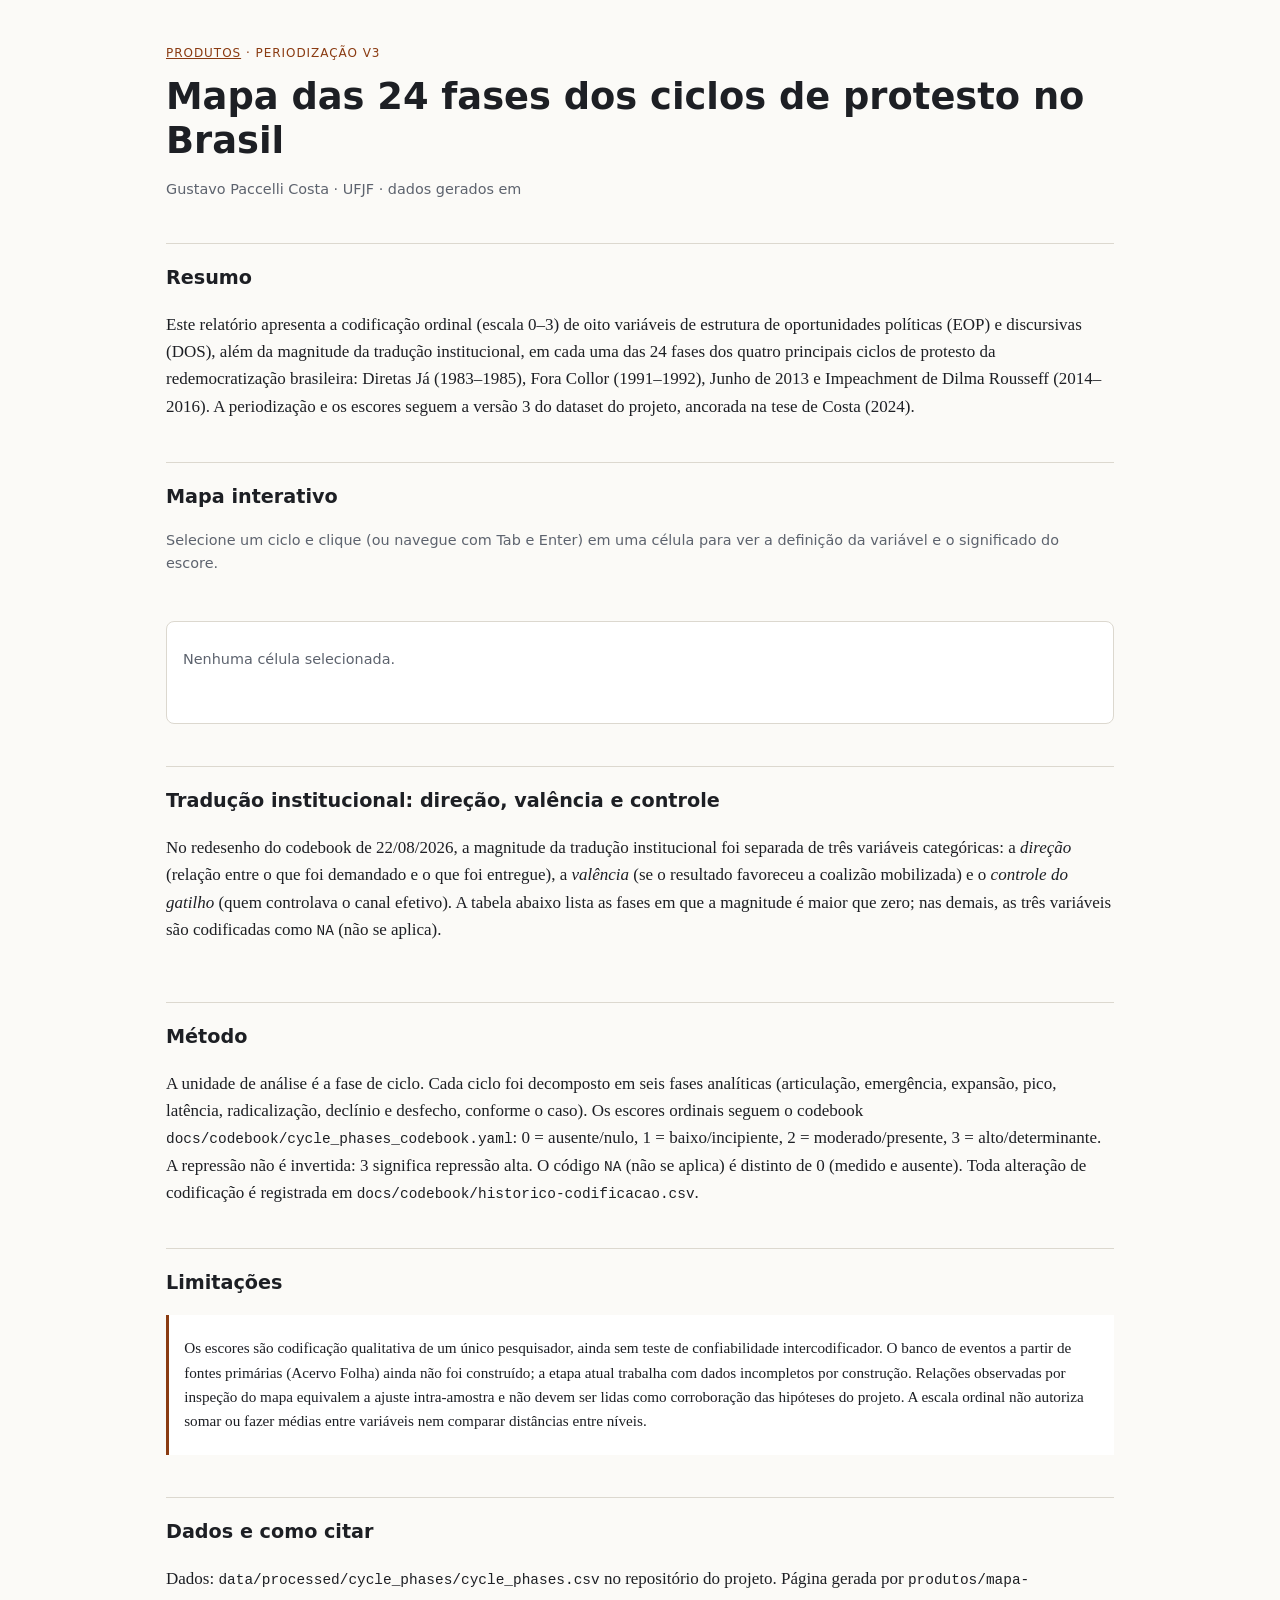
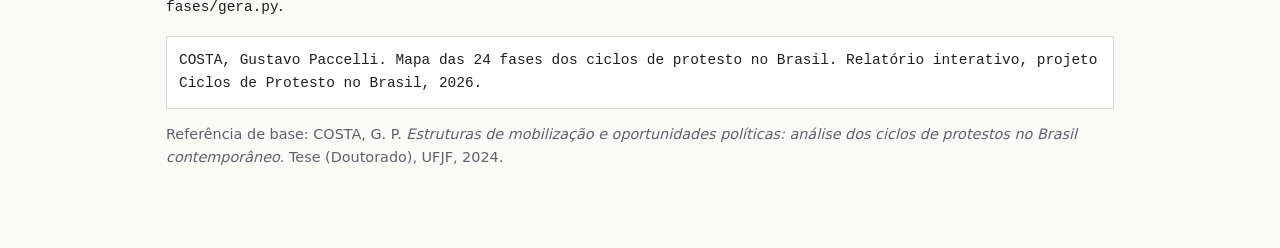
<file: produtos/mapa-fases/modelo.html>
<!doctype html>
<html lang="pt-BR">
<head>
<meta charset="utf-8">
<meta name="viewport" content="width=device-width, initial-scale=1">
<title>Mapa das 24 Fases</title>
<meta name="description" content="Codificação ordinal de EOP e DOS nas 24 fases dos quatro ciclos de protesto da redemocratização brasileira.">
<link rel="stylesheet" href="../estilo.css">
<style>
  .filtros { display: flex; flex-wrap: wrap; gap: 8px; margin: 1em 0; font-family: var(--sans); }
  .filtros button { font: inherit; font-size: .85rem; padding: 6px 12px; border: 1px solid var(--line); background: var(--card); color: var(--fg); border-radius: 999px; cursor: pointer; }
  .filtros button[aria-pressed="true"] { background: var(--fg); color: var(--bg); border-color: var(--fg); }
  table.mapa { border-collapse: separate; border-spacing: 2px; font-size: .8rem; min-width: 640px; }
  .mapa th { font-weight: 600; text-align: left; vertical-align: bottom; padding: 4px; }
  .mapa thead th.var { writing-mode: vertical-rl; transform: rotate(180deg); height: 150px; white-space: nowrap; font-weight: 500; color: var(--muted); }
  .mapa thead th.bloco { text-align: center; border-bottom: 2px solid var(--line); writing-mode: horizontal-tb; transform: none; height: auto; }
  .mapa th.fase { white-space: nowrap; font-weight: 500; position: sticky; left: 0; background: var(--bg); z-index: 1; }
  .mapa th.fase small { color: var(--muted); display: block; font-weight: 400; }
  .mapa tr.ciclo th { padding-top: 14px; font-size: .9rem; color: var(--accent); }
  .mapa td { width: 44px; height: 34px; text-align: center; font-weight: 600; border-radius: 3px; cursor: pointer; }
  .mapa td:focus-visible, .mapa td.ativa { outline: 2px solid var(--fg); outline-offset: 1px; }
  .v0 { background: var(--s0); color: var(--s0-fg); } .v1 { background: var(--s1); color: var(--s1-fg); }
  .v2 { background: var(--s2); color: var(--s2-fg); } .v3 { background: var(--s3); color: var(--s3-fg); }
  .vNA { background: var(--na); color: var(--muted); }
  .sep { border-left: 6px solid transparent; }
  .legenda { display: flex; flex-wrap: wrap; gap: 12px; font-family: var(--sans); font-size: .8rem; color: var(--muted); align-items: center; }
  .legenda span.sw { display: inline-block; width: 18px; height: 14px; border-radius: 2px; vertical-align: middle; margin-right: 4px; }
  #detalhe { min-height: 7em; background: var(--card); border: 1px solid var(--line); border-radius: 8px; padding: 12px 16px; font-size: .92rem; margin-top: 12px; }
  #detalhe h3 { margin: 0 0 .3em; font-size: 1rem; }
  table.trad { border-collapse: collapse; font-size: .85rem; width: 100%; min-width: 560px; }
  .trad th, .trad td { text-align: left; padding: 6px 8px; border-bottom: 1px solid var(--line); vertical-align: top; }
  .trad td.n { font-weight: 600; }
  abbr { text-decoration: underline dotted; cursor: help; }
</style>
</head>
<body>
<main>
  <p class="kicker"><a href="../">Produtos</a> · Periodização v3</p>
  <h1>Mapa das 24 fases dos ciclos de protesto no Brasil</h1>
  <p class="meta">Gustavo Paccelli Costa · UFJF · dados gerados em <span id="gerado"></span></p>

  <h2>Resumo</h2>
  <p>Este relatório apresenta a codificação ordinal (escala 0–3) de oito variáveis de estrutura de oportunidades políticas (EOP) e discursivas (DOS), além da magnitude da tradução institucional, em cada uma das 24 fases dos quatro principais ciclos de protesto da redemocratização brasileira: Diretas Já (1983–1985), Fora Collor (1991–1992), Junho de 2013 e Impeachment de Dilma Rousseff (2014–2016). A periodização e os escores seguem a versão 3 do dataset do projeto, ancorada na tese de Costa (2024).</p>

  <h2>Mapa interativo</h2>
  <p class="sans meta">Selecione um ciclo e clique (ou navegue com Tab e Enter) em uma célula para ver a definição da variável e o significado do escore.</p>
  <div class="filtros" role="group" aria-label="Filtrar por ciclo" id="filtros"></div>
  <div class="legenda" id="legenda"></div>
  <div class="scroll"><table class="mapa" id="mapa"></table></div>
  <div id="detalhe" aria-live="polite"><p class="meta">Nenhuma célula selecionada.</p></div>

  <h2>Tradução institucional: direção, valência e controle</h2>
  <p>No redesenho do codebook de 22/08/2026, a magnitude da tradução institucional foi separada de três variáveis categóricas: a <em>direção</em> (relação entre o que foi demandado e o que foi entregue), a <em>valência</em> (se o resultado favoreceu a coalizão mobilizada) e o <em>controle do gatilho</em> (quem controlava o canal efetivo). A tabela abaixo lista as fases em que a magnitude é maior que zero; nas demais, as três variáveis são codificadas como <code>NA</code> (não se aplica).</p>
  <div class="scroll"><table class="trad" id="trad"></table></div>

  <h2>Método</h2>
  <p>A unidade de análise é a fase de ciclo. Cada ciclo foi decomposto em seis fases analíticas (articulação, emergência, expansão, pico, latência, radicalização, declínio e desfecho, conforme o caso). Os escores ordinais seguem o codebook <code>docs/codebook/cycle_phases_codebook.yaml</code>: 0 = ausente/nulo, 1 = baixo/incipiente, 2 = moderado/presente, 3 = alto/determinante. A repressão não é invertida: 3 significa repressão alta. O código <code>NA</code> (não se aplica) é distinto de 0 (medido e ausente). Toda alteração de codificação é registrada em <code>docs/codebook/historico-codificacao.csv</code>.</p>

  <h2>Limitações</h2>
  <div class="nota">
    <p>Os escores são codificação qualitativa de um único pesquisador, ainda sem teste de confiabilidade intercodificador. O banco de eventos a partir de fontes primárias (Acervo Folha) ainda não foi construído; a etapa atual trabalha com dados incompletos por construção. Relações observadas por inspeção do mapa equivalem a ajuste intra-amostra e não devem ser lidas como corroboração das hipóteses do projeto. A escala ordinal não autoriza somar ou fazer médias entre variáveis nem comparar distâncias entre níveis.</p>
  </div>

  <h2>Dados e como citar</h2>
  <p>Dados: <code>data/processed/cycle_phases/cycle_phases.csv</code> no repositório do projeto. Página gerada por <code>produtos/mapa-fases/gera.py</code>.</p>
  <pre>COSTA, Gustavo Paccelli. Mapa das 24 fases dos ciclos de protesto no Brasil. Relatório interativo, projeto Ciclos de Protesto no Brasil, 2026.</pre>
  <p class="meta">Referência de base: COSTA, G. P. <em>Estruturas de mobilização e oportunidades políticas: análise dos ciclos de protestos no Brasil contemporâneo</em>. Tese (Doutorado), UFJF, 2024.</p>
</main>
<script>
const D = /*DADOS*/null;
const NOMES_FASE = {articulacao:"Articulação",emergencia:"Emergência",expansao:"Expansão",pico:"Pico",latencia:"Latência",radicalizacao:"Radicalização",declinio:"Declínio",desfecho:"Desfecho"};
const fmt = d => d.split("-").reverse().join("/");
const esc = s => String(s).replace(/[&<>"]/g, c => ({"&":"&amp;","<":"&lt;",">":"&gt;",'"':"&quot;"}[c]));
const cat = (k, v) => v === "NA" ? "NA" : esc(v.replace(/_/g, " "));
document.getElementById("gerado").textContent = fmt(D.gerado_em);

const legenda = document.getElementById("legenda");
legenda.innerHTML = ["0","1","2","3"].map(n => `<span><span class="sw v${n}"></span>${n} ${esc(D.variaveis[0].escala[n])}</span>`).join("")
  + `<span><span class="sw vNA"></span>NA não se aplica</span>`;

let filtro = "todos";
const filtros = document.getElementById("filtros");
const opcoes = [["todos","Todos"], ...Object.entries(D.ciclos).map(([k,c]) => [k, c.nome])];
filtros.innerHTML = opcoes.map(([k,n]) => `<button data-c="${k}" aria-pressed="${k===filtro}">${esc(n)}</button>`).join("");
filtros.addEventListener("click", e => {
  const b = e.target.closest("button"); if (!b) return;
  filtro = b.dataset.c;
  filtros.querySelectorAll("button").forEach(x => x.setAttribute("aria-pressed", x === b));
  desenha();
});

function desenha() {
  const V = D.variaveis;
  const blocos = [];
  V.forEach(v => { const u = blocos[blocos.length-1]; u && u.b === v.bloco ? u.n++ : blocos.push({b:v.bloco,n:1}); });
  const ini = new Set(V.map((v,i) => i>0 && V[i-1].bloco !== v.bloco ? i : -1));
  let h = `<thead><tr><th></th>${blocos.map(b => `<th class="bloco" colspan="${b.n}">${b.b}</th>`).join("")}</tr>`;
  h += `<tr><th scope="col">Fase</th>${V.map((v,i) => `<th class="var${ini.has(i)?" sep":""}" scope="col">${esc(v.rotulo)}</th>`).join("")}</tr></thead><tbody>`;
  let ciclo = null;
  D.fases.filter(f => filtro === "todos" || f.cycle === filtro).forEach(f => {
    if (f.cycle !== ciclo) { ciclo = f.cycle; h += `<tr class="ciclo"><th colspan="${V.length+1}">${esc(D.ciclos[ciclo].nome)}</th></tr>`; }
    h += `<tr><th class="fase" scope="row">${esc(f.phase_id)} · ${NOMES_FASE[f.phase] || esc(f.phase)}<small>${fmt(f.date_start)} a ${fmt(f.date_end)}</small></th>`;
    V.forEach((v,i) => { const x = f[v.id];
      h += `<td tabindex="0" class="v${x}${ini.has(i)?" sep":""}" data-f="${esc(f.phase_id)}" data-v="${v.id}" aria-label="${esc(f.phase_id)}, ${esc(v.rotulo)}: ${x}">${x}</td>`; });
    h += `</tr>`;
  });
  document.getElementById("mapa").innerHTML = h + `</tbody>`;
}

function detalhe(td) {
  document.querySelectorAll("#mapa td.ativa").forEach(x => x.classList.remove("ativa"));
  td.classList.add("ativa");
  const f = D.fases.find(x => x.phase_id === td.dataset.f), v = D.variaveis.find(x => x.id === td.dataset.v), x = f[v.id];
  const sig = x === "NA" ? "não se aplica (distinto de 0)" : v.escala[x];
  document.getElementById("detalhe").innerHTML =
    `<h3>${esc(v.rotulo)} · ${esc(f.phase_id)} (${esc(D.ciclos[f.cycle].nome)}, ${NOMES_FASE[f.phase] || esc(f.phase)})</h3>
     <p><strong>Escore ${x}</strong>: ${esc(sig)}.</p>
     <p>${esc(v.descricao)}</p><p class="meta">Fundamentação no codebook: ${esc(v.fundamento)}</p>`;
}
const mapa = document.getElementById("mapa");
mapa.addEventListener("click", e => { const td = e.target.closest("td"); td && detalhe(td); });
mapa.addEventListener("keydown", e => { if ((e.key === "Enter" || e.key === " ") && e.target.matches("td")) { e.preventDefault(); detalhe(e.target); } });
desenha();

const C = D.categorias;
const tt = (k, v) => v === "NA" ? "NA" : `<abbr title="${esc(C[k][v] || "")}">${cat(k, v)}</abbr>`;
document.getElementById("trad").innerHTML =
  `<thead><tr><th>Fase</th><th>Magnitude</th><th>Direção</th><th>Valência</th><th>Controle do gatilho</th></tr></thead><tbody>` +
  D.fases.filter(f => f.traducao_institucional !== "0" && f.traducao_institucional !== "NA").map(f =>
    `<tr><td>${esc(f.phase_id)} · ${esc(D.ciclos[f.cycle].nome)}, ${NOMES_FASE[f.phase] || esc(f.phase)}</td>
     <td class="n">${f.traducao_institucional}</td><td>${tt("traducao_direcao", f.traducao_direcao)}</td>
     <td>${tt("traducao_valencia", f.traducao_valencia)}</td><td>${tt("traducao_controle_gatilho", f.traducao_controle_gatilho)}</td></tr>`).join("") + `</tbody>`;
</script>
</body>
</html>
</file>
<file: produtos/estilo.css>
/* Estilo comum dos produtos. Cores como tokens; modo escuro automático. */
:root {
  --bg: #fbfaf7; --fg: #1d1f24; --muted: #5d636e; --line: #dcd8cf; --card: #ffffff;
  --accent: #8a3b12;
  /* escala sequencial 0–3 (ordinal) */
  --s0: #f1ece2; --s1: #e8b48a; --s2: #c8662f; --s3: #7a2a0a;
  --s0-fg: #1d1f24; --s1-fg: #1d1f24; --s2-fg: #ffffff; --s3-fg: #ffffff;
  --na: repeating-linear-gradient(45deg, transparent 0 4px, var(--line) 4px 6px);
  --font: "Source Serif 4", Georgia, serif; --sans: "Inter", system-ui, sans-serif;
}
@media (prefers-color-scheme: dark) {
  :root:not([data-theme="light"]) {
    --bg: #15171b; --fg: #e9e6df; --muted: #a2a7b1; --line: #33373f; --card: #1d2026;
    --accent: #f0a06a;
    --s0: #2a2d33; --s1: #6e3b1d; --s2: #c0612b; --s3: #f2a46c;
    --s0-fg: #e9e6df; --s1-fg: #ffffff; --s2-fg: #ffffff; --s3-fg: #15171b;
  }
}
:root[data-theme="dark"] {
  --bg: #15171b; --fg: #e9e6df; --muted: #a2a7b1; --line: #33373f; --card: #1d2026;
  --accent: #f0a06a;
  --s0: #2a2d33; --s1: #6e3b1d; --s2: #c0612b; --s3: #f2a46c;
  --s0-fg: #e9e6df; --s1-fg: #ffffff; --s2-fg: #ffffff; --s3-fg: #15171b;
}
* { box-sizing: border-box; }
body { margin: 0; background: var(--bg); color: var(--fg); font: 17px/1.6 var(--font); }
main { max-width: 980px; margin: 0 auto; padding: 32px 16px 64px; }
h1, h2, h3, nav, table, .meta, .sans { font-family: var(--sans); }
h1 { font-size: clamp(1.6rem, 4vw, 2.3rem); line-height: 1.2; margin: .2em 0 .3em; }
h2 { font-size: 1.2rem; margin-top: 2.2em; border-top: 1px solid var(--line); padding-top: 1em; }
a { color: var(--accent); }
.meta { color: var(--muted); font-size: .9rem; }
.kicker { font-family: var(--sans); text-transform: uppercase; letter-spacing: .08em; font-size: .75rem; color: var(--accent); }
.nota { border-left: 3px solid var(--accent); padding: .4em 1em; background: var(--card); font-size: .95rem; }
.cards { display: grid; grid-template-columns: repeat(auto-fill, minmax(260px, 1fr)); gap: 16px; }
.card { background: var(--card); border: 1px solid var(--line); border-radius: 8px; padding: 16px; text-decoration: none; color: inherit; display: block; }
.card:hover { border-color: var(--accent); }
.card h3 { margin: .2em 0; }
.scroll { overflow-x: auto; }
code, pre { font-size: .85em; overflow-wrap: anywhere; }
pre { background: var(--card); border: 1px solid var(--line); padding: 12px; white-space: pre-wrap; }
</file>
